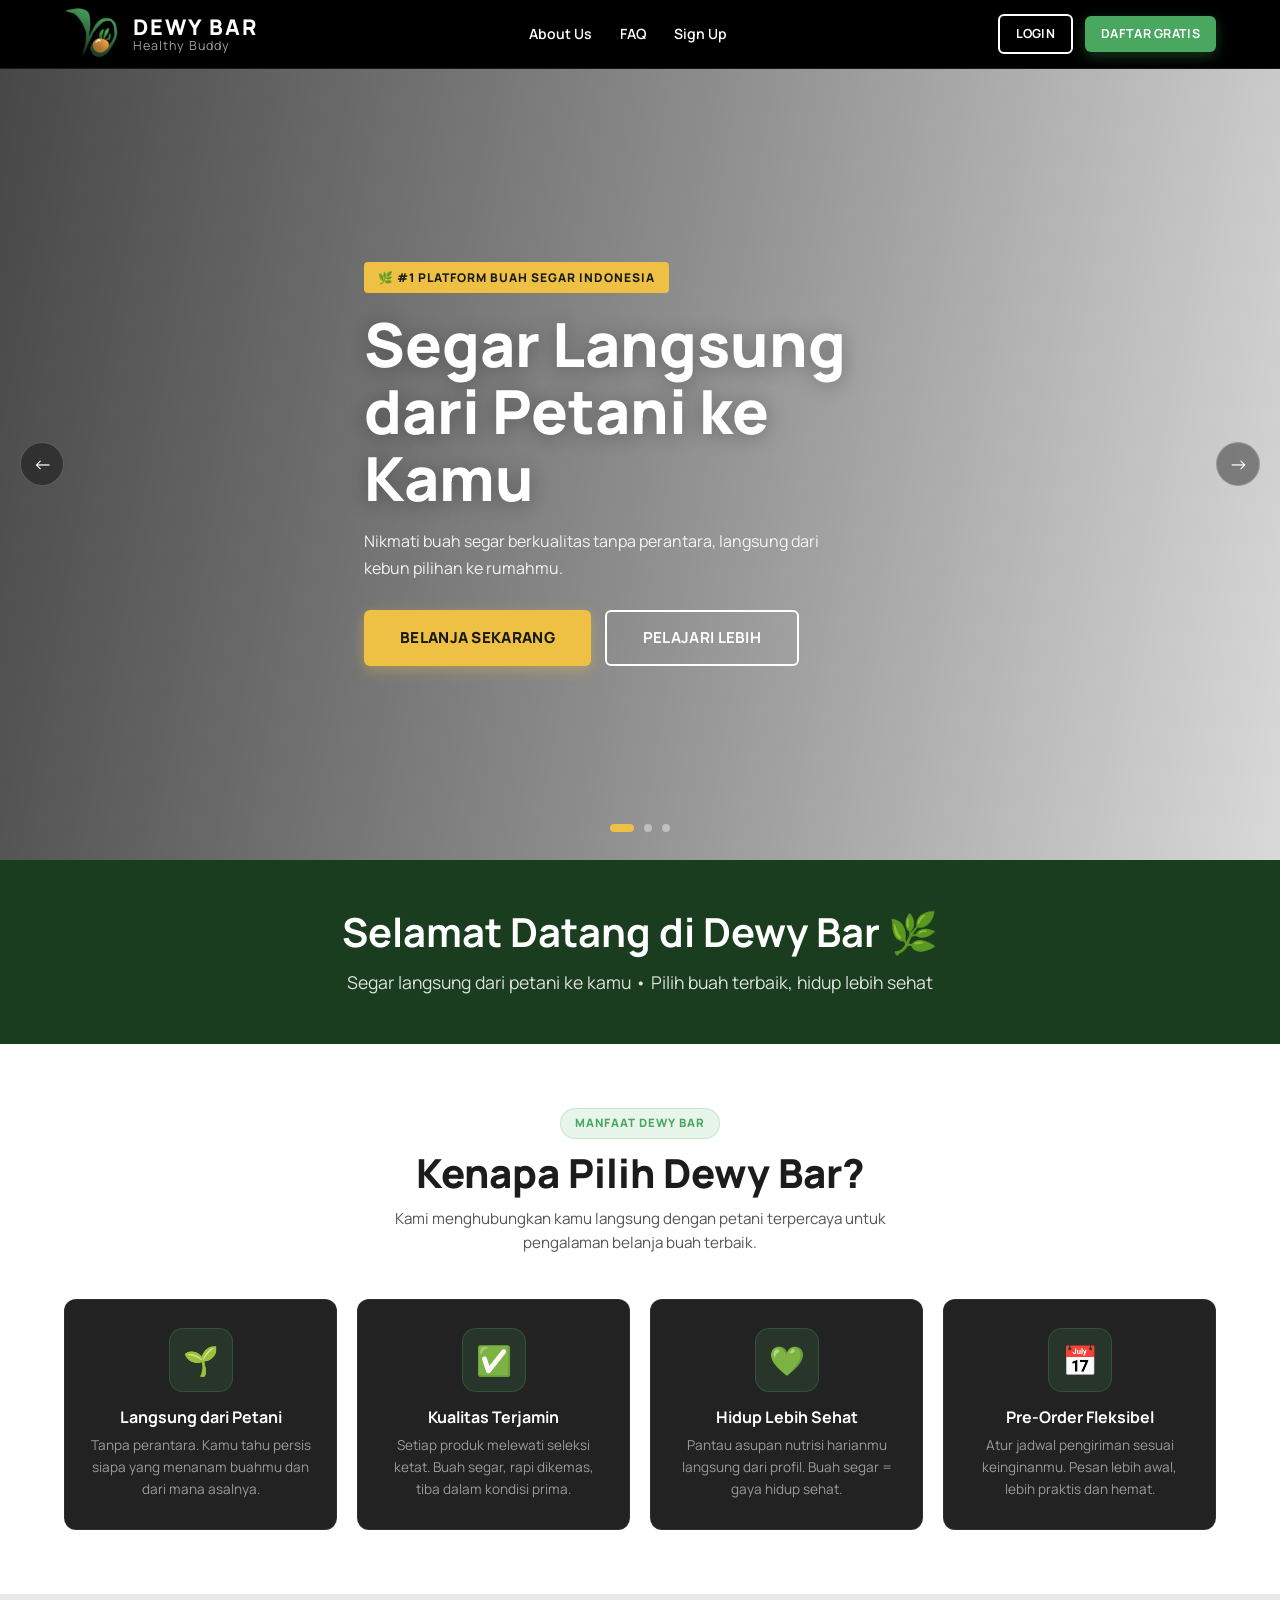
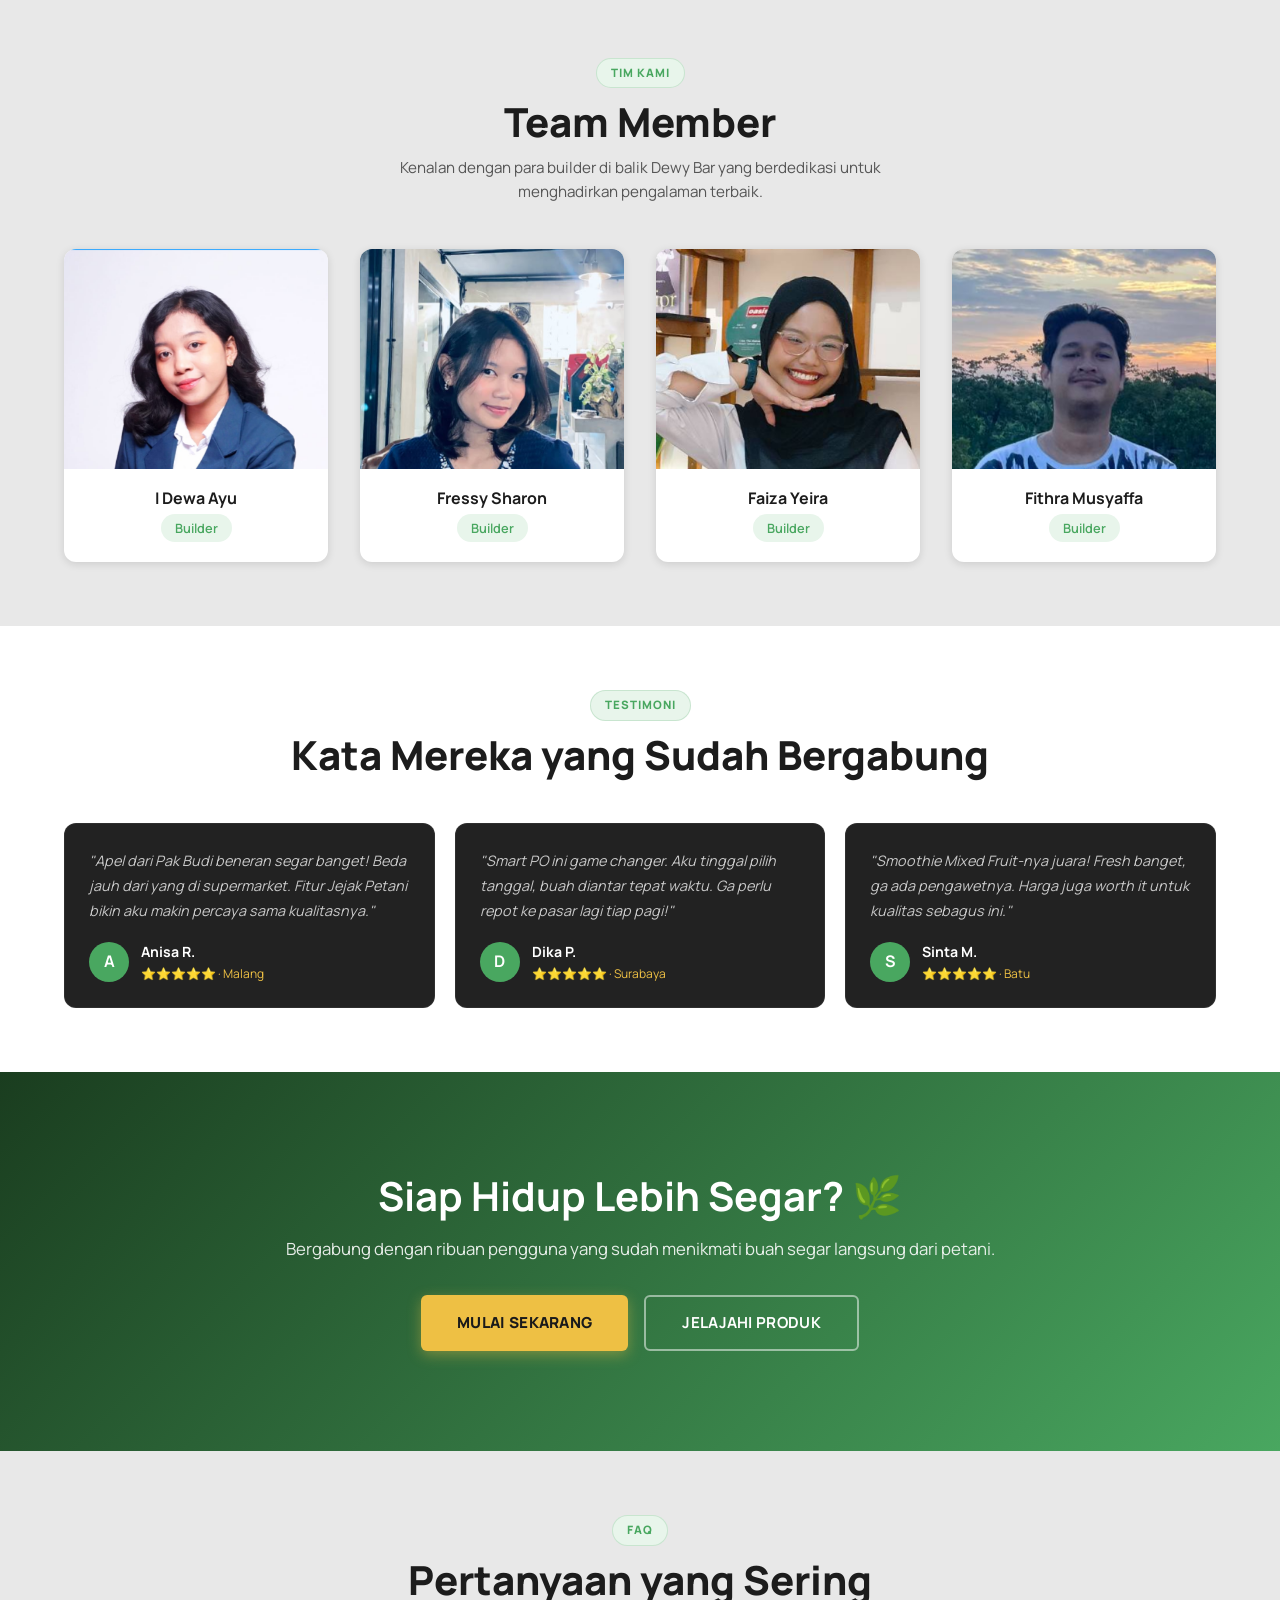
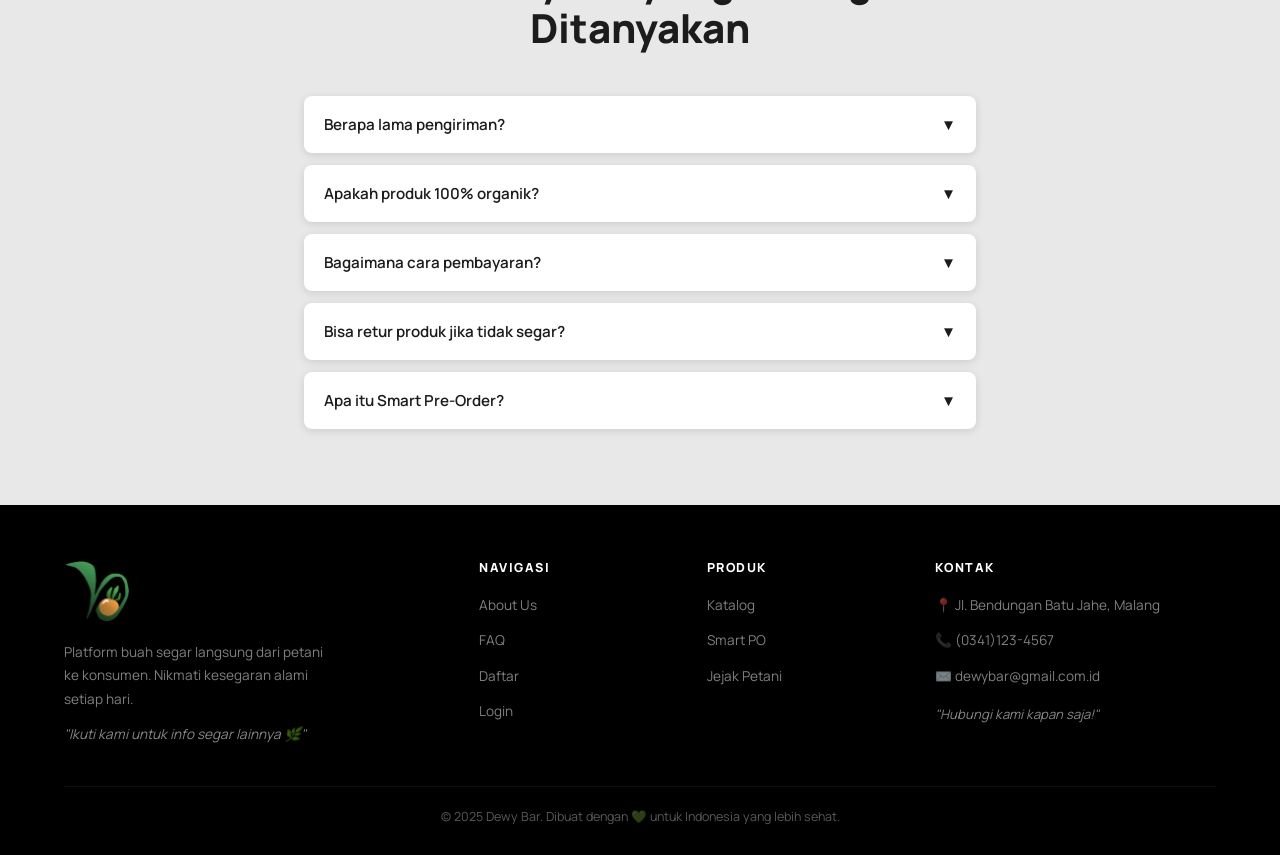
<file: frontend/pages/index.html>
<!DOCTYPE html>
<html lang="id">
<head>
  <meta charset="UTF-8" />
  <meta name="viewport" content="width=device-width, initial-scale=1.0" />
  <title>Dewy Bar 🌿 — Segar Langsung dari Petani</title>
  <link rel="stylesheet" href="../css/style.css" />
  <link rel="stylesheet" href="https://cdnjs.cloudflare.com/ajax/libs/font-awesome/6.5.1/css/all.min.css" />
  <style>
    /* extra home styles */
    .features-grid { display: grid; grid-template-columns: repeat(auto-fit, minmax(200px, 1fr)); gap: 24px; }
    .feature-item  { text-align: center; padding: 32px 20px; }
    .feature-icon  { font-size: 3rem; margin-bottom: 16px; }
    .feature-item h4 { font-family: 'Manrope', sans-serif; font-weight: 700; margin-bottom: 8px; }
    .feature-item p  { font-size: .88rem; color: var(--text-mid); }
    .cta-section {
      background: linear-gradient(135deg, var(--green-deep), var(--green-mid));
      color: var(--white); text-align: center; padding: 100px 24px;
    }
    .cta-section h2 { margin-bottom: 16px; }
    .cta-section p  { opacity: .88; margin-bottom: 32px; font-size: 1.05rem; }
    .cta-btns { display: flex; gap: 16px; justify-content: center; flex-wrap: wrap; }

    /* ── BLACK NAVBAR OVERRIDE ── */
    .navbar {
      background: #000000 !important;
      border-bottom: 1px solid rgba(255,255,255,.1) !important;
    }
    .navbar.scrolled { box-shadow: 0 4px 24px rgba(0,0,0,.5) !important; }

    /* Logo area: icon + DEWY BAR + Healthy Buddy */
    .navbar-logo-wrap {
      display: flex; align-items: center; gap: 14px; text-decoration: none;
    }
    .navbar-logo-wrap img {
      height: 52px; width: auto; object-fit: contain;
    }
    .navbar-logo-text {
      display: flex; flex-direction: column; gap: 1px;
    }
    .navbar-logo-title {
      font-family: 'Manrope', sans-serif;
      font-size: 1.35rem; font-weight: 800;
      color: #ffffff; letter-spacing: 2px;
      line-height: 1.1; text-transform: uppercase;
    }
    .navbar-logo-sub {
      font-family: 'Manrope', sans-serif;
      font-size: 0.78rem; font-weight: 400;
      color: #a0a0a0; letter-spacing: 1px;
      line-height: 1;
    }

    /* White nav links */
    .navbar .nav-links a {
      color: #ffffff !important;
    }
    .navbar .nav-links a:hover { color: #49A760 !important; }
    .navbar .nav-links a::after { background: #49A760 !important; }

    /* Login button: white outline */
    .navbar .btn-outline {
      color: #ffffff !important;
      border-color: #ffffff !important;
    }
    .navbar .btn-outline:hover {
      background: #ffffff !important;
      color: #000000 !important;
    }

    /* Hamburger white */
    .navbar .hamburger span { background: #ffffff !important; }

    /* Mobile nav dark */
    .nav-mobile {
      position: fixed; top: 72px; left: 0; right: 0;
      background: #111111; padding: 24px; z-index: 999;
      display: none; flex-direction: column; gap: 16px;
      box-shadow: 0 8px 24px rgba(0,0,0,.5);
    }
    .nav-mobile.open { display: flex; }
    .nav-mobile a { padding: 10px 0; font-weight: 600; color: #ffffff; border-bottom: 1px solid rgba(255,255,255,.1); }
    .nav-mobile a:hover { color: #49A760; }
  </style>
  <!-- Firebase SDK -->
  <!-- Firebase SDK -->
  
  
  
</head>
<body>

<!-- ═══ NAVBAR ═══ -->
<nav class="navbar">
  <div class="navbar-inner">
    <a href="index.html" class="navbar-logo-wrap">
      <img src="../images/logo-full.png" alt="Dewy Bar">
      <div class="navbar-logo-text">
        <span class="navbar-logo-title">DEWY BAR</span>
        <span class="navbar-logo-sub">Healthy Buddy</span>
      </div>
    </a>
    <ul class="nav-links" id="navLinks">
      <li><a href="#about">About Us</a></li>
      <li><a href="#faq">FAQ</a></li>
      <li><a href="signup.html">Sign Up</a></li>
    </ul>
    <div class="nav-actions">
      <a href="login.html" class="btn btn-outline btn-sm">Login</a>
      <a href="signup.html" class="btn btn-primary btn-sm">Daftar Gratis</a>
    </div>
    <button class="hamburger" id="ham" aria-label="Menu">
      <span></span><span></span><span></span>
    </button>
  </div>
</nav>
<div class="nav-mobile" id="navMobile">
  <a href="#about">About Us</a>
  <a href="#faq">FAQ</a>
  <a href="signup.html">Sign Up</a>
  <a href="login.html">Login</a>
</div>

<!-- ═══ HERO SLIDER ═══ -->
<section class="hero-slider" id="heroSlider">
  <!-- Slide 1 -->
  <div class="slide active" data-index="0">
    <div class="slide-bg" style="background-image: url('https://images.unsplash.com/photo-1610832958506-aa56368176cf?w=1600&auto=format&fit=crop');"></div>
    <div class="slide-content container">
      <div class="slide-label">🌿 #1 Platform Buah Segar Indonesia</div>
      <h1>Segar Langsung dari Petani ke Kamu</h1>
      <p>Nikmati buah segar berkualitas tanpa perantara, langsung dari kebun pilihan ke rumahmu.</p>
      <div class="slide-btns">
        <a href="signup.html" class="btn btn-gold btn-lg">Belanja Sekarang</a>
        <a href="#about" class="btn btn-outline btn-lg" style="color:white;border-color:white;">Pelajari Lebih</a>
      </div>
    </div>
  </div>
  <!-- Slide 2 -->
  <div class="slide" data-index="1">
    <div class="slide-bg" style="background-image: url('https://images.unsplash.com/photo-1577234286642-fc512a5f8f11?w=1600&auto=format&fit=crop');"></div>
    <div class="slide-content container">
      <div class="slide-label">🍎 Solusi Buah Berkualitas</div>
      <h1>Capek Dapat Buah Kurang Fresh?</h1>
      <p>Dewy Bar hadir dengan produk segar, transparan, dan langsung dari sumbernya — dijamin kualitasnya.</p>
      <div class="slide-btns">
        <a href="signup.html" class="btn btn-gold btn-lg">Lihat Produk</a>
      </div>
    </div>
  </div>
  <!-- Slide 3 -->
  <div class="slide" data-index="2">
    <div class="slide-bg" style="background-image: url('https://images.unsplash.com/photo-1464226184884-fa280b87c399?w=1600&auto=format&fit=crop');"></div>
    <div class="slide-content container">
      <div class="slide-label">🌱 Fitur Unggulan</div>
      <h1>Atur Pesanan & Kenali Petaninya</h1>
      <p>Pilih jadwal pengiriman dan lihat langsung siapa yang menanam buahmu. Transparan dari kebun ke meja.</p>
      <div class="slide-btns">
        <a href="signup.html" class="btn btn-gold btn-lg">Coba Smart PO</a>
        <a href="#farmers" class="btn btn-outline btn-lg" style="color:white;border-color:white;">Jejak Petani</a>
      </div>
    </div>
  </div>

  <!-- Controls -->
  <button class="slider-arrow prev" id="sliderPrev" aria-label="Sebelumnya">&#8592;</button>
  <button class="slider-arrow next" id="sliderNext" aria-label="Berikutnya">&#8594;</button>
  <div class="slider-controls">
    <div class="dot active" data-dot="0"></div>
    <div class="dot" data-dot="1"></div>
    <div class="dot" data-dot="2"></div>
  </div>
</section>

<!-- ═══ SELAMAT DATANG ═══ -->
<section class="section" style="background: var(--green-deep); color: white; padding: 48px 0; text-align: center;">
  <div class="container">
    <h2>Selamat Datang di Dewy Bar 🌿</h2>
    <p style="opacity:.85; margin-top:12px; font-size:1.1rem;">
      Segar langsung dari petani ke kamu • Pilih buah terbaik, hidup lebih sehat
    </p>
  </div>
</section>

<!-- ═══ MANFAAT ═══ -->
<section class="section" id="about">
  <div class="container">
    <div class="section-header fade-up">
      <div class="badge-pill">Manfaat Dewy Bar</div>
      <h2>Kenapa Pilih Dewy Bar?</h2>
      <p>Kami menghubungkan kamu langsung dengan petani terpercaya untuk pengalaman belanja buah terbaik.</p>
    </div>
    <div class="benefits-grid">
      <div class="benefit-card fade-up">
        <div class="benefit-icon">🌱</div>
        <h3>Langsung dari Petani</h3>
        <p>Tanpa perantara. Kamu tahu persis siapa yang menanam buahmu dan dari mana asalnya.</p>
      </div>
      <div class="benefit-card fade-up">
        <div class="benefit-icon">✅</div>
        <h3>Kualitas Terjamin</h3>
        <p>Setiap produk melewati seleksi ketat. Buah segar, rapi dikemas, tiba dalam kondisi prima.</p>
      </div>
      <div class="benefit-card fade-up">
        <div class="benefit-icon">💚</div>
        <h3>Hidup Lebih Sehat</h3>
        <p>Pantau asupan nutrisi harianmu langsung dari profil. Buah segar = gaya hidup sehat.</p>
      </div>
      <div class="benefit-card fade-up">
        <div class="benefit-icon">📅</div>
        <h3>Pre-Order Fleksibel</h3>
        <p>Atur jadwal pengiriman sesuai keinginanmu. Pesan lebih awal, lebih praktis dan hemat.</p>
      </div>
    </div>
  </div>
</section>

<!-- ═══ TEAM MEMBER ═══ -->
<section class="section" style="background: var(--cream-dark);">
  <div class="container">
    <div class="section-header fade-up">
      <div class="badge-pill">Tim Kami</div>
      <h2>Team Member</h2>
      <p>Kenalan dengan para builder di balik Dewy Bar yang berdedikasi untuk menghadirkan pengalaman terbaik.</p>
    </div>
    <div class="team-grid" style="display:grid;grid-template-columns:repeat(auto-fit,minmax(220px,1fr));gap:32px;">
      <div class="team-card fade-up" style="background:var(--white);border-radius:var(--radius);overflow:hidden;box-shadow:var(--shadow-sm);text-align:center;transition:var(--transition);" onmouseover="this.style.transform='translateY(-8px)';this.style.boxShadow='0 16px 48px rgba(73,167,96,.18)'" onmouseout="this.style.transform='';this.style.boxShadow='var(--shadow-sm)'">
        <div style="height:220px;overflow:hidden;">
          <img src="../images/ayu.png" alt="I Dewa Ayu" style="width:100%;height:100%;object-fit:cover;object-position:center top;">
        </div>
        <div style="padding:20px;">
          <h4 style="font-weight:700;font-size:1rem;color:var(--text-dark);margin-bottom:6px;">I Dewa Ayu</h4>
          <span style="display:inline-block;background:var(--green-pale);color:var(--green-mid);padding:4px 14px;border-radius:50px;font-size:.8rem;font-weight:600;">Builder</span>
        </div>
      </div>
      <div class="team-card fade-up" style="background:var(--white);border-radius:var(--radius);overflow:hidden;box-shadow:var(--shadow-sm);text-align:center;transition:var(--transition);" onmouseover="this.style.transform='translateY(-8px)';this.style.boxShadow='0 16px 48px rgba(73,167,96,.18)'" onmouseout="this.style.transform='';this.style.boxShadow='var(--shadow-sm)'">
        <div style="height:220px;overflow:hidden;">
          <img src="../images/fressy.png" alt="Fressy Sharon" style="width:100%;height:100%;object-fit:cover;object-position:center top;">
        </div>
        <div style="padding:20px;">
          <h4 style="font-weight:700;font-size:1rem;color:var(--text-dark);margin-bottom:6px;">Fressy Sharon</h4>
          <span style="display:inline-block;background:var(--green-pale);color:var(--green-mid);padding:4px 14px;border-radius:50px;font-size:.8rem;font-weight:600;">Builder</span>
        </div>
      </div>
      <div class="team-card fade-up" style="background:var(--white);border-radius:var(--radius);overflow:hidden;box-shadow:var(--shadow-sm);text-align:center;transition:var(--transition);" onmouseover="this.style.transform='translateY(-8px)';this.style.boxShadow='0 16px 48px rgba(73,167,96,.18)'" onmouseout="this.style.transform='';this.style.boxShadow='var(--shadow-sm)'">
        <div style="height:220px;overflow:hidden;">
          <img src="../images/faiza.png" alt="Faiza Yeira" style="width:100%;height:100%;object-fit:cover;object-position:center top;">
        </div>
        <div style="padding:20px;">
          <h4 style="font-weight:700;font-size:1rem;color:var(--text-dark);margin-bottom:6px;">Faiza Yeira</h4>
          <span style="display:inline-block;background:var(--green-pale);color:var(--green-mid);padding:4px 14px;border-radius:50px;font-size:.8rem;font-weight:600;">Builder</span>
        </div>
      </div>
      <div class="team-card fade-up" style="background:var(--white);border-radius:var(--radius);overflow:hidden;box-shadow:var(--shadow-sm);text-align:center;transition:var(--transition);" onmouseover="this.style.transform='translateY(-8px)';this.style.boxShadow='0 16px 48px rgba(73,167,96,.18)'" onmouseout="this.style.transform='';this.style.boxShadow='var(--shadow-sm)'">
        <div style="height:220px;overflow:hidden;">
          <img src="../images/fithra.png" alt="Fithra Musyaffa" style="width:100%;height:100%;object-fit:cover;object-position:center top;">
        </div>
        <div style="padding:20px;">
          <h4 style="font-weight:700;font-size:1rem;color:var(--text-dark);margin-bottom:6px;">Fithra Musyaffa</h4>
          <span style="display:inline-block;background:var(--green-pale);color:var(--green-mid);padding:4px 14px;border-radius:50px;font-size:.8rem;font-weight:600;">Builder</span>
        </div>
      </div>
    </div>
  </div>
</section>

<!-- ═══ TESTIMONI ═══ -->
<section class="section">
  <div class="container">
    <div class="section-header fade-up">
      <div class="badge-pill">Testimoni</div>
      <h2>Kata Mereka yang Sudah Bergabung</h2>
    </div>
    <div class="testimonials-grid">
      <div class="testimonial-card fade-up">
        <p>"Apel dari Pak Budi beneran segar banget! Beda jauh dari yang di supermarket. Fitur Jejak Petani bikin aku makin percaya sama kualitasnya."</p>
        <div class="reviewer">
          <div class="reviewer-avatar">A</div>
          <div>
            <div class="reviewer-name">Anisa R.</div>
            <div class="reviewer-detail">⭐⭐⭐⭐⭐ · Malang</div>
          </div>
        </div>
      </div>
      <div class="testimonial-card fade-up">
        <p>"Smart PO ini game changer. Aku tinggal pilih tanggal, buah diantar tepat waktu. Ga perlu repot ke pasar lagi tiap pagi!"</p>
        <div class="reviewer">
          <div class="reviewer-avatar">D</div>
          <div>
            <div class="reviewer-name">Dika P.</div>
            <div class="reviewer-detail">⭐⭐⭐⭐⭐ · Surabaya</div>
          </div>
        </div>
      </div>
      <div class="testimonial-card fade-up">
        <p>"Smoothie Mixed Fruit-nya juara! Fresh banget, ga ada pengawetnya. Harga juga worth it untuk kualitas sebagus ini."</p>
        <div class="reviewer">
          <div class="reviewer-avatar">S</div>
          <div>
            <div class="reviewer-name">Sinta M.</div>
            <div class="reviewer-detail">⭐⭐⭐⭐⭐ · Batu</div>
          </div>
        </div>
      </div>
    </div>
  </div>
</section>

<!-- ═══ CTA ═══ -->
<section class="cta-section">
  <div class="container">
    <h2>Siap Hidup Lebih Segar? 🌿</h2>
    <p>Bergabung dengan ribuan pengguna yang sudah menikmati buah segar langsung dari petani.</p>
    <div class="cta-btns">
      <a href="signup.html" class="btn btn-gold btn-lg">Mulai Sekarang</a>
      <a href="katalog.html" class="btn btn-outline btn-lg" style="color:white;border-color:rgba(255,255,255,.5);">Jelajahi Produk</a>
    </div>
  </div>
</section>

<!-- ═══ FAQ ═══ -->
<section class="section" id="faq" style="background: var(--cream-dark);">
  <div class="container" style="max-width: 720px;">
    <div class="section-header fade-up">
      <div class="badge-pill">FAQ</div>
      <h2>Pertanyaan yang Sering Ditanyakan</h2>
    </div>
    <div id="faqList"></div>
  </div>
</section>

<!-- ═══ FOOTER ═══ -->
<footer>
  <div class="container">
    <div class="footer-grid">
      <div>
        <img src="../images/logo-full.png" alt="Dewy Bar" style="height:64px;width:auto;object-fit:contain;margin-bottom:16px;">
        <p class="footer-desc">Platform buah segar langsung dari petani ke konsumen. Nikmati kesegaran alami setiap hari.</p>
        <p style="margin-top:12px; font-size:.85rem; font-style:italic; opacity:.7;">"Ikuti kami untuk info segar lainnya 🌿"</p>
      </div>
      <div class="footer-col">
        <h4>Navigasi</h4>
        <ul>
          <li><a href="#about">About Us</a></li>
          <li><a href="#faq">FAQ</a></li>
          <li><a href="signup.html">Daftar</a></li>
          <li><a href="login.html">Login</a></li>
        </ul>
      </div>
      <div class="footer-col">
        <h4>Produk</h4>
        <ul>
          <li><a href="katalog.html">Katalog</a></li>
          <li><a href="smartpo.html">Smart PO</a></li>
          <li><a href="jejak-petani.html">Jejak Petani</a></li>
        </ul>
      </div>
      <div class="footer-col">
        <h4>Kontak</h4>
        <ul>
          <li><a href="#">📍 Jl. Bendungan Batu Jahe, Malang</a></li>
          <li><a href="#">📞 (0341)123-4567</a></li>
          <li><a href="#">✉️ dewybar@gmail.com.id</a></li>
        </ul>
        <p style="margin-top:16px; font-size:.82rem; font-style:italic; opacity:.7;">"Hubungi kami kapan saja!"</p>
      </div>
    </div>
    <div class="footer-bottom">
      <p>© 2025 Dewy Bar. Dibuat dengan 💚 untuk Indonesia yang lebih sehat.</p>
    </div>
  </div>
</footer>

<script src="app.js"></script>
<script>
  // ── Slider ─────────────────────────────────────────────────
  let current = 0;
  const slides = document.querySelectorAll('.slide');
  const dots   = document.querySelectorAll('.dot');

  function goSlide(n) {
    slides[current].classList.remove('active');
    dots[current].classList.remove('active');
    current = (n + slides.length) % slides.length;
    slides[current].classList.add('active');
    dots[current].classList.add('active');
  }

  document.getElementById('sliderPrev').onclick = () => goSlide(current - 1);
  document.getElementById('sliderNext').onclick = () => goSlide(current + 1);
  dots.forEach(d => d.addEventListener('click', () => goSlide(+d.dataset.dot)));

  const autoSlide = setInterval(() => goSlide(current + 1), 5000);

  // ── Mobile nav ─────────────────────────────────────────────
  document.getElementById('ham').onclick = () => {
    document.getElementById('navMobile').classList.toggle('open');
  };

  // ── FAQ ────────────────────────────────────────────────────
  const faqs = [
    { q: 'Berapa lama pengiriman?',        a: 'Umumnya 1–2 hari kerja. Dengan Smart PO kamu bisa atur jadwal sesuai keinginan.' },
    { q: 'Apakah produk 100% organik?',    a: 'Sebagian besar petani kami menggunakan metode organik. Lihat detail produk untuk info lengkap.' },
    { q: 'Bagaimana cara pembayaran?',     a: 'Saat ini mendukung QRIS yang bisa digunakan di semua aplikasi e-wallet dan mobile banking.' },
    { q: 'Bisa retur produk jika tidak segar?', a: 'Bisa! Hubungi kami dalam 24 jam setelah produk diterima dan kami akan proses penggantian.' },
    { q: 'Apa itu Smart Pre-Order?',       a: 'Fitur untuk memesan buah di muka dengan memilih tanggal & lokasi pengiriman. Kamu juga bisa lihat siapa saja yang order di lokasi sama.' },
  ];

  const faqList = document.getElementById('faqList');
  faqs.forEach((f, i) => {
    faqList.innerHTML += `
      <div style="background:var(--white);border-radius:var(--radius-sm);margin-bottom:12px;overflow:hidden;box-shadow:var(--shadow-sm);">
        <button onclick="toggleFaq(${i})" id="faqBtn${i}" style="width:100%;padding:18px 20px;text-align:left;font-weight:600;font-size:.95rem;display:flex;justify-content:space-between;align-items:center;color:var(--text-dark);">
          ${f.q} <span id="faqArrow${i}" style="transition:.3s;">▼</span>
        </button>
        <div id="faqBody${i}" style="max-height:0;overflow:hidden;transition:.3s;padding:0 20px;">
          <p style="padding-bottom:16px;color:var(--text-mid);font-size:.9rem;">${f.a}</p>
        </div>
      </div>`;
  });

  function toggleFaq(i) {
    const body  = document.getElementById('faqBody' + i);
    const arrow = document.getElementById('faqArrow' + i);
    const open  = body.style.maxHeight !== '0px' && body.style.maxHeight !== '';
    body.style.maxHeight  = open ? '0' : '200px';
    arrow.style.transform = open ? '' : 'rotate(180deg)';
  }

  // Redirect if already logged in
  redirectIfLoggedIn();
</script>
</body>
</html>
</file>
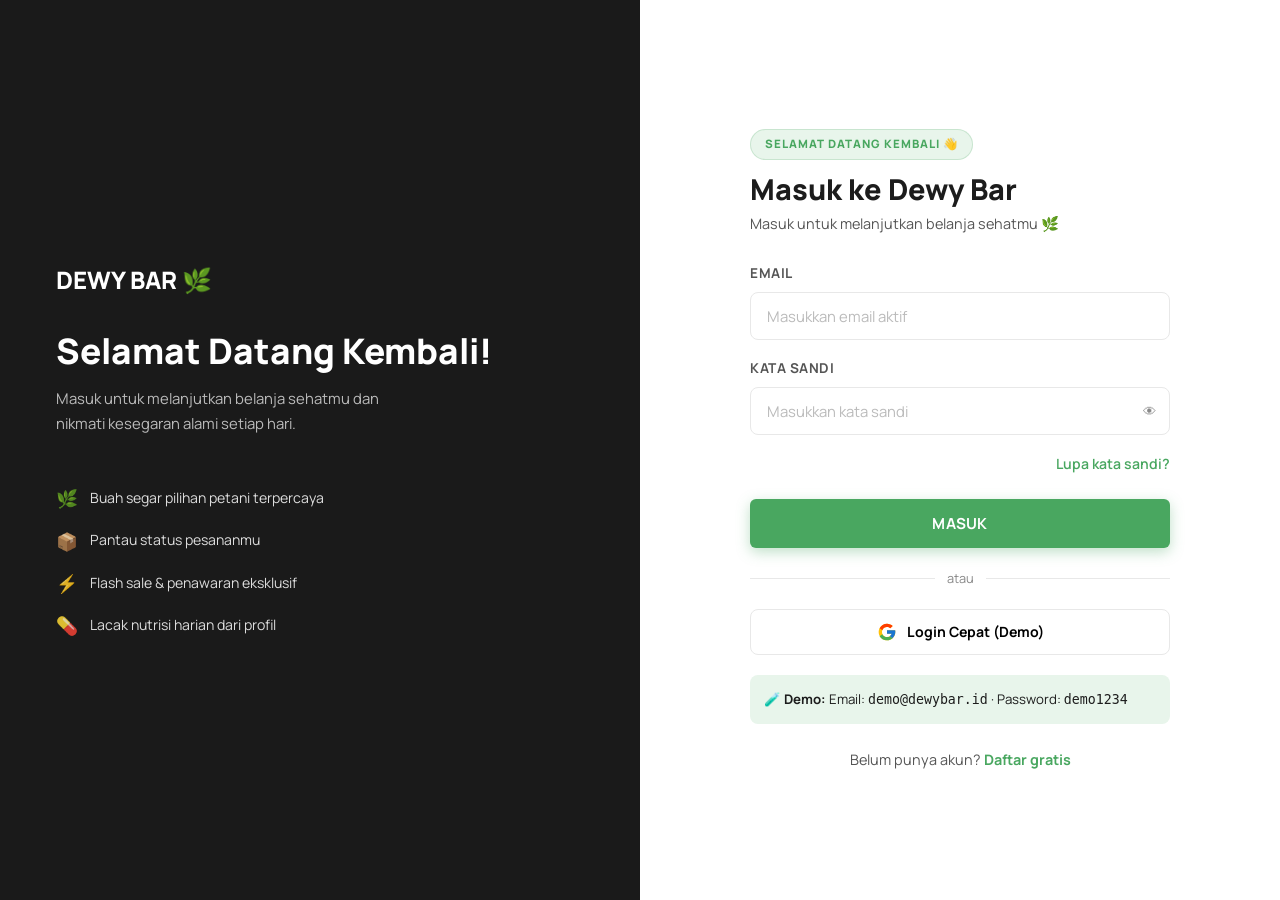
<file: frontend/pages/checkout.html>
<!DOCTYPE html>
<html lang="id">
<head>
  <meta charset="UTF-8" />
  <meta name="viewport" content="width=device-width, initial-scale=1.0" />
  <title>Checkout — Dewy Bar 🌿</title>
  <link rel="stylesheet" href="../css/style.css" />
  <style>
    .page-hero {
      background: linear-gradient(135deg, var(--green-deep), var(--green-mid));
      padding: 110px 0 48px; color: var(--white);
    }
    .checkout-layout {
      display: grid; grid-template-columns: 1fr 380px; gap: 32px; align-items: start;
    }
    .checkout-card {
      background: var(--white); border-radius: var(--radius);
      padding: 32px; box-shadow: var(--shadow-sm); margin-bottom: 20px;
    }
    .checkout-card h3 {
      font-family: 'Manrope', sans-serif; font-weight: 700;
      margin-bottom: 20px; display: flex; align-items: center; gap: 10px;
    }
    .step-badge {
      width: 28px; height: 28px; border-radius: 50%;
      background: var(--green-mid); color: var(--white);
      font-size: .8rem; font-weight: 700;
      display: inline-flex; align-items: center; justify-content: center;
    }
    .checkout-item {
      display: flex; align-items: center; gap: 14px;
      padding: 14px 0; border-bottom: 1px solid var(--cream-dark);
    }
    .checkout-item:last-child { border: none; }
    .checkout-item-img {
      width: 52px; height: 52px; border-radius: var(--radius-sm);
      background: var(--green-pale); display: flex; align-items: center;
      justify-content: center; font-size: 1.6rem; flex-shrink: 0;
    }
    .progress-steps {
      display: flex; align-items: center; gap: 0;
      margin-bottom: 40px; padding: 0 24px;
    }
    .progress-step {
      display: flex; flex-direction: column; align-items: center; gap: 6px;
      flex: 1;
    }
    .step-circle {
      width: 36px; height: 36px; border-radius: 50%;
      background: var(--cream-dark); color: var(--text-light);
      display: flex; align-items: center; justify-content: center;
      font-weight: 700; font-size: .85rem; position: relative; z-index: 1;
    }
    .step-circle.active { background: var(--green-mid); color: var(--white); }
    .step-circle.done   { background: var(--green-light); color: var(--white); }
    .step-line {
      flex: 1; height: 2px; background: var(--cream-dark); margin: 0 -2px; margin-bottom: 22px;
    }
    .step-line.done { background: var(--green-light); }
    .step-label { font-size: .75rem; color: var(--text-light); font-weight: 500; text-align: center; }
  </style>
  <!-- Firebase SDK -->
  <!-- Firebase SDK -->
  
  
  
</head>
<body>

<!-- ═══ NAVBAR ═══ -->
<nav class="navbar">
  <div class="navbar-inner">
    <a href="home-loggedin.html" class="navbar-logo-wrap">
      <img src="../images/logo-full.png" alt="Dewy Bar" style="height:48px;width:auto;object-fit:contain;">
      <div class="navbar-logo-text">
        <span class="navbar-logo-title">DEWY BAR</span>
        <span class="navbar-logo-sub">Healthy Buddy</span>
      </div>
    </a>
    <ul class="nav-links">
      <li><a href="katalog.html">Katalog</a></li>
      <li><a href="smartpo.html">Smart PO</a></li>
    </ul>
    <div class="nav-actions">
      <a href="keranjang.html" class="nav-cart">🛒 <span class="cart-badge">0</span></a>
    </div>
  </div>
</nav>

<!-- ═══ PAGE HERO ═══ -->
<section class="page-hero">
  <div class="container">
    <div class="badge-pill" style="background:rgba(255,255,255,.2);color:white;margin-bottom:12px;">📦 Pemesanan</div>
    <h1>Hampir Selesai! 🎉</h1>
    <p style="opacity:.8;margin-top:8px;">Periksa pesananmu sebelum pembayaran</p>
  </div>
</section>

<!-- ═══ PROGRESS STEPS ═══ -->
<section style="padding: 36px 0 0; background: var(--white);">
  <div class="container" style="max-width: 700px;">
    <div class="progress-steps">
      <div class="progress-step">
        <div class="step-circle done">✓</div>
        <span class="step-label">Keranjang</span>
      </div>
      <div class="step-line done"></div>
      <div class="progress-step">
        <div class="step-circle active">2</div>
        <span class="step-label">Checkout</span>
      </div>
      <div class="step-line"></div>
      <div class="progress-step">
        <div class="step-circle">3</div>
        <span class="step-label">Pembayaran</span>
      </div>
      <div class="step-line"></div>
      <div class="progress-step">
        <div class="step-circle">4</div>
        <span class="step-label">Selesai</span>
      </div>
    </div>
  </div>
</section>

<!-- ═══ CHECKOUT CONTENT ═══ -->
<section class="section">
  <div class="container">

    <div id="loadingState" style="text-align:center;padding:60px;">
      <div class="spinner" style="margin:0 auto;"></div>
      <p style="margin-top:12px;color:var(--text-light);">Memuat data pesanan...</p>
    </div>

    <div id="checkoutContent" class="checkout-layout hidden">
      <!-- Left column -->
      <div>

        <!-- Delivery address -->
        <div class="checkout-card">
          <h3><span class="step-badge">1</span> Alamat Pengiriman</h3>
          <div class="form-group" style="margin-bottom:12px;">
            <label for="recipientName">Nama Penerima</label>
            <input type="text" id="recipientName" class="form-control" placeholder="Nama penerima" />
          </div>
          <div class="form-group" style="margin-bottom:0;">
            <label for="deliveryAddress">Alamat Lengkap</label>
            <input type="text" id="deliveryAddress" class="form-control" placeholder="Jl. Segar No.1, Kota, Provinsi" />
          </div>
        </div>

        <!-- Delivery date -->
        <div class="checkout-card">
          <h3><span class="step-badge">2</span> Jadwal Pengiriman</h3>
          <div class="form-group" style="margin-bottom:0;">
            <label for="deliveryDate">Pilih Tanggal Pengiriman</label>
            <input type="date" id="deliveryDate" class="form-control" />
          </div>
          <p style="font-size:.82rem;color:var(--text-light);margin-top:8px;">
            💡 Pengiriman tersedia Senin–Sabtu. Gunakan Smart PO untuk jadwal lebih fleksibel.
          </p>
        </div>

        <!-- Order items -->
        <div class="checkout-card">
          <h3><span class="step-badge">3</span> Produk Dipesan</h3>
          <div id="checkoutItems"></div>
        </div>

      </div>

      <!-- Right: summary -->
      <div class="order-summary" style="position:sticky;top:100px;">
        <h3>Ringkasan Pesanan</h3>
        <div class="summary-row">
          <span id="coItemCount">0 produk</span>
          <span id="coSubtotal">Rp 0</span>
        </div>
        <div class="summary-row">
          <span>Ongkos Kirim</span>
          <span style="color:var(--green-mid);font-weight:600;">Gratis 🎉</span>
        </div>
        <div class="summary-row" id="coDiscountRow" style="display:none;">
          <span style="color:var(--green-mid);">Diskon</span>
          <span style="color:var(--green-mid);" id="coDiscountVal">- Rp 0</span>
        </div>
        <div class="summary-row total" style="margin-top:12px;padding-top:16px;border-top:2px solid var(--cream-dark);">
          <span>Total Bayar</span>
          <span id="coTotal">Rp 0</span>
        </div>

        <button class="btn btn-primary btn-full btn-lg" style="margin-top:20px;" onclick="placeOrder()">
          Lanjut ke Pembayaran →
        </button>
        <p style="text-align:center;font-size:.8rem;color:var(--text-light);margin-top:12px;">
          🔒 Data kamu aman bersama Dewy Bar
        </p>

        <div style="border-top:1px solid var(--cream-dark);margin-top:20px;padding-top:16px;">
          <a href="keranjang.html" style="display:flex;align-items:center;gap:8px;justify-content:center;font-size:.88rem;color:var(--text-mid);">
            ← Kembali ke Keranjang
          </a>
        </div>
      </div>
    </div>

  </div>
</section>

<script src="app.js"></script>

<script>
  requireAuth();

  const emojiMap = { apel:'🍎', mangga:'🥭', pisang:'🍌', pepaya:'🧡', semangka:'🍉', jeruk:'🍊', jus:'🥤', smoothie:'🥤', fruit:'🍱' };
  function getEmoji(name) {
    return Object.entries(emojiMap).find(([k]) => name.toLowerCase().includes(k))?.[1] || '🍃';
  }

  // Set min delivery date = tomorrow
  const tomorrow = new Date();
  tomorrow.setDate(tomorrow.getDate() + 1);
  document.getElementById('deliveryDate').min   = tomorrow.toISOString().split('T')[0];
  document.getElementById('deliveryDate').value = tomorrow.toISOString().split('T')[0];

  // Pre-fill user data
  const user = Auth.getUser();
  if (user) {
    document.getElementById('recipientName').value    = user.name;
    document.getElementById('deliveryAddress').value  = user.address;
  }

  const discount = parseFloat(localStorage.getItem('dewybar_checkout_discount') || '0');

  async function loadCheckout() {
    try {
      const cart = await API.getCart();
      document.getElementById('loadingState').classList.add('hidden');

      if (!cart.items || !cart.items.length) {
        window.location.href = 'keranjang.html';
        return;
      }

      document.getElementById('checkoutContent').classList.remove('hidden');

      document.getElementById('checkoutItems').innerHTML = cart.items.map(item => {
        const price = item.flash_sale ? item.sale_price : item.price;
        return `
          <div class="checkout-item">
            <div class="checkout-item-img">${getEmoji(item.name)}</div>
            <div style="flex:1;">
              <div style="font-weight:700;margin-bottom:2px;">${item.name}</div>
              <div style="font-size:.82rem;color:var(--text-light);">
                ${item.weight}g · Qty: ${item.qty}
              </div>
            </div>
            <div style="font-weight:700;color:var(--green-deep);">${formatRp(price * item.qty)}</div>
          </div>`;
      }).join('');

      const total = Math.max(0, cart.total - discount);
      document.getElementById('coItemCount').textContent = `${cart.items.length} produk`;
      document.getElementById('coSubtotal').textContent  = formatRp(cart.total);
      document.getElementById('coTotal').textContent     = formatRp(total);

      if (discount > 0) {
        document.getElementById('coDiscountRow').style.display = 'flex';
        document.getElementById('coDiscountVal').textContent   = '- ' + formatRp(discount);
      }

      localStorage.setItem('dewybar_checkout_total', total);

    } catch (err) {
      document.getElementById('loadingState').innerHTML =
        `<p style="color:#e74c3c;text-align:center;">Gagal memuat: ${err.message}</p>`;
    }
  }

  async function placeOrder() {
    const address  = document.getElementById('deliveryAddress').value.trim();
    const date     = document.getElementById('deliveryDate').value;
    if (!address)  { showToast('⚠️','Lengkapi Data','Alamat pengiriman wajib diisi'); return; }
    if (!date)     { showToast('⚠️','Lengkapi Data','Tanggal pengiriman wajib dipilih'); return; }

    const btn = document.querySelector('#checkoutContent button.btn-primary');
    btn.textContent = 'Memproses...';
    btn.disabled    = true;

    try {
      const res = await API.createOrder({
        address,
        delivery_date:  date,
        payment_method: 'QRIS',
        discount:       discount,
      });
      localStorage.setItem('dewybar_order_id', res.order_id);
      localStorage.setItem('dewybar_order_total', res.total);
      localStorage.removeItem('dewybar_checkout_discount');
      window.location.href = 'payment.html';
    } catch (err) {
      showToast('❌','Gagal',err.message);
      btn.textContent = 'Lanjut ke Pembayaran →';
      btn.disabled    = false;
    }
  }

  loadCheckout();
</script>
</body>
</html>
</file>
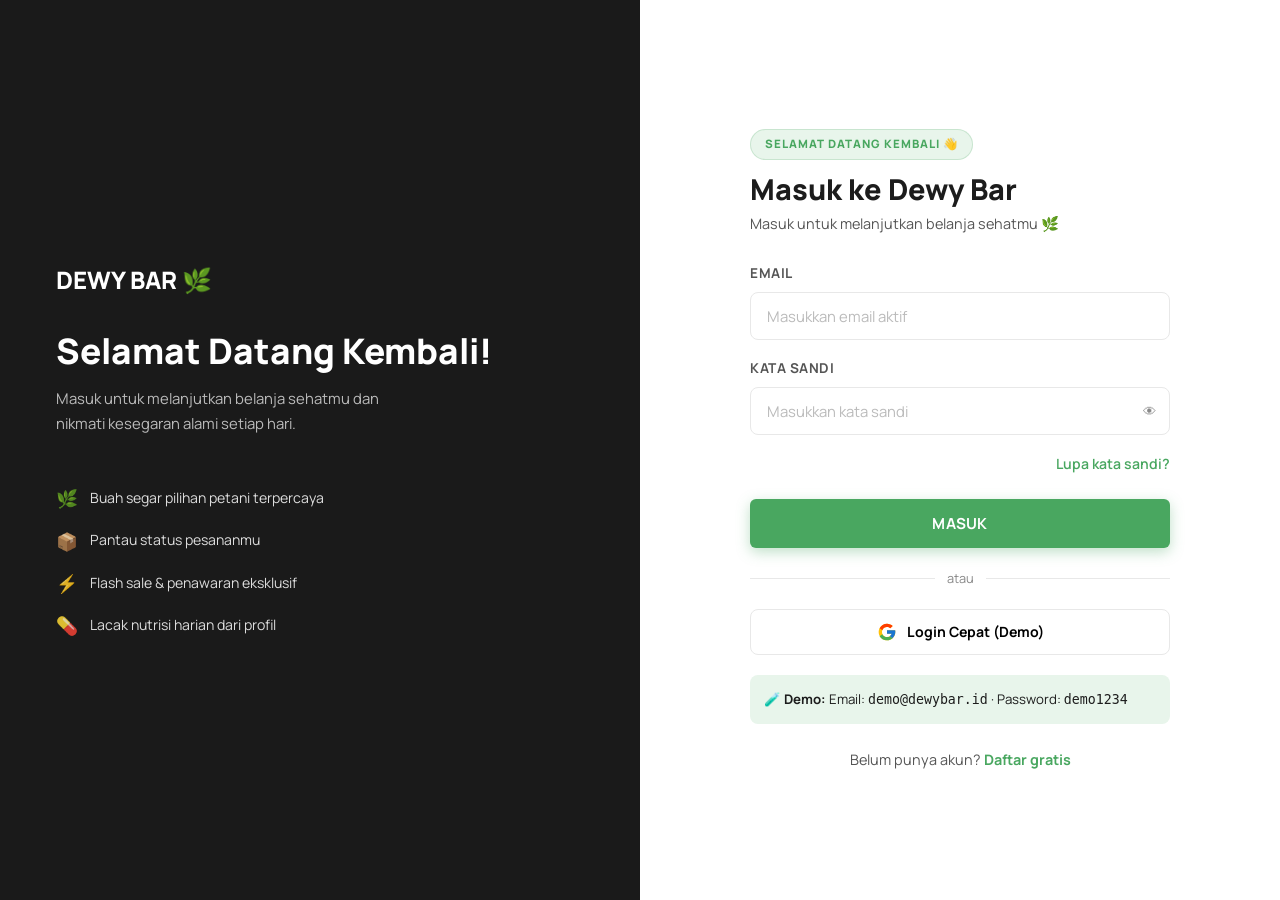
<file: frontend/pages/home-loggedin.html>
<!DOCTYPE html>
<html lang="id">
<head>
  <meta charset="UTF-8" />
  <meta name="viewport" content="width=device-width, initial-scale=1.0" />
  <title>Beranda — Dewy Bar 🌿</title>
  <link rel="stylesheet" href="../css/style.css" />
  <link rel="stylesheet" href="https://cdnjs.cloudflare.com/ajax/libs/font-awesome/6.5.1/css/all.min.css" />
  <style>
    .greeting-hero {
      background: linear-gradient(135deg, var(--green-deep) 0%, var(--green-mid) 60%, #5dba8a 100%);
      padding: 120px 0 72px; color: var(--white); position: relative; overflow: hidden;
    }
    .greeting-hero::before {
      content: '🍎🌿🍊🌱🍇'; position: absolute;
      font-size: 8rem; opacity: .06; right: -40px; top: -20px; letter-spacing: 20px;
    }
    .greeting-hero .subtitle { opacity: .8; font-size: 1.05rem; margin-top: 8px; }
    .quick-actions {
      display: grid; grid-template-columns: repeat(auto-fit, minmax(180px, 1fr));
      gap: 16px; margin-top: 40px;
    }
    .quick-btn {
      background: rgba(255,255,255,.15); backdrop-filter: blur(8px);
      border: 1px solid rgba(255,255,255,.25); border-radius: var(--radius);
      padding: 20px; text-align: center; color: var(--white);
      transition: var(--transition); cursor: pointer; text-decoration: none;
    }
    .quick-btn:hover { background: rgba(255,255,255,.25); transform: translateY(-4px); }
    .quick-btn-icon { font-size: 2rem; margin-bottom: 8px; }
    .quick-btn-label { font-weight: 600; font-size: .9rem; }
    .section-with-bg { background: var(--cream-dark); }
    .horizontal-scroll {
      display: flex; gap: 20px; overflow-x: auto; padding-bottom: 12px;
      scrollbar-width: thin; scrollbar-color: var(--green-light) transparent;
    }
    .horizontal-scroll .product-card { min-width: 220px; flex-shrink: 0; }
    .nav-dropdown { position: relative; }
    .nav-dropdown-menu {
      position: absolute; top: calc(100% + 8px); right: 0;
      background: var(--white); border-radius: var(--radius-sm);
      box-shadow: var(--shadow-lg); min-width: 200px; overflow: hidden;
      opacity: 0; pointer-events: none; transform: translateY(-8px);
      transition: var(--transition); z-index: 100;
    }
    .nav-dropdown:hover .nav-dropdown-menu,
    .nav-dropdown.open .nav-dropdown-menu {
      opacity: 1; pointer-events: all; transform: translateY(0);
    }
    .nav-dropdown-menu a {
      display: flex; align-items: center; gap: 10px;
      padding: 12px 18px; font-size: .9rem; color: var(--text-dark);
      font-weight: 500; transition: var(--transition); border-bottom: 1px solid var(--cream-dark);
    }
    .nav-dropdown-menu a:last-child { border: none; }
    .nav-dropdown-menu a:hover { background: var(--green-pale); color: var(--green-deep); }
  </style>
  <link href="https://fonts.googleapis.com/css2?family=Manrope:wght@300;400;500;600;700;800&display=swap" rel="stylesheet">
  <!-- Firebase SDK -->
  <!-- Firebase SDK -->
  
  
  
</head>
<body>

<!-- ═══ NAVBAR (logged in) ═══ -->
<nav class="navbar">
  <div class="navbar-inner">
    <a href="home-loggedin.html" class="navbar-logo-wrap">
      <img src="../images/logo-full.png" alt="Dewy Bar" style="height:48px;width:auto;object-fit:contain;">
      <div class="navbar-logo-text">
        <span class="navbar-logo-title">DEWY BAR</span>
        <span class="navbar-logo-sub">Healthy Buddy</span>
      </div>
    </a>
    <ul class="nav-links" id="navLinks">
      <li><a href="katalog.html">Katalog</a></li>
      <li><a href="smartpo.html">Smart PO</a></li>
      <li><a href="jejak-petani.html">Jejak Petani</a></li>
      <li><a href="#faq">FAQ</a></li>
      <li><a href="#about">About Us</a></li>
    </ul>
    <div class="nav-actions">
      <a href="keranjang.html" class="nav-cart" aria-label="Keranjang">
        🛒 Keranjang <span class="cart-badge">0</span>
      </a>
      <div class="nav-dropdown" id="profileMenu">
        <button style="display:flex;align-items:center;gap:8px;padding:10px 16px;border-radius:50px;background:var(--green-pale);font-weight:600;font-size:.9rem;cursor:pointer;">
          👤 <span id="navUserName">Profil</span> ▾
        </button>
        <div class="nav-dropdown-menu">
          <a href="profile.html">👤 Profil Saya</a>
          <a href="katalog.html">🛍️ Katalog</a>
          <a href="smartpo.html">📅 Smart PO</a>
          <a href="jejak-petani.html">🌾 Jejak Petani</a>
          <a href="#" id="logoutBtn" style="color:#e74c3c;">🚪 Keluar</a>
        </div>
      </div>
    </div>
  </div>
</nav>

<!-- ═══ GREETING HERO ═══ -->
<section class="greeting-hero">
  <div class="container">
    <div class="badge-pill" style="background:rgba(255,255,255,.2);color:white;">Selamat Datang Kembali 👋</div>
    <h1 style="margin-top:12px;" id="greetingTitle">Halo! Siap hidup lebih segar hari ini?</h1>
    <p class="subtitle">Rekomendasi terbaik untuk kamu hari ini 🌿</p>

    <div class="quick-actions">
      <a href="katalog.html" class="quick-btn">
        <div class="quick-btn-icon">🛍️</div>
        <div class="quick-btn-label">Katalog</div>
      </a>
      <a href="smartpo.html" class="quick-btn">
        <div class="quick-btn-icon">📅</div>
        <div class="quick-btn-label">Smart PO</div>
      </a>
      <a href="jejak-petani.html" class="quick-btn">
        <div class="quick-btn-icon">🌾</div>
        <div class="quick-btn-label">Jejak Petani</div>
      </a>
      <a href="keranjang.html" class="quick-btn">
        <div class="quick-btn-icon">🛒</div>
        <div class="quick-btn-label">Keranjang</div>
      </a>
      <a href="profile.html" class="quick-btn">
        <div class="quick-btn-icon">👤</div>
        <div class="quick-btn-label">Profil</div>
      </a>
    </div>
  </div>
</section>

<!-- ═══ FLASH SALE ═══ -->
<section class="section">
  <div class="container">
    <div class="flash-sale-banner">
      <div>
        <h3>⚡ Flash Sale Hari Ini!</h3>
        <p style="opacity:.85;">Penawaran terbatas — dapatkan produk segar dengan harga spesial</p>
      </div>
      <a href="katalog.html?filter=flash_sale" class="btn btn-gold">Lihat Semua →</a>
    </div>
    <div class="horizontal-scroll" id="flashSaleProducts">
      <div style="display:flex;align-items:center;gap:12px;padding:40px;color:var(--text-light);">
        <div class="spinner"></div> Memuat produk...
      </div>
    </div>
  </div>
</section>

<!-- ═══ BEST SELLERS ═══ -->
<section class="section section-with-bg">
  <div class="container">
    <div class="section-header fade-up">
      <div class="badge-pill">🏆 Terlaris</div>
      <h2>Best Seller Minggu Ini</h2>
      <p>Produk yang paling banyak dibeli pelanggan setia Dewy Bar</p>
    </div>
    <div class="grid-4" id="bestSellerProducts">
      <div style="grid-column:1/-1;text-align:center;padding:40px;color:var(--text-light);">
        <div class="spinner" style="margin:0 auto;"></div>
        <p style="margin-top:12px;">Memuat produk...</p>
      </div>
    </div>
    <div style="text-align:center;margin-top:36px;">
      <a href="katalog.html" class="btn btn-outline">Lihat Semua Produk →</a>
    </div>
  </div>
</section>

<!-- ═══ ABOUT / FAQ ═══ -->
<section class="section" id="about">
  <div class="container">
    <div class="section-header fade-up">
      <div class="badge-pill">Tentang Kami</div>
      <h2>Mengapa Dewy Bar?</h2>
    </div>
    <div class="benefits-grid">
      <div class="benefit-card fade-up">
        <div class="benefit-icon">🌱</div>
        <h3>Langsung dari Petani</h3>
        <p>Tanpa perantara. Transparansi penuh dari kebun ke tanganmu.</p>
      </div>
      <div class="benefit-card fade-up">
        <div class="benefit-icon">📦</div>
        <h3>Smart Pre-Order</h3>
        <p>Jadwalkan pesanan fleksibel, lihat siapa yang order di lokasi sama.</p>
      </div>
      <div class="benefit-card fade-up">
        <div class="benefit-icon">💊</div>
        <h3>Tracker Nutrisi</h3>
        <p>Pantau vitamin & nutrisi dari semua pembelianmu di halaman profil.</p>
      </div>
      <div class="benefit-card fade-up">
        <div class="benefit-icon">⚡</div>
        <h3>Flash Sale Harian</h3>
        <p>Harga spesial setiap hari untuk produk segar pilihan.</p>
      </div>
    </div>
  </div>
</section>

<!-- ═══ FOOTER ═══ -->
<footer>
  <div class="container">
    <div class="footer-grid">
      <div>
        <img src="../images/logo-full.png" alt="Dewy Bar" style="height:64px;width:auto;object-fit:contain;margin-bottom:16px;">
        <p class="footer-desc">Platform buah segar langsung dari petani ke konsumen.</p>
        <div class="footer-social">
          <a href="#" class="social-btn"><i class="fab fa-instagram"></i></a>
          <a href="#" class="social-btn"><i class="fab fa-tiktok"></i></a>
          <a href="#" class="social-btn"><i class="fab fa-facebook"></i></a>
          <a href="#" class="social-btn"><i class="fab fa-linkedin"></i></a>
        </div>
      </div>
      <div class="footer-col">
        <h4>Menu</h4>
        <ul>
          <li><a href="katalog.html">Katalog</a></li>
          <li><a href="smartpo.html">Smart PO</a></li>
          <li><a href="jejak-petani.html">Jejak Petani</a></li>
          <li><a href="profile.html">Profil</a></li>
        </ul>
      </div>
      <div class="footer-col">
        <h4>Bantuan</h4>
        <ul>
          <li><a href="#faq">FAQ</a></li>
          <li><a href="#about">About Us</a></li>
        </ul>
      </div>
      <div class="footer-col">
        <h4>Kontak</h4>
        <ul>
          <li><a href="#">📍 Malang, Jawa Timur</a></li>
          <li><a href="#">✉️ dewybar@gmail.com.id</a></li>
        </ul>
      </div>
    </div>
    <div class="footer-bottom">
      <p>© 2025 Dewy Bar. Dibuat dengan 💚 untuk Indonesia yang lebih sehat.</p>
    </div>
  </div>
</footer>

<script src="app.js"></script>

<script>
  requireAuth();

  // Greeting
  const user = Auth.getUser();
  if (user) {
    document.getElementById('greetingTitle').textContent =
      `Halo, ${user.name}! Siap hidup lebih segar hari ini? 🌿`;
    document.getElementById('navUserName').textContent = user.name.split(' ')[0];
  }

  // Logout
  document.getElementById('logoutBtn').addEventListener('click', async (e) => {
    e.preventDefault();
    try { await API.logout(); } catch (_) {}
    Auth.clear();
    window.location.href = 'index.html';
  });

  // Profile dropdown
  document.getElementById('profileMenu').addEventListener('click', function() {
    this.classList.toggle('open');
  });
  document.addEventListener('click', (e) => {
    if (!document.getElementById('profileMenu').contains(e.target))
      document.getElementById('profileMenu').classList.remove('open');
  });

  // Create product card HTML
  function createCard(p) {
    const price    = p.flash_sale ? p.sale_price : p.price;
    const emoji    = { apel:'🍎', mangga:'🥭', pisang:'🍌', pepaya:'🧡', semangka:'🍉', jeruk:'🍊', jus:'🥤', smoothie:'🥤', fruit:'🍱' };
    const key      = Object.keys(emoji).find(k => p.name.toLowerCase().includes(k)) || 'buah';
    const emojiChar = emoji[key] || '🍃';
    const badge    = p.flash_sale
      ? `<span class="product-badge sale">⚡ Flash Sale</span>`
      : p.best_seller ? `<span class="product-badge">🏆 Best Seller</span>` : '';

    return `
      <div class="product-card">
        ${badge}
        <div class="product-img">${emojiChar}</div>
        <div class="product-info">
          <h3>${p.name}</h3>
          <div class="product-meta">
            <span class="stars">${renderStars(p.rating)}</span>
            <span>${p.rating}</span>
            <span>·</span>
            <span>${p.weight}g</span>
          </div>
          <div class="product-price">
            <span class="price-now">${formatRp(price)}</span>
            ${p.flash_sale ? `<span class="price-old">${formatRp(p.price)}</span>` : ''}
          </div>
          <button class="btn btn-primary btn-full btn-sm" onclick="addCart(${p.id})">
            + Tambah ke Keranjang
          </button>
        </div>
      </div>`;
  }

  async function addCart(pid) {
    try {
      await API.addToCart({ product_id: pid, qty: 1 });
      showToast('✅','Ditambahkan!','Produk berhasil masuk keranjang');
      updateCartBadge();
    } catch (err) {
      showToast('❌','Gagal',err.message);
    }
  }

  // Load flash sale
  API.getProducts({ flash_sale: true }).then(products => {
    const el = document.getElementById('flashSaleProducts');
    el.innerHTML = products.map(createCard).join('');
  }).catch(() => {
    document.getElementById('flashSaleProducts').innerHTML =
      '<p style="padding:20px;color:var(--text-light);">Gagal memuat produk. Coba muat ulang halaman.</p>';
  });

  // Load best sellers
  API.getProducts({ best_seller: true }).then(products => {
    const el = document.getElementById('bestSellerProducts');
    el.innerHTML = products.map(createCard).join('');
  }).catch(() => {
    document.getElementById('bestSellerProducts').innerHTML =
      '<p style="grid-column:1/-1;text-align:center;padding:20px;color:var(--text-light);">Gagal memuat produk. Coba muat ulang halaman.</p>';
  });
</script>
</body>
</html>
</file>
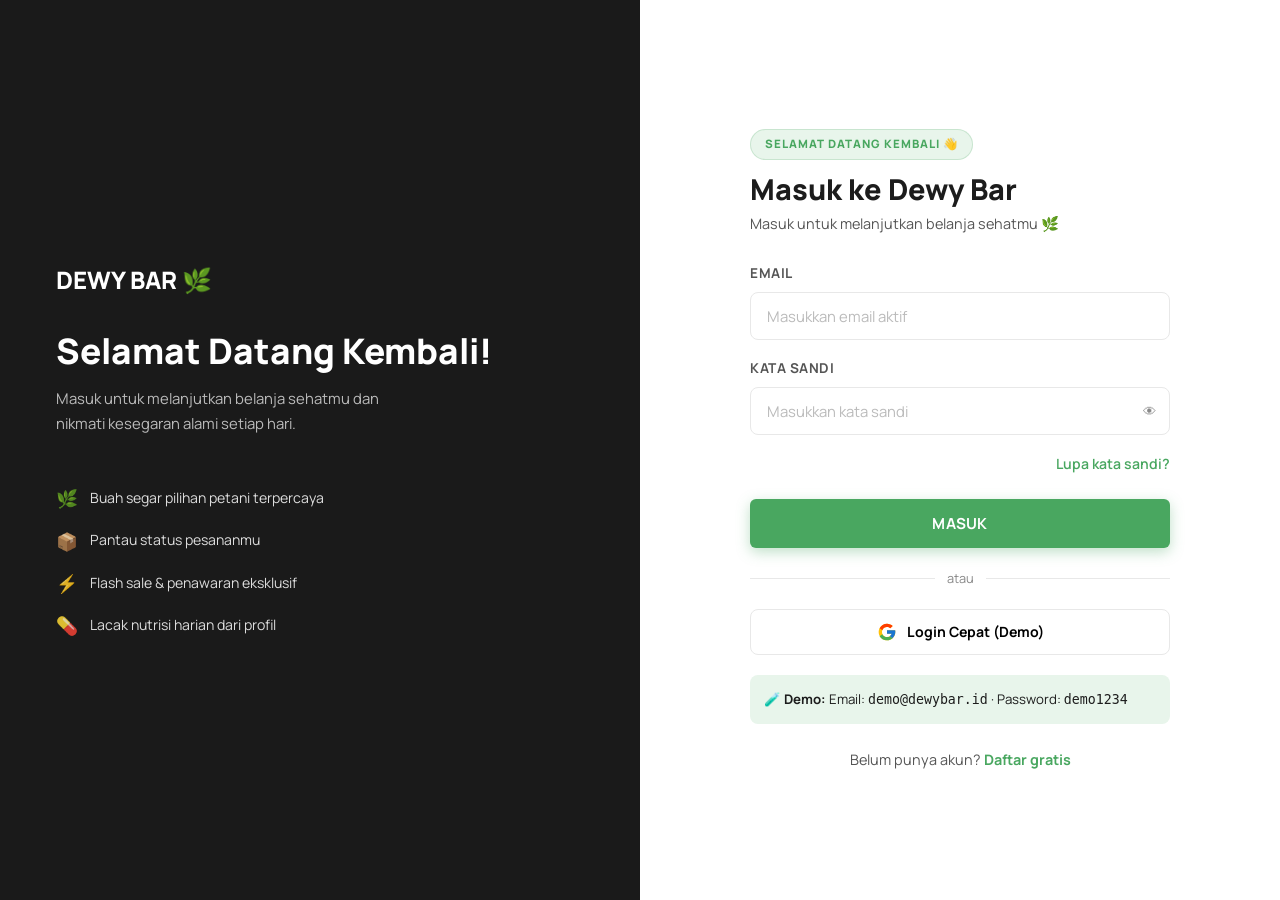
<file: frontend/pages/jejak-petani.html>
<!DOCTYPE html>
<html lang="id">
<head>
  <meta charset="UTF-8" />
  <meta name="viewport" content="width=device-width, initial-scale=1.0" />
  <title>Jejak Petani — Dewy Bar 🌿</title>
  <link rel="stylesheet" href="../css/style.css" />
  <style>
    .page-hero {
      background: linear-gradient(160deg, #2d5a27, #1a4d2e 50%, #2d7a4f);
      padding: 110px 0 72px; color: var(--white);
      position: relative; overflow: hidden;
    }
    .page-hero::before {
      content: '🌾🌱🌿'; font-size: 12rem; opacity: .05;
      position: absolute; right: -60px; bottom: -30px; letter-spacing: 40px;
    }
    .farmer-detail-overlay {
      position: fixed; inset: 0; z-index: 2000;
      background: rgba(0,0,0,.5); backdrop-filter: blur(4px);
      overflow-y: auto; padding: 24px;
      opacity: 0; pointer-events: none; transition: .3s;
    }
    .farmer-detail-overlay.open { opacity: 1; pointer-events: all; }
    .farmer-detail-panel {
      background: var(--white); border-radius: var(--radius);
      max-width: 700px; margin: 0 auto;
      transform: translateY(20px); transition: .3s;
    }
    .farmer-detail-overlay.open .farmer-detail-panel { transform: translateY(0); }
    .farmer-detail-hero {
      background: linear-gradient(135deg, var(--green-deep), var(--green-mid));
      padding: 48px 40px 32px; color: var(--white); border-radius: var(--radius) var(--radius) 0 0;
      display: flex; align-items: center; gap: 24px;
    }
    .farmer-avatar-large {
      width: 90px; height: 90px; border-radius: 50%;
      background: rgba(255,255,255,.2); display: flex; align-items: center;
      justify-content: center; font-size: 3rem; flex-shrink: 0;
      border: 4px solid rgba(255,255,255,.3);
    }
    .farmer-detail-body { padding: 32px 40px; }
    .stat-grid {
      display: grid; grid-template-columns: repeat(3,1fr); gap: 16px; margin: 24px 0;
    }
    .stat-card {
      background: var(--green-pale); border-radius: var(--radius-sm);
      padding: 16px; text-align: center;
    }
    .stat-val   { font-size: 1.4rem; font-weight: 700; color: var(--green-deep); }
    .stat-label { font-size: .78rem; color: var(--text-mid); margin-top: 4px; }
    .product-mini-list { display: grid; grid-template-columns: 1fr 1fr; gap: 12px; }
    .product-mini {
      display: flex; align-items: center; gap: 10px;
      padding: 12px; background: var(--cream); border-radius: var(--radius-sm);
      cursor: pointer; transition: var(--transition);
    }
    .product-mini:hover { background: var(--green-pale); }
    .product-mini-icon { font-size: 1.8rem; }
    .product-mini-info { flex: 1; }
    .product-mini-info .name { font-weight: 600; font-size: .88rem; }
    .product-mini-info .price { font-size: .78rem; color: var(--green-mid); font-weight: 700; }
    .close-detail {
      position: absolute; top: 16px; right: 20px;
      background: rgba(255,255,255,.2); border: none; color: white;
      width: 36px; height: 36px; border-radius: 50%;
      font-size: 1.3rem; cursor: pointer; display: flex; align-items: center; justify-content: center;
      transition: .3s;
    }
    .close-detail:hover { background: rgba(255,255,255,.35); }
    .map-placeholder {
      background: var(--green-pale); border-radius: var(--radius-sm);
      height: 180px; display: flex; flex-direction: column;
      align-items: center; justify-content: center;
      gap: 8px; color: var(--text-mid); font-size: .9rem;
      margin-bottom: 24px;
    }
    .map-pin { font-size: 2.5rem; }
  </style>
  <!-- Firebase SDK -->
  <!-- Firebase SDK -->
  
  
  
</head>
<body>

<!-- ═══ NAVBAR ═══ -->
<nav class="navbar">
  <div class="navbar-inner">
    <a href="home-loggedin.html" class="navbar-logo-wrap">
      <img src="../images/logo-full.png" alt="Dewy Bar" style="height:48px;width:auto;object-fit:contain;">
      <div class="navbar-logo-text">
        <span class="navbar-logo-title">DEWY BAR</span>
        <span class="navbar-logo-sub">Healthy Buddy</span>
      </div>
    </a>
    <ul class="nav-links">
      <li><a href="katalog.html">Katalog</a></li>
      <li><a href="smartpo.html">Smart PO</a></li>
      <li><a href="jejak-petani.html" style="color:var(--green-mid);">Jejak Petani</a></li>
    </ul>
    <div class="nav-actions">
      <a href="keranjang.html" class="nav-cart">🛒 <span class="cart-badge">0</span></a>
      <a href="profile.html" class="btn btn-outline btn-sm">👤 Profil</a>
    </div>
  </div>
</nav>

<!-- ═══ PAGE HERO ═══ -->
<section class="page-hero">
  <div class="container">
    <div class="badge-pill" style="background:rgba(255,255,255,.2);color:white;margin-bottom:12px;">🌾 Transparansi</div>
    <h1>Kenali Petani di Balik Produkmu 🌱</h1>
    <p style="opacity:.85;margin-top:8px;font-size:1.05rem;">
      Langsung dari kebun ke meja makanmu. Setiap buah punya cerita, dan kamu berhak mengenalnya.
    </p>
    <div style="display:flex;gap:24px;margin-top:32px;flex-wrap:wrap;">
      <div style="background:rgba(255,255,255,.15);backdrop-filter:blur(8px);padding:16px 24px;border-radius:var(--radius);border:1px solid rgba(255,255,255,.2);">
        <div style="font-size:1.8rem;font-weight:700;" id="heroFarmerCount">4</div>
        <div style="font-size:.82rem;opacity:.8;">Petani Terverifikasi</div>
      </div>
      <div style="background:rgba(255,255,255,.15);backdrop-filter:blur(8px);padding:16px 24px;border-radius:var(--radius);border:1px solid rgba(255,255,255,.2);">
        <div style="font-size:1.8rem;font-weight:700;">100%</div>
        <div style="font-size:.82rem;opacity:.8;">Langsung dari Kebun</div>
      </div>
      <div style="background:rgba(255,255,255,.15);backdrop-filter:blur(8px);padding:16px 24px;border-radius:var(--radius);border:1px solid rgba(255,255,255,.2);">
        <div style="font-size:1.8rem;font-weight:700;">Jawa Timur</div>
        <div style="font-size:.82rem;opacity:.8;">Area Kebun Kami</div>
      </div>
    </div>
  </div>
</section>

<!-- ═══ FARMERS LIST ═══ -->
<section class="section">
  <div class="container">
    <div class="section-header fade-up" style="text-align:left;">
      <div class="badge-pill">Daftar Petani</div>
      <h2>Mitra Petani Dewy Bar</h2>
      <p>Semua petani kami telah terverifikasi dan menerapkan praktik pertanian yang baik dan berkelanjutan.</p>
    </div>

    <div id="farmersGrid">
      <div style="text-align:center;padding:60px;">
        <div class="spinner" style="margin:0 auto;"></div>
        <p style="margin-top:12px;color:var(--text-light);">Memuat data petani...</p>
      </div>
    </div>
  </div>
</section>

<!-- ═══ FARMER DETAIL OVERLAY ═══ -->
<div class="farmer-detail-overlay" id="farmerDetailOverlay" onclick="closeFarmerDetail(event)">
  <div class="farmer-detail-panel" id="farmerDetailPanel">
    <!-- Filled dynamically -->
  </div>
</div>

<!-- ═══ FOOTER ═══ -->
<footer>
  <div class="container">
    <div style="display:flex;justify-content:space-between;align-items:center;flex-wrap:wrap;gap:16px;">
      <img src="../images/logo-full.png" alt="Dewy Bar" style="height:64px;width:auto;object-fit:contain;margin-bottom:16px;">
      <p style="opacity:.7;font-size:.85rem;">© 2025 Dewy Bar · Mendukung petani lokal Indonesia</p>
    </div>
  </div>
</footer>

<script src="app.js"></script>

<script>
  requireAuth();

  const emojiMap = { apel:'🍎', mangga:'🥭', pisang:'🍌', pepaya:'🧡', semangka:'🍉', jeruk:'🍊', jus:'🥤', smoothie:'🥤', fruit:'🍱' };
  function getEmoji(name) { return Object.entries(emojiMap).find(([k]) => name.toLowerCase().includes(k))?.[1] || '🍃'; }

  const farmerEmojis = { 1:'👨‍🌾', 2:'👩‍🌾', 3:'🧑‍🌾', 4:'👩‍🌾' };

  async function loadFarmers() {
    try {
      const farmers = await API.getFarmers();
      document.getElementById('heroFarmerCount').textContent = farmers.length;
      const grid = document.getElementById('farmersGrid');
      grid.className = 'grid-3';
      grid.innerHTML = farmers.map(f => `
        <div class="farmer-card fade-up" onclick="openFarmer(${f.id})">
          <div class="farmer-img-wrap">
            <span style="font-size:5rem;">${farmerEmojis[f.id] || '👨‍🌾'}</span>
            <div class="farmer-location">📍 ${f.location}</div>
          </div>
          <div class="farmer-info">
            <h3>${f.name}</h3>
            <p>${f.bio}</p>
            <div style="display:flex;align-items:center;justify-content:space-between;">
              <span style="font-size:.8rem;color:var(--text-light);">
                🌱 ${f.product_ids.length} produk
              </span>
              <button class="btn btn-primary btn-sm">Lihat Profil →</button>
            </div>
          </div>
        </div>`).join('');
      initFadeUps();
    } catch (err) {
      document.getElementById('farmersGrid').innerHTML =
        `<p style="text-align:center;padding:40px;color:#e74c3c;">Gagal memuat: ${err.message}</p>`;
    }
  }

  async function openFarmer(id) {
    const overlay = document.getElementById('farmerDetailOverlay');
    const panel   = document.getElementById('farmerDetailPanel');
    panel.innerHTML = `<div style="padding:40px;text-align:center;"><div class="spinner" style="margin:0 auto;"></div></div>`;
    overlay.classList.add('open');

    try {
      const f = await API.getFarmer(id);
      panel.innerHTML = `
        <div style="position:relative;">
          <div class="farmer-detail-hero">
            <div class="farmer-avatar-large">${farmerEmojis[f.id] || '👨‍🌾'}</div>
            <div>
              <div style="font-size:.8rem;opacity:.7;margin-bottom:6px;">Petani Terverifikasi ✅</div>
              <h2 style="font-family:'Manrope',sans-serif;font-size:1.6rem;margin-bottom:6px;">${f.name}</h2>
              <div style="opacity:.8;font-size:.9rem;">📍 ${f.location}</div>
              <div style="opacity:.8;font-size:.85rem;margin-top:4px;">📞 ${f.phone}</div>
            </div>
            <button class="close-detail" onclick="closeFarmerDetail()">×</button>
          </div>
          <div class="farmer-detail-body">
            <div class="stat-grid">
              <div class="stat-card">
                <div class="stat-val">${f.product_ids.length}</div>
                <div class="stat-label">Produk Aktif</div>
              </div>
              <div class="stat-card">
                <div class="stat-val">4.8⭐</div>
                <div class="stat-label">Rating</div>
              </div>
              <div class="stat-card">
                <div class="stat-val">2+ Thn</div>
                <div class="stat-label">Bergabung</div>
              </div>
            </div>

            <h4 style="font-family:'Manrope',sans-serif;font-weight:700;margin-bottom:10px;">Tentang Petani</h4>
            <p style="color:var(--text-mid);font-size:.92rem;line-height:1.7;margin-bottom:24px;">${f.bio}</p>

            <h4 style="font-family:'Manrope',sans-serif;font-weight:700;margin-bottom:12px;">📍 Lokasi Kebun</h4>
            <div class="map-placeholder">
              <div class="map-pin">📍</div>
              <strong>${f.location}</strong>
              <span style="font-size:.78rem;">Peta interaktif memerlukan koneksi Maps API</span>
            </div>

            <h4 style="font-family:'Manrope',sans-serif;font-weight:700;margin-bottom:16px;">🌱 Produk ${f.name}</h4>
            <div class="product-mini-list">
              ${f.products.map(p => {
                const price = p.flash_sale ? p.sale_price : p.price;
                return `
                  <div class="product-mini" onclick="addToCartFromFarmer(${p.id})">
                    <div class="product-mini-icon">${getEmoji(p.name)}</div>
                    <div class="product-mini-info">
                      <div class="name">${p.name}</div>
                      <div class="price">${formatRp(price)}</div>
                    </div>
                    <button class="btn btn-primary btn-sm" style="flex-shrink:0;">+</button>
                  </div>`;
              }).join('')}
            </div>

            <div style="display:flex;gap:12px;margin-top:28px;">
              <button class="btn btn-outline" style="flex:1;" onclick="closeFarmerDetail()">Tutup</button>
              <a href="katalog.html" class="btn btn-primary" style="flex:1;">Lihat Semua Produk</a>
            </div>
          </div>
        </div>`;
    } catch (err) {
      panel.innerHTML = `<div style="padding:40px;text-align:center;color:#e74c3c;">Gagal memuat: ${err.message}</div>`;
    }
  }

  async function addToCartFromFarmer(pid) {
    try {
      await API.addToCart({ product_id: pid, qty: 1 });
      showToast('✅','Ditambahkan!','Produk berhasil masuk keranjang');
      updateCartBadge();
    } catch (err) { showToast('❌','Gagal',err.message); }
  }

  function closeFarmerDetail(event) {
    if (event && event.target !== document.getElementById('farmerDetailOverlay')) return;
    document.getElementById('farmerDetailOverlay').classList.remove('open');
  }

  loadFarmers();
</script>
</body>
</html>
</file>
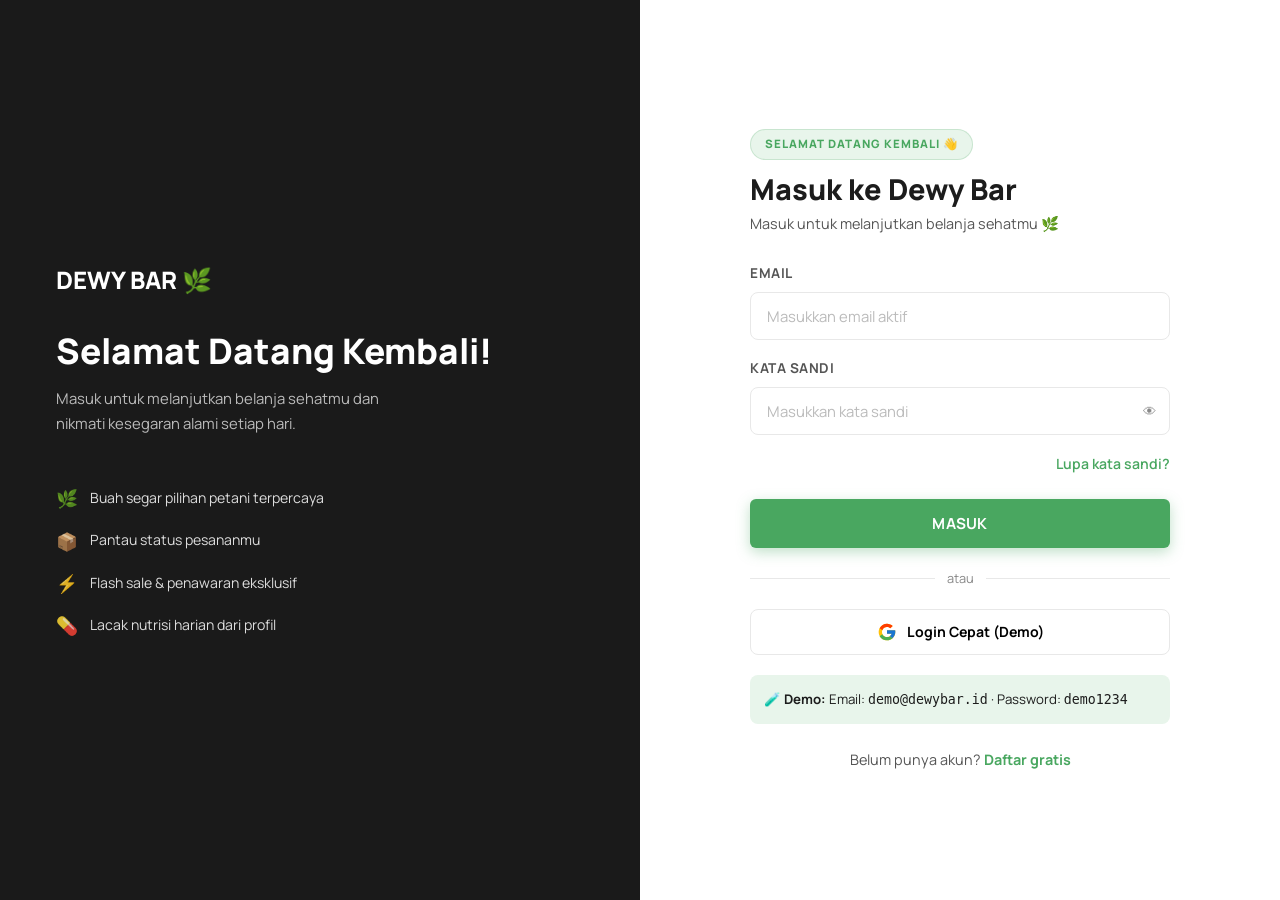
<file: frontend/pages/katalog.html>
<!DOCTYPE html>
<html lang="id">
<head>
  <meta charset="UTF-8" />
  <meta name="viewport" content="width=device-width, initial-scale=1.0" />
  <title>Katalog — Dewy Bar 🌿</title>
  <link rel="stylesheet" href="../css/style.css" />
  <style>
    .filter-bar { display: flex; gap: 12px; align-items: center; flex-wrap: wrap; margin-bottom: 28px; }
    .sort-select {
      padding: 10px 16px; border-radius: 50px; border: 2px solid var(--cream-dark);
      background: var(--white); font-family: inherit; font-size: .88rem;
      color: var(--text-mid); cursor: pointer;
    }
    .products-count { color: var(--text-light); font-size: .9rem; margin-left: auto; }
    .empty-state { text-align: center; padding: 80px 20px; color: var(--text-mid); }
    .empty-state .empty-icon { font-size: 4rem; margin-bottom: 16px; }
    /* detail modal */
    .detail-img { font-size: 6rem; text-align: center; padding: 32px; background: var(--green-pale); border-radius: var(--radius); margin-bottom: 24px; }
    .detail-badges { display: flex; gap: 8px; flex-wrap: wrap; margin-bottom: 16px; }
    .detail-badge { padding: 4px 12px; border-radius: 50px; font-size: .78rem; font-weight: 700; background: var(--green-pale); color: var(--green-mid); }
    .detail-section { margin-bottom: 16px; }
    .detail-section h4 { font-family: 'Manrope',sans-serif; font-weight: 700; margin-bottom: 6px; font-size: .9rem; color: var(--text-mid); text-transform: uppercase; letter-spacing: .5px; }
    .farmer-mini { display: flex; align-items: center; gap: 12px; padding: 14px; background: var(--green-pale); border-radius: var(--radius-sm); }
    .farmer-mini-icon { font-size: 2rem; }
  </style>
  <link href="https://fonts.googleapis.com/css2?family=Manrope:wght@300;400;500;600;700;800&display=swap" rel="stylesheet">
  <!-- Firebase SDK -->
  <!-- Firebase SDK -->
  
  
  
</head>
<body>

<!-- ═══ NAVBAR ═══ -->
<nav class="navbar">
  <div class="navbar-inner">
    <a href="home-loggedin.html" class="navbar-logo-wrap">
      <img src="../images/logo-full.png" alt="Dewy Bar" style="height:48px;width:auto;object-fit:contain;">
      <div class="navbar-logo-text">
        <span class="navbar-logo-title">DEWY BAR</span>
        <span class="navbar-logo-sub">Healthy Buddy</span>
      </div>
    </a>
    <ul class="nav-links">
      <li><a href="katalog.html" style="color:var(--green-mid);">Katalog</a></li>
      <li><a href="smartpo.html">Smart PO</a></li>
      <li><a href="jejak-petani.html">Jejak Petani</a></li>
      <li><a href="home-loggedin.html#faq">FAQ</a></li>
    </ul>
    <div class="nav-actions">
      <a href="keranjang.html" class="nav-cart">🛒 <span class="cart-badge">0</span></a>
      <a href="profile.html" class="btn btn-outline btn-sm">👤 Profil</a>
    </div>
  </div>
</nav>

<!-- ═══ KATALOG HERO ═══ -->
<section class="katalog-hero">
  <div class="container">
    <div class="badge-pill" style="background:rgba(255,255,255,.2);color:white;margin-bottom:12px;">🛍️ Toko Kami</div>
    <h1>Temukan Kesegaran Terbaik</h1>
    <p style="opacity:.85;margin-top:8px;">Pilih produk favoritmu dari buah segar dan olahan pilihan petani terbaik</p>
    <div class="search-bar">
      <input type="text" id="searchInput" placeholder="Cari produk... (apel, jus mangga, dll)" />
      <button class="btn btn-gold btn-sm" onclick="doSearch()">🔍 Cari</button>
    </div>
  </div>
</section>

<!-- ═══ MAIN CATALOG ═══ -->
<section class="section">
  <div class="container">
    <!-- Flash Sale Banner -->
    <div class="flash-sale-banner fade-up" id="flashBanner">
      <div>
        <h3>⚡ Flash Sale Aktif!</h3>
        <p style="opacity:.85;">Produk pilihan dengan harga spesial — terbatas!</p>
      </div>
      <button class="btn btn-gold" onclick="filterByTab('flash')">Lihat Flash Sale</button>
    </div>

    <!-- Category tabs -->
    <div class="category-tabs">
      <button class="tab-btn active" onclick="filterByTab('all')" id="tab-all">🌿 Semua Produk</button>
      <button class="tab-btn" onclick="filterByTab('buah')" id="tab-buah">🍎 Buah Segar</button>
      <button class="tab-btn" onclick="filterByTab('olahan')" id="tab-olahan">🥤 Olahan Segar (Jus, Smoothies, dll)</button>
      <button class="tab-btn" onclick="filterByTab('flash')" id="tab-flash">⚡ Flash Sale</button>
      <button class="tab-btn" onclick="filterByTab('best')" id="tab-best">🏆 Best Seller</button>
    </div>

    <!-- Filter bar -->
    <div class="filter-bar">
      <span style="font-weight:600;font-size:.9rem;">Urutkan:</span>
      <select class="sort-select" id="sortSelect" onchange="renderProducts()">
        <option value="default">Default</option>
        <option value="price-asc">Harga ↑</option>
        <option value="price-desc">Harga ↓</option>
        <option value="rating">Rating Tertinggi</option>
        <option value="name">Nama A-Z</option>
      </select>
      <span class="products-count" id="productsCount">Memuat...</span>
    </div>

    <!-- Products grid -->
    <div class="grid-4" id="productsGrid">
      <div style="grid-column:1/-1;text-align:center;padding:60px;">
        <div class="spinner" style="margin:0 auto;"></div>
        <p style="margin-top:12px;color:var(--text-light);">Memuat produk...</p>
      </div>
    </div>
  </div>
</section>

<!-- ═══ PRODUCT DETAIL MODAL ═══ -->
<div class="modal-overlay" id="detailModal">
  <div class="modal" style="max-width:560px;max-height:90vh;overflow-y:auto;" id="detailContent">
    <!-- filled dynamically -->
  </div>
</div>

<!-- ═══ FOOTER ═══ -->
<footer>
  <div class="container">
    <div style="display:flex;justify-content:space-between;align-items:center;flex-wrap:wrap;gap:16px;">
      <img src="../images/logo-full.png" alt="Dewy Bar" style="height:64px;width:auto;object-fit:contain;margin-bottom:16px;">
      <p style="opacity:.7;font-size:.85rem;">© 2025 Dewy Bar · Buah segar langsung dari petani</p>
    </div>
  </div>
</footer>

<script src="app.js"></script>

<script>
  requireAuth();

  let allProducts = [];
  let currentFilter = 'all';
  const emojiMap = { apel:'🍎', mangga:'🥭', pisang:'🍌', pepaya:'🧡', semangka:'🍉', jeruk:'🍊', jus:'🥤', smoothie:'🥤', fruit:'🍱', anggur:'🍇' };

  function getEmoji(name) {
    const lower = name.toLowerCase();
    return Object.entries(emojiMap).find(([k]) => lower.includes(k))?.[1] || '🍃';
  }

  function filterByTab(tab) {
    currentFilter = tab;
    document.querySelectorAll('.tab-btn').forEach(b => b.classList.remove('active'));
    const el = document.getElementById('tab-' + (tab === 'flash' ? 'flash' : tab === 'best' ? 'best' : tab));
    if (el) el.classList.add('active');
    renderProducts();
  }

  function renderProducts() {
    const search = (document.getElementById('searchInput').value || '').toLowerCase();
    const sort   = document.getElementById('sortSelect').value;

    let filtered = allProducts.filter(p => {
      if (currentFilter === 'buah')   return p.category === 'buah';
      if (currentFilter === 'olahan') return p.category === 'olahan';
      if (currentFilter === 'flash')  return p.flash_sale;
      if (currentFilter === 'best')   return p.best_seller;
      return true;
    }).filter(p => !search || p.name.toLowerCase().includes(search));

    if (sort === 'price-asc')  filtered.sort((a,b) => a.price - b.price);
    if (sort === 'price-desc') filtered.sort((a,b) => b.price - a.price);
    if (sort === 'rating')     filtered.sort((a,b) => b.rating - a.rating);
    if (sort === 'name')       filtered.sort((a,b) => a.name.localeCompare(b.name));

    document.getElementById('productsCount').textContent = `${filtered.length} produk ditemukan`;

    const grid = document.getElementById('productsGrid');
    if (!filtered.length) {
      grid.innerHTML = `<div class="empty-state" style="grid-column:1/-1;">
        <div class="empty-icon">🔍</div>
        <h3>Produk tidak ditemukan</h3>
        <p>Coba kata kunci lain atau pilih kategori berbeda</p>
      </div>`;
      return;
    }

    grid.innerHTML = filtered.map(p => {
      const price = p.flash_sale ? p.sale_price : p.price;
      const badge = p.flash_sale
        ? `<span class="product-badge sale">⚡ Flash Sale</span>`
        : p.best_seller ? `<span class="product-badge">🏆 Best Seller</span>` : '';
      return `
        <div class="product-card fade-up">
          ${badge}
          <div class="product-img" onclick="openDetail(${p.id})" style="cursor:pointer;">${getEmoji(p.name)}</div>
          <div class="product-info">
            <h3>${p.name}</h3>
            <div class="product-meta">
              <span class="stars">${renderStars(p.rating)}</span>
              <span>${p.rating}</span>·<span>${p.weight}g</span>
            </div>
            <div class="product-price">
              <span class="price-now">${formatRp(price)}</span>
              ${p.flash_sale ? `<span class="price-old">${formatRp(p.price)}</span>` : ''}
            </div>
            <div style="display:flex;gap:8px;">
              <button class="btn btn-outline btn-sm" onclick="openDetail(${p.id})" style="flex:1;">Lihat Detail</button>
              <button class="btn btn-primary btn-sm" onclick="addCart(${p.id})" style="flex:1;">+ Keranjang</button>
            </div>
          </div>
        </div>`;
    }).join('');

    initFadeUps();
  }

  async function openDetail(id) {
    const modal   = document.getElementById('detailModal');
    const content = document.getElementById('detailContent');
    content.innerHTML = `<div style="text-align:center;padding:40px;"><div class="spinner" style="margin:0 auto;"></div></div>`;
    openModal('detailModal');

    try {
      const p = await API.getProduct(id);
      const price = p.flash_sale ? p.sale_price : p.price;
      content.innerHTML = `
        <div style="display:flex;justify-content:space-between;align-items:center;margin-bottom:16px;">
          <h3 style="font-family:'Manrope',sans-serif;">${p.name}</h3>
          <button onclick="closeModal('detailModal')" style="font-size:1.5rem;color:var(--text-light);background:none;border:none;cursor:pointer;">×</button>
        </div>
        <div class="detail-img">${getEmoji(p.name)}</div>
        <div class="detail-badges">
          ${p.flash_sale  ? '<span class="detail-badge" style="background:#fde8e8;color:#e74c3c;">⚡ Flash Sale</span>' : ''}
          ${p.best_seller ? '<span class="detail-badge">🏆 Best Seller</span>' : ''}
          <span class="detail-badge">${p.category === 'buah' ? '🍎 Buah Segar' : '🥤 Olahan'}</span>
          <span class="detail-badge">${p.weight}g</span>
          <span class="detail-badge">⭐ ${p.rating}</span>
        </div>
        <div style="margin-bottom:20px;">
          <span class="price-now" style="font-size:1.5rem;">${formatRp(price)}</span>
          ${p.flash_sale ? `<span class="price-old" style="font-size:1rem;margin-left:8px;">${formatRp(p.price)}</span>` : ''}
        </div>
        <div class="detail-section">
          <h4>Deskripsi</h4>
          <p style="color:var(--text-mid);font-size:.92rem;line-height:1.7;">${p.description}</p>
        </div>
        <div class="detail-section">
          <h4>💊 Kandungan Vitamin</h4>
          <p style="color:var(--text-mid);font-size:.92rem;">${p.vitamins}</p>
        </div>
        <div class="detail-section">
          <h4>🎉 Fun Fact</h4>
          <p style="color:var(--text-mid);font-size:.92rem;font-style:italic;">"${p.fun_fact}"</p>
        </div>
        ${p.farmer ? `
        <div class="detail-section">
          <h4>🌾 Profil Petani</h4>
          <div class="farmer-mini">
            <div class="farmer-mini-icon">👨‍🌾</div>
            <div>
              <strong>${p.farmer.name}</strong>
              <div style="font-size:.85rem;color:var(--text-mid);">📍 ${p.farmer.location}</div>
              <div style="font-size:.82rem;color:var(--text-mid);margin-top:4px;">${p.farmer.bio.substring(0,80)}...</div>
            </div>
          </div>
        </div>` : ''}
        <div style="display:flex;gap:12px;margin-top:24px;">
          <button class="btn btn-outline" style="flex:1;" onclick="closeModal('detailModal')">Tutup</button>
          <button class="btn btn-primary" style="flex:1;" onclick="addCart(${p.id});closeModal('detailModal');">+ Tambah ke Keranjang</button>
        </div>`;
    } catch (err) {
      content.innerHTML = `<p style="padding:20px;color:#e74c3c;">${err.message}</p>`;
    }
  }

  async function addCart(pid) {
    try {
      await API.addToCart({ product_id: pid, qty: 1 });
      showToast('✅','Ditambahkan!','Produk berhasil masuk keranjang');
      updateCartBadge();
    } catch (err) {
      showToast('❌','Gagal',err.message);
    }
  }

  function doSearch() { renderProducts(); }
  document.getElementById('searchInput').addEventListener('keydown', e => { if (e.key === 'Enter') doSearch(); });

  // Load
  API.getProducts().then(data => {
    allProducts = data;
    // Check URL param
    const params = new URLSearchParams(window.location.search);
    if (params.get('filter') === 'flash_sale') filterByTab('flash');
    else renderProducts();
  }).catch(() => {
    document.getElementById('productsGrid').innerHTML =
      '<div style="grid-column:1/-1;text-align:center;padding:60px;color:var(--text-light);">⚠️ Gagal memuat produk. Coba muat ulang halaman.</div>';
  });

  // Close modal on overlay click
  document.getElementById('detailModal').addEventListener('click', function(e) {
    if (e.target === this) closeModal('detailModal');
  });
</script>
</body>
</html>
</file>
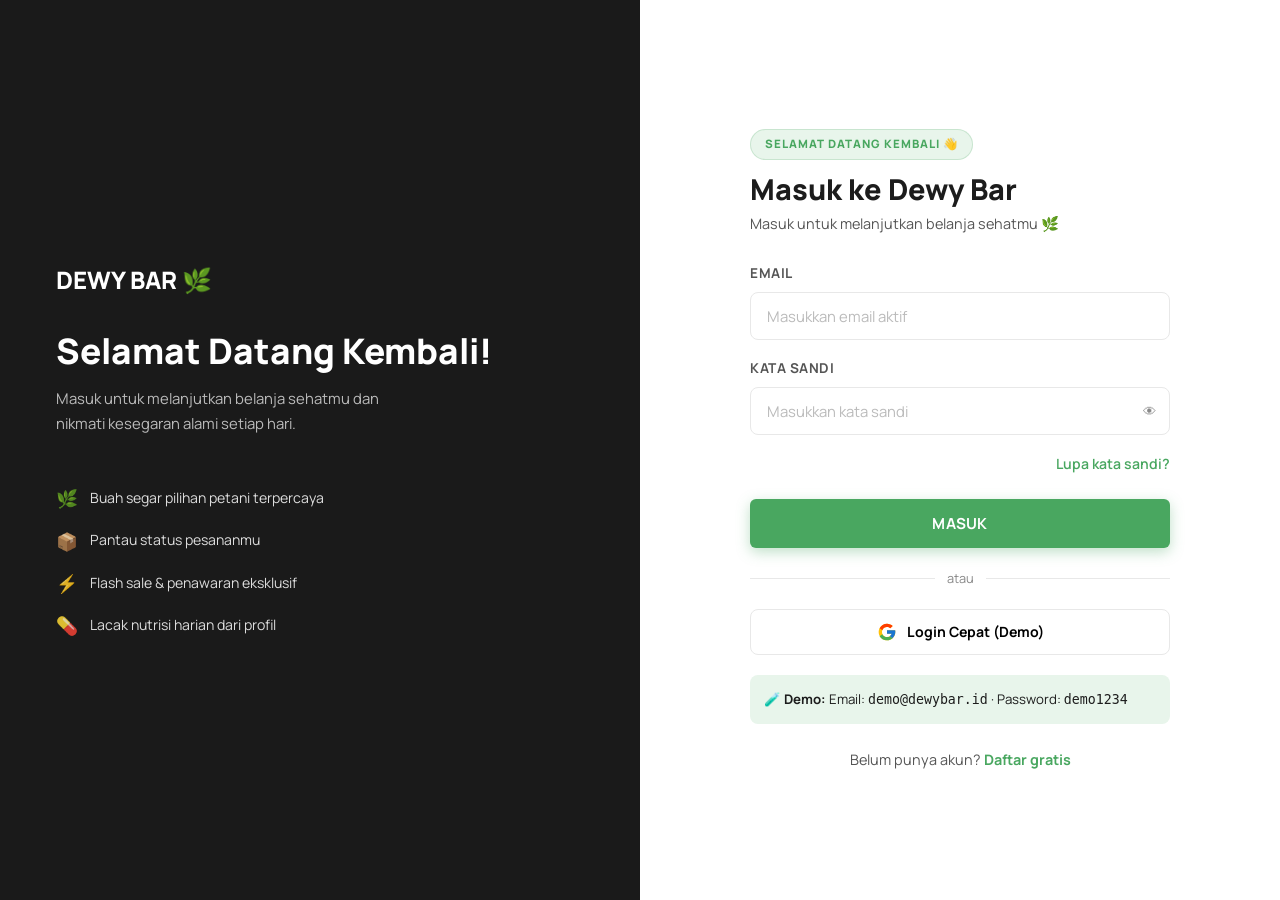
<file: frontend/pages/keranjang.html>
<!DOCTYPE html>
<html lang="id">
<head>
  <meta charset="UTF-8" />
  <meta name="viewport" content="width=device-width, initial-scale=1.0" />
  <title>Keranjang — Dewy Bar 🌿</title>
  <link rel="stylesheet" href="../css/style.css" />
  <style>
    .page-hero {
      background: linear-gradient(135deg, var(--green-deep), var(--green-mid));
      padding: 110px 0 48px; color: var(--white);
    }
    .empty-cart {
      text-align: center; padding: 100px 24px;
    }
    .empty-cart .icon { font-size: 5rem; margin-bottom: 20px; }
    .delete-btn {
      background: none; border: none; color: var(--text-light);
      font-size: 1.2rem; cursor: pointer; transition: var(--transition);
      padding: 6px;
    }
    .delete-btn:hover { color: #e74c3c; transform: scale(1.2); }
    .promo-input {
      display: flex; gap: 8px; margin-top: 16px;
    }
    .promo-input input {
      flex: 1; padding: 10px 14px; border-radius: var(--radius-sm);
      border: 2px solid var(--cream-dark); font-size: .88rem;
    }
  </style>
  <link href="https://fonts.googleapis.com/css2?family=Manrope:wght@300;400;500;600;700;800&display=swap" rel="stylesheet">
  <!-- Firebase SDK -->
  <!-- Firebase SDK -->
  
  
  
</head>
<body>

<!-- ═══ NAVBAR ═══ -->
<nav class="navbar">
  <div class="navbar-inner">
    <a href="home-loggedin.html" class="navbar-logo-wrap">
      <img src="../images/logo-full.png" alt="Dewy Bar" style="height:48px;width:auto;object-fit:contain;">
      <div class="navbar-logo-text">
        <span class="navbar-logo-title">DEWY BAR</span>
        <span class="navbar-logo-sub">Healthy Buddy</span>
      </div>
    </a>
    <ul class="nav-links">
      <li><a href="katalog.html">Katalog</a></li>
      <li><a href="smartpo.html">Smart PO</a></li>
      <li><a href="jejak-petani.html">Jejak Petani</a></li>
    </ul>
    <div class="nav-actions">
      <a href="keranjang.html" class="nav-cart" style="background:var(--green-mid);color:white;">
        🛒 Keranjang <span class="cart-badge" id="cartBadgeNav">0</span>
      </a>
      <a href="profile.html" class="btn btn-outline btn-sm">👤 Profil</a>
    </div>
  </div>
</nav>

<!-- ═══ PAGE HERO ═══ -->
<section class="page-hero">
  <div class="container">
    <div class="badge-pill" style="background:rgba(255,255,255,.2);color:white;margin-bottom:12px;">🛒 Belanja</div>
    <h1>Keranjang Belanja</h1>
    <p style="opacity:.8;margin-top:8px;">Pastikan semua sudah sesuai ya!</p>
  </div>
</section>

<!-- ═══ CART CONTENT ═══ -->
<section class="section">
  <div class="container">

    <!-- Loading state -->
    <div id="loadingState" style="text-align:center;padding:60px;">
      <div class="spinner" style="margin:0 auto;"></div>
      <p style="margin-top:12px;color:var(--text-light);">Memuat keranjang...</p>
    </div>

    <!-- Empty state -->
    <div id="emptyState" class="empty-cart hidden">
      <div class="icon">🛒</div>
      <h2>Keranjangmu Masih Kosong</h2>
      <p style="color:var(--text-mid);margin:12px 0 28px;">Yuk mulai belanja buah segar pilihanmu!</p>
      <a href="katalog.html" class="btn btn-primary btn-lg">Jelajahi Produk</a>
    </div>

    <!-- Cart with items -->
    <div id="cartContent" class="cart-layout hidden">
      <!-- Left: items list -->
      <div>
        <div style="display:flex;justify-content:space-between;align-items:center;margin-bottom:20px;">
          <h3 id="itemsTitle">Produk Dipilih</h3>
          <button onclick="clearCart()" style="color:#e74c3c;font-size:.85rem;font-weight:600;background:none;border:none;cursor:pointer;">
            🗑 Kosongkan
          </button>
        </div>
        <div id="cartItemsList"></div>
        <a href="katalog.html" style="display:inline-flex;align-items:center;gap:8px;margin-top:16px;color:var(--green-mid);font-weight:600;font-size:.9rem;">
          ← Lanjut Belanja
        </a>
      </div>

      <!-- Right: order summary -->
      <div class="order-summary">
        <h3>Ringkasan Pesanan</h3>
        <div class="summary-row">
          <span id="summaryItemCount">0 produk</span>
          <span id="summarySubtotal">Rp 0</span>
        </div>
        <div class="summary-row">
          <span>Ongkos Kirim</span>
          <span style="color:var(--green-mid);font-weight:600;">Gratis 🎉</span>
        </div>
        <div class="promo-input">
          <input type="text" id="promoCode" placeholder="Kode promo..." />
          <button class="btn btn-outline btn-sm" onclick="applyPromo()">Pakai</button>
        </div>
        <div class="summary-row" id="discountRow" style="display:none;">
          <span style="color:var(--green-mid);">Diskon</span>
          <span style="color:var(--green-mid);" id="discountVal">- Rp 0</span>
        </div>
        <div class="summary-row total" style="margin-top:12px;padding-top:16px;border-top:2px solid var(--cream-dark);">
          <span>Total</span>
          <span id="summaryTotal">Rp 0</span>
        </div>
        <button class="btn btn-primary btn-full btn-lg" style="margin-top:20px;" onclick="goCheckout()">
          Lanjut ke Checkout →
        </button>
        <p style="text-align:center;font-size:.8rem;color:var(--text-light);margin-top:12px;">
          🔒 Pembayaran aman & terenkripsi
        </p>
      </div>
    </div>

  </div>
</section>

<!-- ═══ FOOTER ═══ -->
<footer>
  <div class="container">
    <div style="display:flex;justify-content:space-between;align-items:center;flex-wrap:wrap;gap:16px;">
      <img src="../images/logo-full.png" alt="Dewy Bar" style="height:64px;width:auto;object-fit:contain;margin-bottom:16px;">
      <p style="opacity:.7;font-size:.85rem;">© 2025 Dewy Bar</p>
    </div>
  </div>
</footer>

<script src="app.js"></script>

<script>
  requireAuth();

  const emojiMap = { apel:'🍎', mangga:'🥭', pisang:'🍌', pepaya:'🧡', semangka:'🍉', jeruk:'🍊', jus:'🥤', smoothie:'🥤', fruit:'🍱' };
  function getEmoji(name) {
    const lower = name.toLowerCase();
    return Object.entries(emojiMap).find(([k]) => lower.includes(k))?.[1] || '🍃';
  }

  let cartData = null;
  let discount = 0;

  async function loadCart() {
    document.getElementById('loadingState').classList.remove('hidden');
    document.getElementById('emptyState').classList.add('hidden');
    document.getElementById('cartContent').classList.add('hidden');

    try {
      cartData = await API.getCart();
      document.getElementById('loadingState').classList.add('hidden');

      if (!cartData.items || cartData.items.length === 0) {
        document.getElementById('emptyState').classList.remove('hidden');
        document.querySelector('.cart-badge').textContent = 0;
        return;
      }

      document.getElementById('cartContent').classList.remove('hidden');
      renderCart();
    } catch (err) {
      document.getElementById('loadingState').innerHTML =
        `<p style="color:#e74c3c;">Gagal memuat keranjang: ${err.message}</p>`;
    }
  }

  function renderCart() {
    const items = cartData.items;
    document.getElementById('itemsTitle').textContent = `${items.length} Produk Dipilih`;
    document.querySelector('.cart-badge').textContent = items.length;

    document.getElementById('cartItemsList').innerHTML = items.map(item => {
      const price = item.flash_sale ? item.sale_price : item.price;
      return `
        <div class="cart-item-card">
          <div class="cart-item-img">${getEmoji(item.name)}</div>
          <div class="cart-item-info" style="flex:1;">
            <h4>${item.name}</h4>
            <div style="font-size:.82rem;color:var(--text-light);margin-bottom:8px;">${item.weight}g · ${item.category}</div>
            <div style="display:flex;align-items:center;justify-content:space-between;flex-wrap:wrap;gap:8px;">
              <div class="qty-control">
                <button class="qty-btn" onclick="changeQty(${item.id}, ${item.qty - 1})">−</button>
                <span style="font-weight:700;min-width:20px;text-align:center;">${item.qty}</span>
                <button class="qty-btn" onclick="changeQty(${item.id}, ${item.qty + 1})">+</button>
              </div>
              <span style="font-weight:700;color:var(--green-deep);">${formatRp(price * item.qty)}</span>
            </div>
          </div>
          <button class="delete-btn" onclick="removeItem(${item.id})" title="Hapus">🗑</button>
        </div>`;
    }).join('');

    updateSummary();
  }

  function updateSummary() {
    const items    = cartData.items;
    const subtotal = cartData.total;
    const total    = Math.max(0, subtotal - discount);

    document.getElementById('summaryItemCount').textContent = `${items.length} produk`;
    document.getElementById('summarySubtotal').textContent  = formatRp(subtotal);
    document.getElementById('summaryTotal').textContent     = formatRp(total);

    if (discount > 0) {
      document.getElementById('discountRow').style.display = 'flex';
      document.getElementById('discountVal').textContent   = '- ' + formatRp(discount);
    }
  }

  async function changeQty(pid, qty) {
    try {
      await API.updateCart(pid, qty);
      await loadCart();
    } catch (err) { showToast('❌','Gagal',err.message); }
  }

  async function removeItem(pid) {
    try {
      await API.removeFromCart(pid);
      showToast('🗑','Dihapus','Item berhasil dihapus dari keranjang');
      await loadCart();
    } catch (err) { showToast('❌','Gagal',err.message); }
  }

  async function clearCart() {
    if (!confirm('Kosongkan semua keranjang?')) return;
    try {
      const items = cartData.items;
      await Promise.all(items.map(i => API.removeFromCart(i.id)));
      showToast('🗑','Keranjang Dikosongkan','Semua item telah dihapus');
      await loadCart();
    } catch (err) { showToast('❌','Gagal',err.message); }
  }

  async function applyPromo() {
    const code = document.getElementById('promoCode').value.trim().toUpperCase();
    if (!code) { showToast('⚠️','Isi Kode','Masukkan kode promo terlebih dahulu'); return; }
    try {
      const res = await API.validatePromo(code, cartData.total);
      discount = res.discount;
      updateSummary();
      showToast('🎉','Promo Berhasil!', res.label + ' diterapkan!');
    } catch(err) {
      showToast('❌','Kode Salah', err.message || 'Kode promo tidak valid');
    }
  }

  function goCheckout() {
    if (!cartData || !cartData.items.length) return;
    const total = Math.max(0, cartData.total - discount);
    localStorage.setItem('dewybar_checkout_discount', discount);
    window.location.href = 'checkout.html';
  }

  loadCart();
</script>
</body>
</html>
</file>
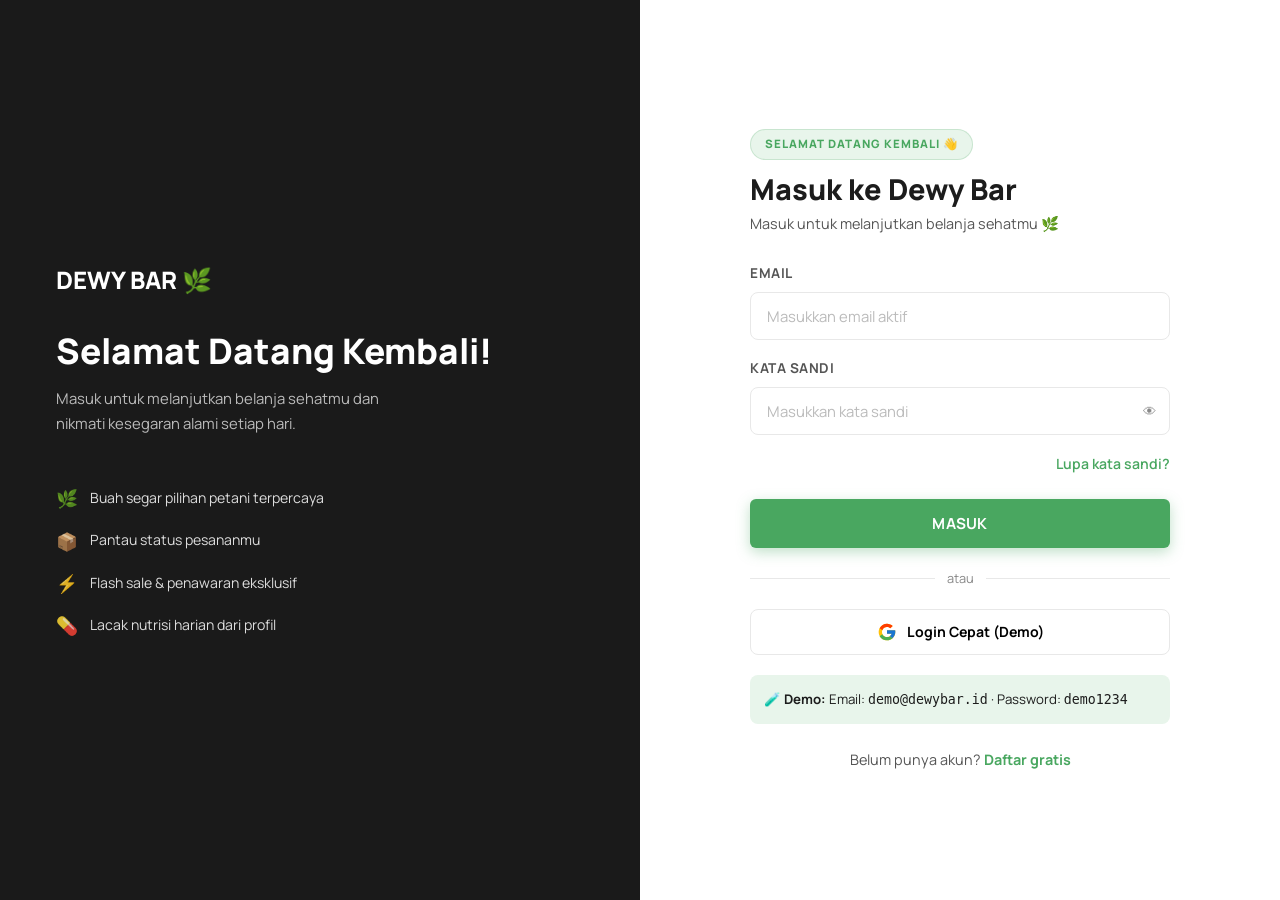
<file: frontend/pages/login.html>
<!DOCTYPE html>
<html lang="id">
<head>
  <meta charset="UTF-8" />
  <meta name="viewport" content="width=device-width, initial-scale=1.0" />
  <title>Login — Dewy Bar 🌿</title>
  <link rel="stylesheet" href="../css/style.css" />
  <link href="https://fonts.googleapis.com/css2?family=Manrope:wght@300;400;500;600;700;800&display=swap" rel="stylesheet">
</head>
<body>
<div class="auth-page">
  <!-- Left decorative panel -->
  <div class="auth-left">
    <div class="logo" style="color:white; margin-bottom: 32px;">DEWY BAR 🌿</div>
    <h2>Selamat Datang Kembali!</h2>
    <p>Masuk untuk melanjutkan belanja sehatmu dan nikmati kesegaran alami setiap hari.</p>
    <div class="auth-perks" style="margin-top:48px;">
      <div class="perk-item"><span class="perk-icon">🌿</span> Buah segar pilihan petani terpercaya</div>
      <div class="perk-item"><span class="perk-icon">📦</span> Pantau status pesananmu</div>
      <div class="perk-item"><span class="perk-icon">⚡</span> Flash sale & penawaran eksklusif</div>
      <div class="perk-item"><span class="perk-icon">💊</span> Lacak nutrisi harian dari profil</div>
    </div>
  </div>

  <!-- Right form panel -->
  <div class="auth-right">
    <div class="auth-form">
      <p class="badge-pill" style="text-align:left; margin-bottom:12px;">Selamat datang kembali 👋</p>
      <h2>Masuk ke Dewy Bar</h2>
      <p class="subtitle">Masuk untuk melanjutkan belanja sehatmu 🌿</p>

      <form id="loginForm" novalidate>
        <div class="form-group">
          <label for="email">Email</label>
          <input type="email" id="email" class="form-control" placeholder="Masukkan email aktif" required />
          <div id="emailErr" style="color:#e74c3c;font-size:.82rem;margin-top:4px;"></div>
        </div>
        <div class="form-group">
          <label for="password">Kata Sandi</label>
          <div style="position:relative;">
            <input type="password" id="password" class="form-control" placeholder="Masukkan kata sandi" required />
            <button type="button" onclick="togglePass()" style="position:absolute;right:14px;top:50%;transform:translateY(-50%);background:none;border:none;cursor:pointer;color:var(--text-light);">👁</button>
          </div>
          <div id="passErr" style="color:#e74c3c;font-size:.82rem;margin-top:4px;"></div>
        </div>

        <div style="display:flex;justify-content:flex-end;margin-bottom:24px;">
          <a href="#" onclick="handleForgotPassword()" style="font-size:.88rem;color:var(--green-mid);font-weight:600;">
            Lupa kata sandi?
          </a>
        </div>

        <button type="submit" class="btn btn-primary btn-full btn-lg" id="loginBtn">
          Masuk
        </button>
      </form>

      <div class="divider">atau</div>
      <button class="btn-google" onclick="loginDemo()">
        <svg width="20" height="20" viewBox="0 0 48 48"><path fill="#FFC107" d="M43.6 20H24v8h11.3C33.6 33.2 29.3 36 24 36c-6.6 0-12-5.4-12-12s5.4-12 12-12c3 0 5.8 1.1 7.9 3l5.7-5.7C34.1 6.5 29.3 4 24 4 12.9 4 4 12.9 4 24s8.9 20 20 20c11 0 20-8 20-20 0-1.3-.1-2.7-.4-4z"/><path fill="#FF3D00" d="M6.3 14.7l6.6 4.8C14.5 15.1 18.9 12 24 12c3 0 5.8 1.1 7.9 3l5.7-5.7C34.1 6.5 29.3 4 24 4 16.3 4 9.7 8.4 6.3 14.7z"/><path fill="#4CAF50" d="M24 44c5.2 0 9.9-1.9 13.5-4.9l-6.2-5.1C29.4 35.6 26.8 36 24 36c-5.2 0-9.6-2.8-11.3-6.9l-6.5 5C9.6 39.6 16.3 44 24 44z"/><path fill="#1976D2" d="M43.6 20H24v8h11.3c-.8 2.3-2.4 4.3-4.5 5.7l6.2 5.1C40.9 35.5 44 30.1 44 24c0-1.3-.1-2.7-.4-4z"/></svg>
        Login Cepat (Demo)
      </button>

      <!-- Demo hint -->
      <div style="margin-top:20px;padding:14px;background:var(--green-pale);border-radius:var(--radius-sm);font-size:.83rem;">
        <strong>🧪 Demo:</strong> Email: <code>demo@dewybar.id</code> · Password: <code>demo1234</code>
      </div>

      <p style="text-align:center;margin-top:24px;font-size:.9rem;color:var(--text-mid);">
        Belum punya akun? <a href="signup.html" style="color:var(--green-mid);font-weight:700;">Daftar gratis</a>
      </p>
    </div>
  </div>
</div>

<script src="app.js"></script>
<script>
  // Seed demo account
  (function seedDemo() {
    const users = JSON.parse(localStorage.getItem("dewybar_users") || "[]");
    if (!users.find(u => u.email === "demo@dewybar.id")) {
      users.push({ uid:"demo_001", name:"Demo User", email:"demo@dewybar.id", phone:"08123456789", address:"Jl. Segar No.1, Malang", password:"demo1234" });
      localStorage.setItem("dewybar_users", JSON.stringify(users));
    }
  })();

  redirectIfLoggedIn();

  function togglePass() {
    const inp = document.getElementById('password');
    inp.type  = inp.type === 'password' ? 'text' : 'password';
  }

  async function loginDemo() {
    document.getElementById('email').value = 'demo@dewybar.id';
    document.getElementById('password').value = 'demo1234';
    document.getElementById('loginForm').dispatchEvent(new Event('submit'));
  }

  document.getElementById('loginForm').addEventListener('submit', async (e) => {
    e.preventDefault();
    const email    = document.getElementById('email').value.trim();
    const password = document.getElementById('password').value;

    document.getElementById('emailErr').textContent = '';
    document.getElementById('passErr').textContent  = '';

    if (!email)    { document.getElementById('emailErr').textContent = 'Email tidak boleh kosong'; return; }
    if (!password) { document.getElementById('passErr').textContent  = 'Password tidak boleh kosong'; return; }

    const btn = document.getElementById('loginBtn');
    btn.textContent = 'Masuk...';
    btn.disabled = true;

    try {
      const res = await API.login({ email, password });
      Auth.setSession(res.token, res.user);
      showToast('🌿', 'Berhasil Masuk!', res.message);
      setTimeout(() => { window.location.href = 'home-loggedin.html'; }, 1200);
    } catch (err) {
      showToast('❌', 'Login Gagal', err.message);
      btn.textContent = 'Masuk';
      btn.disabled = false;
    }
  });

  function handleForgotPassword() {
    const email = document.getElementById('email').value.trim();
    if (!email) {
      showToast('⚠️','Email Diperlukan','Masukkan email kamu terlebih dahulu');
      return;
    }
    showToast('📧','Fitur Reset','Untuk demo: gunakan akun demo@dewybar.id / demo1234');
  }
</script>
</body>
</html>
</file>
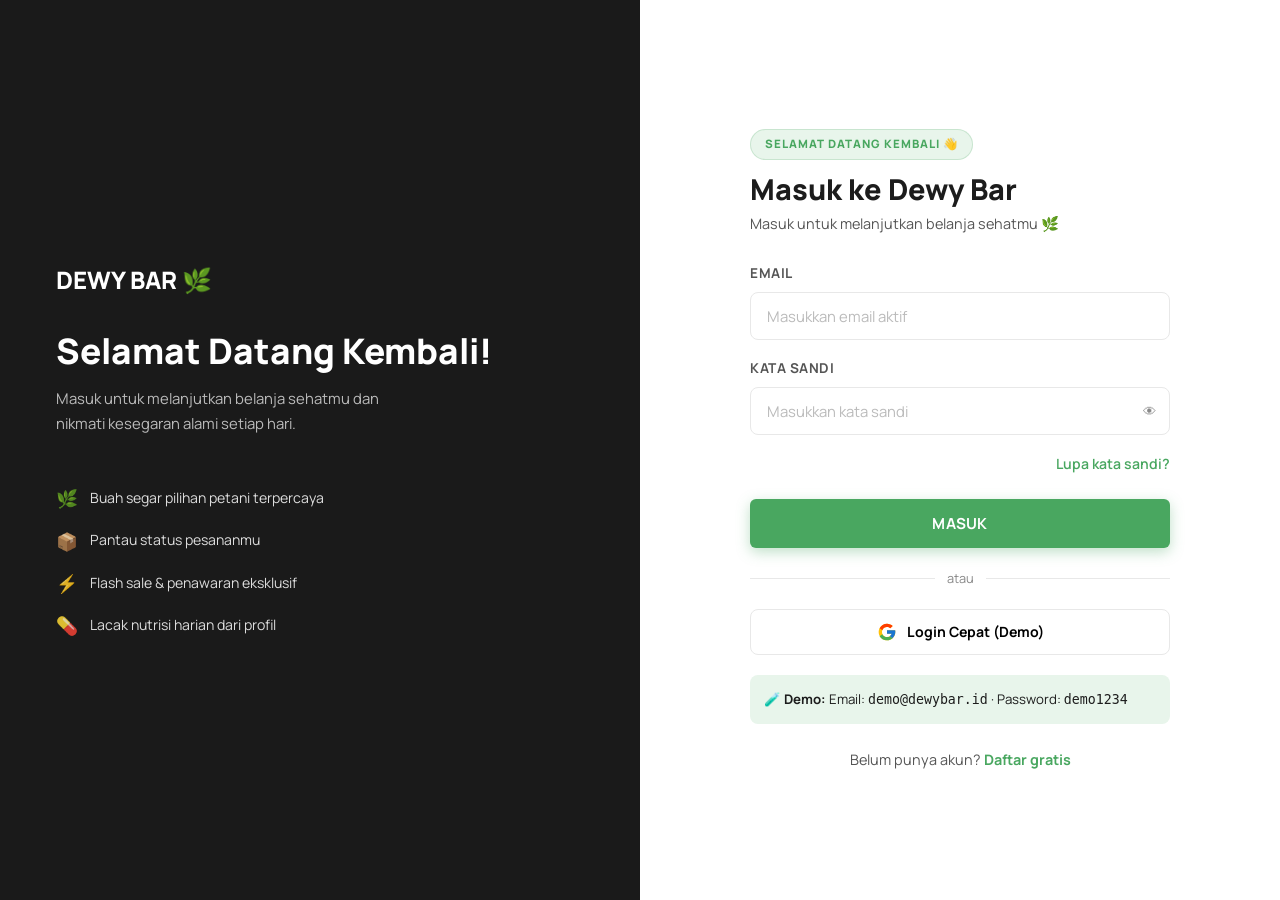
<file: frontend/pages/payment.html>
<!DOCTYPE html>
<html lang="id">
<head>
  <meta charset="UTF-8" />
  <meta name="viewport" content="width=device-width, initial-scale=1.0" />
  <title>Pembayaran — Dewy Bar 🌿</title>
  <link rel="stylesheet" href="../css/style.css" />
  <style>
    .page-hero {
      background: linear-gradient(135deg, var(--green-deep), var(--green-mid));
      padding: 110px 0 48px; color: var(--white);
    }
    .payment-wrapper { max-width: 560px; margin: 0 auto; }
    .qris-box {
      border: 3px dashed var(--green-light); border-radius: var(--radius);
      background: var(--green-pale); padding: 32px; text-align: center; margin: 24px 0;
    }
    .qris-grid {
      display: grid; grid-template-columns: repeat(5,1fr); gap: 3px;
      width: 180px; margin: 0 auto 16px;
    }
    .qr-cell { aspect-ratio: 1; background: var(--green-deep); border-radius: 2px; }
    .qr-cell.white { background: var(--white); }
    .qr-cell.light { background: var(--green-light); opacity: .4; }
    .timer-circle {
      width: 80px; height: 80px; border-radius: 50%;
      border: 4px solid var(--green-light);
      display: flex; flex-direction: column; align-items: center; justify-content: center;
      margin: 0 auto; font-weight: 700;
    }
    .timer-val { font-size: 1.4rem; color: var(--green-deep); line-height: 1; }
    .timer-lbl { font-size: .65rem; color: var(--text-light); }
    .method-tabs { display: flex; gap: 8px; flex-wrap: wrap; margin-bottom: 20px; }
    .method-tab {
      padding: 10px 18px; border-radius: var(--radius-sm);
      border: 2px solid var(--cream-dark); font-weight: 600; font-size: .85rem;
      color: var(--text-mid); cursor: pointer; transition: var(--transition); background: var(--white);
    }
    .method-tab.active { border-color: var(--green-mid); color: var(--green-mid); background: var(--green-pale); }
    .success-screen {
      text-align: center; padding: 40px 20px;
    }
    .success-anim { font-size: 5rem; animation: bounce .6s ease; }
    @keyframes bounce {
      0%   { transform: scale(0); }
      70%  { transform: scale(1.15); }
      100% { transform: scale(1); }
    }
    .progress-steps {
      display: flex; align-items: center;
      padding: 36px 24px 0;
    }
    .progress-step { display: flex; flex-direction: column; align-items: center; gap: 6px; flex: 1; }
    .step-circle { width: 36px; height: 36px; border-radius: 50%; background: var(--cream-dark); color: var(--text-light); display: flex; align-items: center; justify-content: center; font-weight: 700; font-size: .85rem; }
    .step-circle.done   { background: var(--green-light); color: var(--white); }
    .step-circle.active { background: var(--green-mid);   color: var(--white); }
    .step-line  { flex: 1; height: 2px; background: var(--cream-dark); margin-bottom: 22px; }
    .step-line.done { background: var(--green-light); }
    .step-label { font-size: .75rem; color: var(--text-light); }
  </style>
  <!-- Firebase SDK -->
  <!-- Firebase SDK -->
  
  
  
</head>
<body>

<!-- ═══ NAVBAR ═══ -->
<nav class="navbar">
  <div class="navbar-inner">
    <a href="home-loggedin.html" class="navbar-logo-wrap">
      <img src="../images/logo-full.png" alt="Dewy Bar" style="height:48px;width:auto;object-fit:contain;">
      <div class="navbar-logo-text">
        <span class="navbar-logo-title">DEWY BAR</span>
        <span class="navbar-logo-sub">Healthy Buddy</span>
      </div>
    </a>
    <div class="nav-actions">
      <a href="profile.html" class="btn btn-outline btn-sm">👤 Profil</a>
    </div>
  </div>
</nav>

<!-- ═══ PAGE HERO ═══ -->
<section class="page-hero">
  <div class="container">
    <div class="badge-pill" style="background:rgba(255,255,255,.2);color:white;margin-bottom:12px;">💳 Pembayaran</div>
    <h1>Selesaikan Pembayaranmu</h1>
    <p style="opacity:.8;margin-top:8px;">Pesananmu akan segera diproses setelah pembayaran berhasil</p>
  </div>
</section>

<!-- ═══ PROGRESS STEPS ═══ -->
<section style="padding: 36px 0 0; background: var(--white);">
  <div class="container" style="max-width:700px;">
    <div class="progress-steps">
      <div class="progress-step">
        <div class="step-circle done">✓</div>
        <span class="step-label">Keranjang</span>
      </div>
      <div class="step-line done"></div>
      <div class="progress-step">
        <div class="step-circle done">✓</div>
        <span class="step-label">Checkout</span>
      </div>
      <div class="step-line done"></div>
      <div class="progress-step">
        <div class="step-circle active">3</div>
        <span class="step-label">Pembayaran</span>
      </div>
      <div class="step-line"></div>
      <div class="progress-step">
        <div class="step-circle">4</div>
        <span class="step-label">Selesai</span>
      </div>
    </div>
  </div>
</section>

<!-- ═══ PAYMENT CONTENT ═══ -->
<section class="section">
  <div class="container">
    <div class="payment-wrapper">

      <!-- Payment screen -->
      <div id="paymentScreen">

        <!-- Order summary card -->
        <div class="payment-card" style="margin-bottom:20px;">
          <h3 style="font-family:'Manrope',sans-serif;font-weight:700;margin-bottom:16px;">📋 Ringkasan Pesanan</h3>
          <div class="summary-row">
            <span>Nomor Pesanan</span>
            <span style="font-weight:700;color:var(--green-deep);" id="orderIdDisplay">#—</span>
          </div>
          <div class="summary-row total">
            <span>Total Pembayaran</span>
            <span id="orderTotalDisplay">Rp 0</span>
          </div>
        </div>

        <!-- Payment method tabs -->
        <div class="payment-card">
          <h3 style="font-family:'Manrope',sans-serif;font-weight:700;margin-bottom:16px;">💳 Metode Pembayaran</h3>

          <div class="method-tabs">
            <button class="method-tab active" onclick="selectMethod('qris')">📱 QRIS</button>
            <button class="method-tab" onclick="selectMethod('transfer')">🏦 Transfer Bank</button>
          </div>

          <!-- QRIS -->
          <div id="methodQris">
            <p style="font-size:.88rem;color:var(--text-mid);margin-bottom:16px;">
              Scan QR Code di bawah menggunakan aplikasi <strong>GoPay, OVO, Dana, ShopeePay</strong>, atau mobile banking manapun yang mendukung QRIS.
            </p>

            <div class="qris-box">
              <!-- QR Code QRIS resmi -->
              <img src="../images/qris-code.png" alt="QR Code QRIS Dewy Bar"
                   style="width:200px;height:200px;object-fit:contain;display:block;margin:0 auto 16px;border-radius:8px;" />
              <div style="margin-bottom:16px;">
                <div style="font-size:.75rem;color:var(--text-light);margin-bottom:4px;">Berlaku selama</div>
                <div class="timer-circle">
                  <div class="timer-val" id="timerVal">15:00</div>
                  <div class="timer-lbl">menit</div>
                </div>
              </div>
              <p style="font-size:.8rem;color:var(--text-mid);">Kode QR akan kedaluwarsa jika tidak digunakan</p>
            </div>

            <div style="background:var(--cream-dark);border-radius:var(--radius-sm);padding:16px;font-size:.85rem;color:var(--text-mid);margin-bottom:20px;">
              <strong style="display:block;margin-bottom:8px;">Cara Bayar QRIS:</strong>
              <ol style="list-style:decimal;padding-left:18px;line-height:2;">
                <li>Buka aplikasi e-wallet / m-banking kamu</li>
                <li>Pilih menu "Bayar" atau "Scan QR"</li>
                <li>Scan kode QR di atas</li>
                <li>Periksa jumlah, lalu konfirmasi pembayaran</li>
                <li>Klik tombol "Konfirmasi Pembayaran" di bawah</li>
              </ol>
            </div>
          </div>

          <!-- Transfer Bank -->
          <div id="methodTransfer" class="hidden">
            <div style="background:var(--cream-dark);border-radius:var(--radius-sm);padding:20px;margin-bottom:16px;">
              <div style="font-size:.85rem;color:var(--text-mid);margin-bottom:12px;">Transfer ke:</div>
              <div style="font-size:1.1rem;font-weight:700;color:var(--green-deep);">BCA · 1234567890</div>
              <div style="font-size:.9rem;color:var(--text-mid);margin-top:4px;">a.n. PT Dewy Bar Indonesia</div>
              <div style="margin-top:16px;padding-top:16px;border-top:1px solid rgba(0,0,0,.08);">
                <div style="font-size:.8rem;color:var(--text-light);">Nominal Transfer</div>
                <div style="font-size:1.3rem;font-weight:700;color:var(--green-deep);" id="transferAmount">Rp 0</div>
                <div style="font-size:.75rem;color:#e74c3c;">*Transfer nominal tepat (termasuk kode unik)</div>
              </div>
            </div>
          </div>

          <!-- (E-Wallet dihapus) -->

          <button class="btn btn-primary btn-full btn-lg" onclick="confirmPayment()" id="confirmBtn">
            ✅ Konfirmasi Pembayaran
          </button>
          <p style="text-align:center;font-size:.8rem;color:var(--text-light);margin-top:10px;">
            Klik setelah melakukan pembayaran
          </p>
        </div>

      </div>

      <!-- Success screen -->
      <div id="successScreen" class="hidden">
        <div class="payment-card">
          <div class="success-screen">
            <div class="success-anim">✅</div>
            <h2 style="margin:20px 0 8px;font-family:'Manrope',sans-serif;">Pembayaran Berhasil! 🎉</h2>
            <p style="color:var(--text-mid);margin-bottom:8px;">Pesananmu sedang diproses oleh tim kami.</p>
            <p style="color:var(--text-mid);font-size:.9rem;margin-bottom:28px;">
              Estimasi pengiriman sesuai tanggal yang kamu pilih.
            </p>
            <div style="background:var(--green-pale);border-radius:var(--radius-sm);padding:20px;margin-bottom:28px;text-align:left;">
              <div class="summary-row" style="padding:6px 0;">
                <span style="color:var(--text-mid);font-size:.88rem;">Nomor Pesanan</span>
                <span style="font-weight:700;color:var(--green-deep);" id="successOrderId">#—</span>
              </div>
              <div class="summary-row" style="padding:6px 0;border:none;">
                <span style="color:var(--text-mid);font-size:.88rem;">Total Dibayar</span>
                <span style="font-weight:700;color:var(--green-deep);" id="successTotal">Rp 0</span>
              </div>
            </div>
            <div style="display:flex;flex-direction:column;gap:12px;">
              <a href="profile.html" class="btn btn-primary btn-full">Lihat Riwayat Pesanan</a>
              <a href="katalog.html" class="btn btn-outline btn-full">Lanjut Belanja</a>
            </div>
          </div>
        </div>
      </div>

    </div>
  </div>
</section>

<script src="app.js"></script>

<script>
  requireAuth();

  const orderId = localStorage.getItem('dewybar_order_id');
  const total   = parseFloat(localStorage.getItem('dewybar_order_total') || '0');

  document.getElementById('orderIdDisplay').textContent   = '#' + (orderId || '—');
  document.getElementById('orderTotalDisplay').textContent = formatRp(total);
  document.getElementById('transferAmount').textContent    = formatRp(total + 123); // unique code

  // QR Code now uses real image (no JS generation needed)

  // ── Timer countdown ──────────────────────────────────────
  let seconds = 15 * 60;
  const timerEl = document.getElementById('timerVal');
  const timerInterval = setInterval(() => {
    seconds--;
    if (seconds <= 0) { clearInterval(timerInterval); timerEl.textContent = '00:00'; return; }
    const m = String(Math.floor(seconds / 60)).padStart(2, '0');
    const s = String(seconds % 60).padStart(2, '0');
    timerEl.textContent = `${m}:${s}`;
    if (seconds < 60) timerEl.style.color = '#e74c3c';
  }, 1000);

  // ── Method tabs ──────────────────────────────────────────
  function selectMethod(m) {
    document.querySelectorAll('.method-tab').forEach(b => b.classList.remove('active'));
    event.target.classList.add('active');
    ['qris','transfer'].forEach(id => {
      const el = document.getElementById('method' + id.charAt(0).toUpperCase() + id.slice(1));
      if (el) el.classList.toggle('hidden', id !== m);
    });
  }

  // ── Confirm payment ──────────────────────────────────────
  async function confirmPayment() {
    if (!orderId) {
      showToast('⚠️','Tidak Ada Pesanan','Silakan lakukan checkout terlebih dahulu');
      return;
    }
    const btn = document.getElementById('confirmBtn');
    btn.textContent = 'Memverifikasi...';
    btn.disabled    = true;

    try {
      await API.confirmPayment(orderId);
      clearInterval(timerInterval);
      document.getElementById('paymentScreen').classList.add('hidden');
      document.getElementById('successScreen').classList.remove('hidden');
      document.getElementById('successOrderId').textContent = '#' + orderId;
      document.getElementById('successTotal').textContent   = formatRp(total);
      localStorage.removeItem('dewybar_order_id');
      localStorage.removeItem('dewybar_order_total');
      localStorage.removeItem('dewybar_checkout_total');
    } catch (err) {
      showToast('❌','Gagal',err.message);
      btn.textContent = '✅ Konfirmasi Pembayaran';
      btn.disabled    = false;
    }
  }
</script>
</body>
</html>
</file>
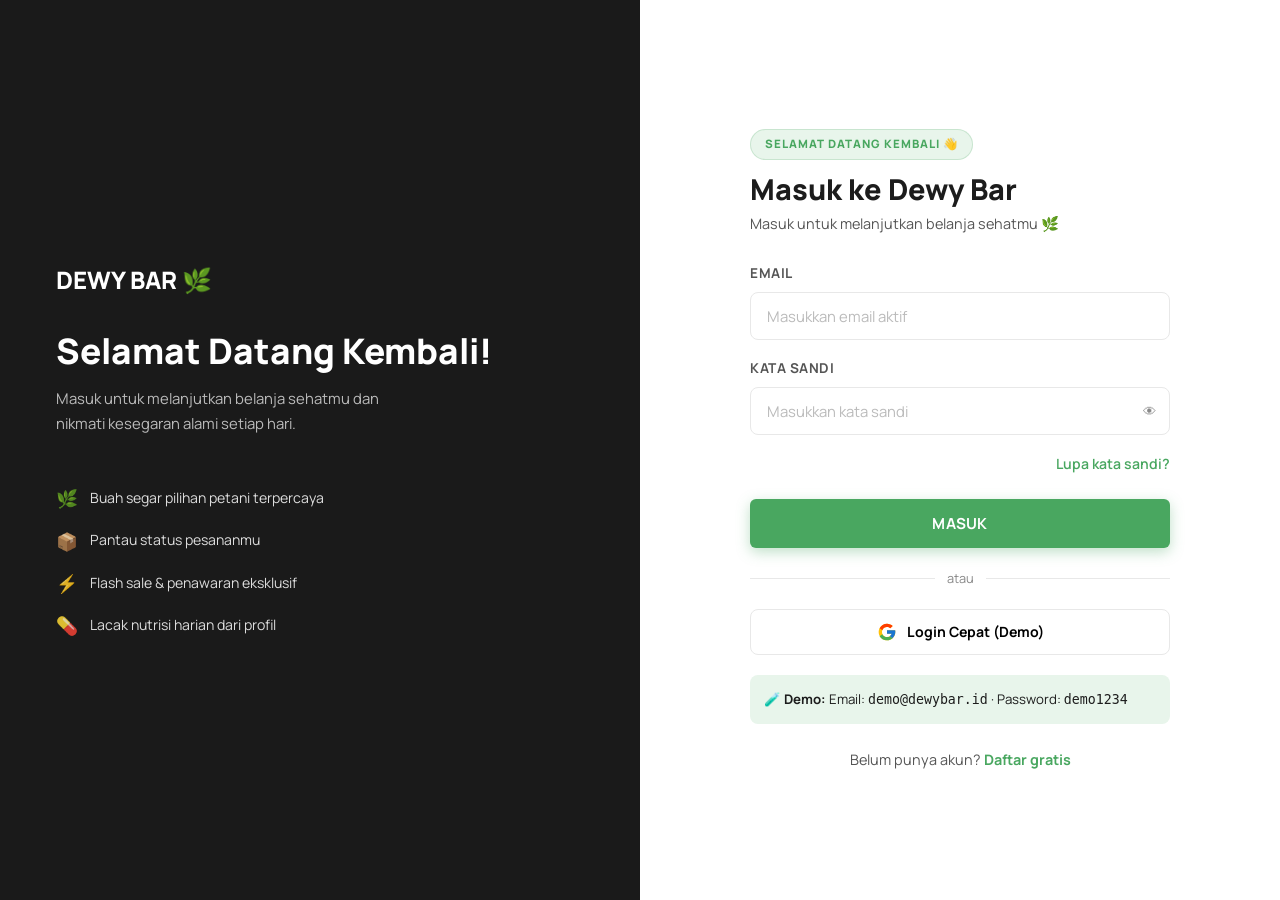
<file: frontend/pages/profile.html>
<!DOCTYPE html>
<html lang="id">
<head>
  <meta charset="UTF-8" />
  <meta name="viewport" content="width=device-width, initial-scale=1.0" />
  <title>Profil — Dewy Bar 🌿</title>
  <link rel="stylesheet" href="../css/style.css" />
  <style>
    .profile-tabs { display: flex; gap: 8px; margin-bottom: 28px; flex-wrap: wrap; }
    .profile-tab {
      padding: 10px 22px; border-radius: 50px;
      border: 2px solid var(--cream-dark); font-weight: 600; font-size: .9rem;
      color: var(--text-mid); cursor: pointer; transition: var(--transition); background: var(--white);
    }
    .profile-tab.active { background: var(--green-mid); color: var(--white); border-color: var(--green-mid); }
    .tab-content { display: none; }
    .tab-content.active { display: block; }
    .order-card {
      background: var(--white); border-radius: var(--radius);
      padding: 20px; box-shadow: var(--shadow-sm); margin-bottom: 14px;
    }
    .order-header { display: flex; justify-content: space-between; align-items: center; flex-wrap: wrap; gap: 8px; }
    .order-status { padding: 4px 12px; border-radius: 50px; font-size: .78rem; font-weight: 700; }
    .status-pending { background: #fff3cd; color: #856404; }
    .status-paid    { background: #d4edda; color: #155724; }
    .nutrisi-bar {
      height: 8px; border-radius: 4px; background: var(--cream-dark); overflow: hidden; margin-top: 6px;
    }
    .nutrisi-fill { height: 100%; border-radius: 4px; background: linear-gradient(90deg, var(--green-mid), var(--green-light)); transition: width .8s ease; }
    .edit-form { display: none; }
    .edit-form.open { display: block; }
    .profile-info-row {
      display: flex; justify-content: space-between; align-items: center;
      padding: 14px 0; border-bottom: 1px solid var(--cream-dark);
      font-size: .92rem;
    }
    .profile-info-row:last-child { border: none; }
    .profile-info-label { color: var(--text-mid); font-weight: 500; }
    .profile-info-val   { font-weight: 600; text-align: right; max-width: 60%; }
  </style>
  <!-- Firebase SDK -->
  <!-- Firebase SDK -->
  
  
  
</head>
<body>

<!-- ═══ NAVBAR ═══ -->
<nav class="navbar">
  <div class="navbar-inner">
    <a href="home-loggedin.html" class="navbar-logo-wrap">
      <img src="../images/logo-full.png" alt="Dewy Bar" style="height:48px;width:auto;object-fit:contain;">
      <div class="navbar-logo-text">
        <span class="navbar-logo-title">DEWY BAR</span>
        <span class="navbar-logo-sub">Healthy Buddy</span>
      </div>
    </a>
    <ul class="nav-links">
      <li><a href="katalog.html">Katalog</a></li>
      <li><a href="smartpo.html">Smart PO</a></li>
      <li><a href="jejak-petani.html">Jejak Petani</a></li>
    </ul>
    <div class="nav-actions">
      <a href="keranjang.html" class="nav-cart">🛒 <span class="cart-badge">0</span></a>
      <button onclick="doLogout()" class="btn btn-outline btn-sm" style="color:#e74c3c;border-color:#e74c3c;">🚪 Keluar</button>
    </div>
  </div>
</nav>

<!-- ═══ PROFILE HEADER ═══ -->
<section class="profile-header">
  <div class="container">
    <div style="display:flex;align-items:center;gap:24px;flex-wrap:wrap;">
      <div class="profile-avatar" id="avatarInitial">?</div>
      <div>
        <div style="font-size:.85rem;opacity:.75;margin-bottom:4px;">Profil Kamu 👤</div>
        <h1 style="font-size:2rem;margin-bottom:4px;" id="profileName">—</h1>
        <div style="opacity:.8;font-size:.9rem;" id="profileEmail">—</div>
        <div style="margin-top:12px;display:flex;gap:10px;flex-wrap:wrap;">
          <span style="background:rgba(255,255,255,.15);padding:5px 14px;border-radius:50px;font-size:.8rem;">
            📍 <span id="profileCity">—</span>
          </span>
          <span style="background:rgba(255,255,255,.15);padding:5px 14px;border-radius:50px;font-size:.8rem;">
            🌿 Member Dewy Bar
          </span>
        </div>
      </div>
    </div>
    <p style="opacity:.7;margin-top:16px;font-style:italic;font-size:.9rem;">
      "Pantau aktivitas dan nutrisimu di sini"
    </p>
  </div>
</section>

<!-- ═══ PROFILE CONTENT ═══ -->
<section class="section">
  <div class="container">

    <!-- Tabs -->
    <div class="profile-tabs">
      <button class="profile-tab active" onclick="switchTab('info')">👤 Info Akun</button>
      <button class="profile-tab" onclick="switchTab('orders')">📦 Riwayat Pesanan</button>
      <button class="profile-tab" onclick="switchTab('nutrisi')">💊 Nutrisi</button>
      <button class="profile-tab" onclick="switchTab('preorders')">📅 Pre-Order</button>
    </div>

    <!-- TAB: Info -->
    <div class="tab-content active" id="tab-info">
      <div style="display:grid;grid-template-columns:1fr 1fr;gap:24px;" id="infoGrid">
        <div style="background:var(--white);border-radius:var(--radius);padding:28px;box-shadow:var(--shadow-sm);">
          <div style="display:flex;justify-content:space-between;align-items:center;margin-bottom:20px;">
            <h3 style="font-family:'Manrope',sans-serif;font-weight:700;">Data Pribadi</h3>
            <button onclick="toggleEdit()" class="btn btn-outline btn-sm" id="editBtn">✏️ Edit</button>
          </div>

          <!-- Read view -->
          <div id="infoReadView">
            <div class="profile-info-row"><span class="profile-info-label">Nama Lengkap</span><span class="profile-info-val" id="infoName">—</span></div>
            <div class="profile-info-row"><span class="profile-info-label">Email</span><span class="profile-info-val" id="infoEmail">—</span></div>
            <div class="profile-info-row"><span class="profile-info-label">No. HP</span><span class="profile-info-val" id="infoPhone">—</span></div>
            <div class="profile-info-row"><span class="profile-info-label">Alamat</span><span class="profile-info-val" id="infoAddress">—</span></div>
          </div>

          <!-- Edit view -->
          <div class="edit-form" id="editForm">
            <div class="form-group"><label>Nama Lengkap</label><input type="text" id="editName" class="form-control" /></div>
            <div class="form-group"><label>No. HP</label><input type="text" id="editPhone" class="form-control" /></div>
            <div class="form-group"><label>Alamat</label><input type="text" id="editAddress" class="form-control" /></div>
            <div style="display:flex;gap:8px;">
              <button onclick="toggleEdit()" class="btn btn-outline btn-sm">Batal</button>
              <button onclick="saveProfile()" class="btn btn-primary btn-sm">Simpan</button>
            </div>
          </div>
        </div>

        <div style="background:var(--white);border-radius:var(--radius);padding:28px;box-shadow:var(--shadow-sm);">
          <h3 style="font-family:'Manrope',sans-serif;font-weight:700;margin-bottom:20px;">Aktivitas</h3>
          <div class="nutrisi-grid" id="activityGrid">
            <div class="nutrisi-card"><div class="nutrisi-icon">📦</div><div class="nutrisi-val" id="actOrders">0</div><div class="nutrisi-label">Total Pesanan</div></div>
            <div class="nutrisi-card"><div class="nutrisi-icon">🌿</div><div class="nutrisi-val" id="actKg">0g</div><div class="nutrisi-label">Buah Dibeli</div></div>
            <div class="nutrisi-card"><div class="nutrisi-icon">💰</div><div class="nutrisi-val" id="actSpend">Rp0</div><div class="nutrisi-label">Total Belanja</div></div>
            <div class="nutrisi-card"><div class="nutrisi-icon">⭐</div><div class="nutrisi-val">5.0</div><div class="nutrisi-label">Rating Kamu</div></div>
          </div>
          <div style="margin-top:20px;">
            <a href="katalog.html" class="btn btn-primary btn-full">🛍️ Ke Katalog</a>
          </div>
        </div>
      </div>
    </div>

    <!-- TAB: Orders -->
    <div class="tab-content" id="tab-orders">
      <div id="ordersList">
        <div style="text-align:center;padding:60px;">
          <div class="spinner" style="margin:0 auto;"></div>
          <p style="margin-top:12px;color:var(--text-light);">Memuat riwayat...</p>
        </div>
      </div>
    </div>

    <!-- TAB: Nutrisi -->
    <div class="tab-content" id="tab-nutrisi">
      <div style="background:var(--white);border-radius:var(--radius);padding:32px;box-shadow:var(--shadow-sm);">
        <h3 style="font-family:'Manrope',sans-serif;font-weight:700;margin-bottom:8px;">Total Nutrisi dari Pembelianmu</h3>
        <p style="color:var(--text-mid);font-size:.9rem;margin-bottom:28px;">Berdasarkan semua produk yang pernah kamu beli di Dewy Bar</p>

        <div class="nutrisi-grid" id="nutrisiCards">
          <div class="nutrisi-card"><div class="nutrisi-icon">🍊</div><div class="nutrisi-val" id="nvitC">—</div><div class="nutrisi-label">Vitamin C (mg)</div></div>
          <div class="nutrisi-card"><div class="nutrisi-icon">🥕</div><div class="nutrisi-val" id="nvitA">—</div><div class="nutrisi-label">Vitamin A (IU)</div></div>
          <div class="nutrisi-card"><div class="nutrisi-icon">🟡</div><div class="nutrisi-val" id="nvitB">—</div><div class="nutrisi-label">Vitamin B6 (mg)</div></div>
          <div class="nutrisi-card"><div class="nutrisi-icon">🫀</div><div class="nutrisi-val" id="nkali">—</div><div class="nutrisi-label">Kalium (mg)</div></div>
          <div class="nutrisi-card"><div class="nutrisi-icon">🌿</div><div class="nutrisi-val" id="nserat">—</div><div class="nutrisi-label">Serat (g)</div></div>
          <div class="nutrisi-card"><div class="nutrisi-icon">⚡</div><div class="nutrisi-val" id="nanti">—</div><div class="nutrisi-label">Antioksidan (%)</div></div>
        </div>

        <div style="margin-top:32px;">
          <h4 style="font-family:'Manrope',sans-serif;font-weight:700;margin-bottom:16px;">Progress Nutrisi Mingguan</h4>
          <div id="nutrisiProgress"></div>
        </div>
      </div>
    </div>

    <!-- TAB: Pre-orders -->
    <div class="tab-content" id="tab-preorders">
      <div id="preordersList">
        <div style="text-align:center;padding:60px;">
          <div class="spinner" style="margin:0 auto;"></div>
          <p style="margin-top:12px;color:var(--text-light);">Memuat pre-order...</p>
        </div>
      </div>
    </div>

  </div>
</section>

<script src="app.js"></script>

<script>
  requireAuth();

  const emojiMap = { apel:'🍎', mangga:'🥭', pisang:'🍌', pepaya:'🧡', semangka:'🍉', jeruk:'🍊', jus:'🥤', smoothie:'🥤', fruit:'🍱' };
  function getEmoji(n) { return Object.entries(emojiMap).find(([k]) => n.toLowerCase().includes(k))?.[1] || '🍃'; }

  // ── Load user info ────────────────────────────────────────
  async function loadProfile() {
    try {
      const u = await API.me();
      document.getElementById('avatarInitial').textContent = u.name.charAt(0).toUpperCase();
      document.getElementById('profileName').textContent   = u.name;
      document.getElementById('profileEmail').textContent  = u.email;
      document.getElementById('profileCity').textContent   = u.address ? u.address.split(',').pop().trim() : '—';

      document.getElementById('infoName').textContent    = u.name;
      document.getElementById('infoEmail').textContent   = u.email;
      document.getElementById('infoPhone').textContent   = u.phone    || '—';
      document.getElementById('infoAddress').textContent = u.address  || '—';

      document.getElementById('editName').value    = u.name;
      document.getElementById('editPhone').value   = u.phone   || '';
      document.getElementById('editAddress').value = u.address || '';

    } catch (err) { showToast('❌','Error',err.message); }
  }

  // ── Edit profile toggle ───────────────────────────────────
  function toggleEdit() {
    const form  = document.getElementById('editForm');
    const read  = document.getElementById('infoReadView');
    const btn   = document.getElementById('editBtn');
    const open  = form.classList.contains('open');
    form.classList.toggle('open', !open);
    read.style.display = open ? 'block' : 'none';
    btn.textContent    = open ? '✏️ Edit' : '× Batal';
  }

  async function saveProfile() {
    const name    = document.getElementById('editName').value.trim();
    const phone   = document.getElementById('editPhone').value.trim();
    const address = document.getElementById('editAddress').value.trim();
    document.getElementById('infoName').textContent    = name;
    document.getElementById('infoPhone').textContent   = phone   || '—';
    document.getElementById('infoAddress').textContent = address || '—';
    document.getElementById('profileName').textContent = name;
    const u = Auth.getUser();
    if (u) { 
      u.name = name; u.phone = phone; u.address = address; 
      Auth.setSession(Auth.getToken(), u);
      // Save to Firestore
      try {
        const db = getDb();
        if (db && u.uid) {
          await db.collection('users').doc(u.uid).update({ name, phone, address });
        }
      } catch(e) {}
    }
    toggleEdit();
    showToast('✅','Tersimpan!','Profil kamu berhasil diperbarui');
  }

  // ── Tab switching ─────────────────────────────────────────
  function switchTab(tab) {
    document.querySelectorAll('.profile-tab').forEach(b => b.classList.remove('active'));
    document.querySelectorAll('.tab-content').forEach(c => c.classList.remove('active'));
    event.target.classList.add('active');
    document.getElementById('tab-' + tab).classList.add('active');

    if (tab === 'orders')    loadOrders();
    if (tab === 'preorders') loadPreOrders();
    if (tab === 'nutrisi')   loadNutrisi();
  }

  // ── Orders ────────────────────────────────────────────────
  async function loadOrders() {
    try {
      const orders = await API.getOrders();
      const el     = document.getElementById('ordersList');

      // Update activity stats
      const totalSpend = orders.reduce((s,o) => s + o.total, 0);
      const totalKg    = orders.reduce((s,o) => s + o.items.reduce((ss,i) => ss + (i.product?.weight||0)*i.qty, 0), 0);
      document.getElementById('actOrders').textContent = orders.length;
      document.getElementById('actKg').textContent     = totalKg > 0 ? (totalKg/1000).toFixed(1)+'kg' : '0g';
      document.getElementById('actSpend').textContent  = 'Rp'+(totalSpend/1000).toFixed(0)+'K';

      if (!orders.length) {
        el.innerHTML = `<div style="text-align:center;padding:80px 20px;">
          <div style="font-size:4rem;margin-bottom:16px;">📦</div>
          <h3>Belum ada pesanan</h3>
          <p style="color:var(--text-mid);margin:12px 0 24px;">Yuk mulai belanja buah segar!</p>
          <a href="katalog.html" class="btn btn-primary">Belanja Sekarang</a>
        </div>`;
        return;
      }

      el.innerHTML = orders.map(o => `
        <div class="order-card">
          <div class="order-header">
            <div>
              <span style="font-weight:700;color:var(--green-deep);">#Pesanan-${o.id}</span>
              <span style="margin-left:10px;font-size:.82rem;color:var(--text-light);">${o.created_at}</span>
            </div>
            <span class="order-status status-${o.status}">${o.status === 'paid' ? '✅ Dibayar' : '⏳ Menunggu'}</span>
          </div>
          <div style="margin-top:12px;padding-top:12px;border-top:1px solid var(--cream-dark);">
            <div style="display:flex;gap:8px;flex-wrap:wrap;margin-bottom:10px;">
              ${o.items.map(i => `
                <span style="background:var(--green-pale);padding:4px 10px;border-radius:50px;font-size:.8rem;">
                  ${getEmoji(i.name||i.product?.name||'')} ${i.name||i.product?.name||'—'} ×${i.qty}
                </span>`).join('')}
            </div>
            <div style="display:flex;justify-content:space-between;align-items:center;flex-wrap:wrap;gap:8px;">
              <span style="font-size:.85rem;color:var(--text-mid);">📍 ${o.address}</span>
              <span style="font-weight:700;color:var(--green-deep);font-size:1rem;">${formatRp(o.total)}</span>
            </div>
          </div>
        </div>`).join('');
    } catch (err) {
      document.getElementById('ordersList').innerHTML =
        `<p style="color:#e74c3c;text-align:center;padding:40px;">Gagal memuat: ${err.message}</p>`;
    }
  }

  // ── Pre-orders ────────────────────────────────────────────
  async function loadPreOrders() {
    try {
      const pos = await API.getPreOrders();
      const el  = document.getElementById('preordersList');
      if (!pos.length) {
        el.innerHTML = `<div style="text-align:center;padding:80px 20px;">
          <div style="font-size:4rem;margin-bottom:16px;">📅</div>
          <h3>Belum ada pre-order</h3>
          <a href="smartpo.html" class="btn btn-primary" style="margin-top:16px;">Buat Pre-Order</a>
        </div>`;
        return;
      }
      el.innerHTML = pos.map(po => `
        <div class="order-card">
          <div class="order-header">
            <span style="font-weight:700;color:var(--green-deep);">#PO-${po.id}</span>
            <span class="order-status status-${po.status === 'scheduled' ? 'pending' : 'paid'}">${po.status === 'scheduled' ? '📅 Terjadwal' : '✅ Selesai'}</span>
          </div>
          <div style="margin-top:10px;font-size:.88rem;color:var(--text-mid);display:flex;gap:16px;flex-wrap:wrap;">
            <span>📅 ${po.date}</span>
            <span>📍 ${po.location}</span>
            <span>🛒 ${po.items.length} item</span>
          </div>
        </div>`).join('');
    } catch (err) {
      document.getElementById('preordersList').innerHTML =
        `<p style="color:#e74c3c;padding:40px;text-align:center;">Gagal memuat: ${err.message}</p>`;
    }
  }

  // ── Nutrisi tracker ───────────────────────────────────────
  async function loadNutrisi() {
    try {
      const orders = await API.getOrders();
      const totals = { vitC: 0, vitA: 0, vitB: 0, kalium: 0, serat: 0, anti: 0 };

      // Simulate nutrisi calculation from products
      const nutrisiDb = {
        1:  { vitC:120, vitA:200,  vitB:.4, kalium:290, serat:4,  anti:85 },
        2:  { vitC:100, vitA:180,  vitB:.3, kalium:260, serat:3.5,anti:78 },
        3:  { vitC:190, vitA:2600, vitB:.2, kalium:340, serat:2,  anti:92 },
        4:  { vitC: 15, vitA: 90,  vitB:.5, kalium:420, serat:3,  anti:62 },
        5:  { vitC:122, vitA:3200, vitB:.5, kalium:310, serat:3,  anti:95 },
        6:  { vitC: 23, vitA: 960, vitB:.2, kalium:320, serat:1,  anti:70 },
        7:  { vitC:100, vitA: 300, vitB:.1, kalium:370, serat:4,  anti:80 },
        8:  { vitC:150, vitA:3200, vitB:.5, kalium:310, serat:1,  anti:95 },
        9:  { vitC:180, vitA:2800, vitB:.6, kalium:450, serat:4,  anti:98 },
        10: { vitC:130, vitA:1500, vitB:.4, kalium:380, serat:5,  anti:90 },
      };

      orders.forEach(o => {
        o.items.forEach(i => {
          const n = nutrisiDb[i.product?.id];
          if (!n) return;
          totals.vitC   += n.vitC   * i.qty;
          totals.vitA   += n.vitA   * i.qty;
          totals.vitB   += n.vitB   * i.qty;
          totals.kalium += n.kalium * i.qty;
          totals.serat  += n.serat  * i.qty;
          totals.anti   += n.anti;
        });
      });

      document.getElementById('nvitC').textContent = totals.vitC.toFixed(0);
      document.getElementById('nvitA').textContent = totals.vitA.toFixed(0);
      document.getElementById('nvitB').textContent = totals.vitB.toFixed(1);
      document.getElementById('nkali').textContent = totals.kalium.toFixed(0);
      document.getElementById('nserat').textContent = totals.serat.toFixed(1);
      document.getElementById('nanti').textContent = Math.min(100, (totals.anti / Math.max(orders.length,1))).toFixed(0) + '%';

      const nutrients = [
        { label: 'Vitamin C', val: totals.vitC, max: 1000, color: '#e67e22' },
        { label: 'Vitamin A', val: totals.vitA, max: 10000, color: '#e74c3c' },
        { label: 'Kalium',    val: totals.kalium, max: 5000, color: '#27ae60' },
        { label: 'Serat',     val: totals.serat, max: 50, color: '#8e44ad' },
      ];
      document.getElementById('nutrisiProgress').innerHTML = nutrients.map(n => `
        <div style="margin-bottom:16px;">
          <div style="display:flex;justify-content:space-between;font-size:.85rem;margin-bottom:6px;">
            <span style="font-weight:600;">${n.label}</span>
            <span style="color:var(--text-mid);">${n.val.toFixed(0)} / ${n.max}</span>
          </div>
          <div class="nutrisi-bar">
            <div class="nutrisi-fill" style="width:${Math.min(100,(n.val/n.max)*100).toFixed(1)}%;background:${n.color};"></div>
          </div>
        </div>`).join('');

    } catch (err) {
      document.getElementById('nutrisiCards').innerHTML =
        `<p style="color:#e74c3c;grid-column:1/-1;">Gagal memuat nutrisi: ${err.message}</p>`;
    }
  }

  // ── Logout ────────────────────────────────────────────────
  async function doLogout() {
    try { await API.logout(); } catch (_) {}
    Auth.clear();
    window.location.href = 'index.html';
  }

  // ── Init ──────────────────────────────────────────────────
  loadProfile();
  loadOrders(); // load for activity stats on info tab
</script>
</body>
</html>
</file>
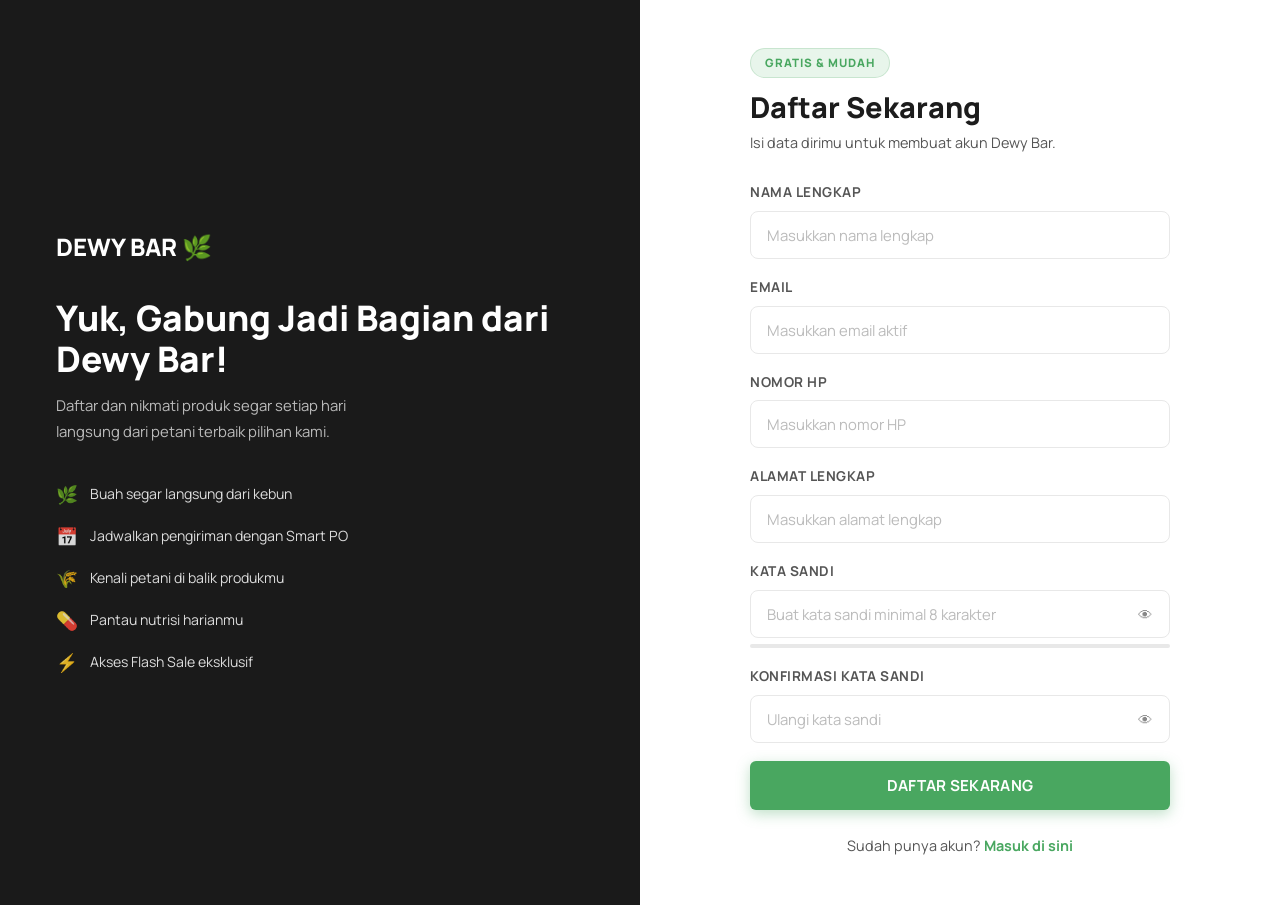
<file: frontend/pages/signup.html>
<!DOCTYPE html>
<html lang="id">
<head>
  <meta charset="UTF-8" />
  <meta name="viewport" content="width=device-width, initial-scale=1.0" />
  <title>Daftar — Dewy Bar 🌿</title>
  <link rel="stylesheet" href="../css/style.css" />
  <!-- Firebase SDK -->
  <style>
    .password-wrap { position: relative; }
    .toggle-pass {
      position: absolute; right: 14px; top: 50%; transform: translateY(-50%);
      cursor: pointer; color: var(--text-light); font-size: .9rem; background: none;
      border: none; padding: 4px;
    }
    .strength-bar { height: 4px; border-radius: 2px; margin-top: 6px; background: var(--cream-dark); overflow: hidden; }
    .strength-fill { height: 100%; border-radius: 2px; transition: .3s; width: 0; }
    .success-overlay {
      position: fixed; inset: 0; background: rgba(26,77,46,.95);
      z-index: 5000; display: flex; flex-direction: column;
      align-items: center; justify-content: center;
      color: white; text-align: center; padding: 24px;
      opacity: 0; pointer-events: none; transition: .4s;
    }
    .success-overlay.show { opacity: 1; pointer-events: all; }
    .success-check { font-size: 6rem; margin-bottom: 24px; animation: pop .5s .2s both; }
    @keyframes pop { from { transform: scale(0); } to { transform: scale(1); } }
  </style>
  <link href="https://fonts.googleapis.com/css2?family=Manrope:wght@300;400;500;600;700;800&display=swap" rel="stylesheet">
  <!-- Firebase SDK -->
  <!-- Firebase SDK -->
  
  
  
</head>
<body>
<div class="auth-page">
  <!-- Left panel -->
  <div class="auth-left">
    <div class="logo" style="color:white; margin-bottom: 32px;">DEWY BAR 🌿</div>
    <h2>Yuk, Gabung Jadi Bagian dari Dewy Bar!</h2>
    <p>Daftar dan nikmati produk segar setiap hari langsung dari petani terbaik pilihan kami.</p>
    <div class="auth-perks">
      <div class="perk-item"><span class="perk-icon">🌿</span> Buah segar langsung dari kebun</div>
      <div class="perk-item"><span class="perk-icon">📅</span> Jadwalkan pengiriman dengan Smart PO</div>
      <div class="perk-item"><span class="perk-icon">🌾</span> Kenali petani di balik produkmu</div>
      <div class="perk-item"><span class="perk-icon">💊</span> Pantau nutrisi harianmu</div>
      <div class="perk-item"><span class="perk-icon">⚡</span> Akses Flash Sale eksklusif</div>
    </div>
  </div>

  <!-- Right panel - form -->
  <div class="auth-right">
    <div class="auth-form">
      <p class="badge-pill" style="text-align:left; margin-bottom:12px;">Gratis & Mudah</p>
      <h2>Daftar Sekarang</h2>
      <p class="subtitle">Isi data dirimu untuk membuat akun Dewy Bar.</p>

      <form id="signupForm" novalidate>
        <div class="form-group">
          <label for="name">Nama Lengkap</label>
          <input type="text" id="name" class="form-control" placeholder="Masukkan nama lengkap" required />
          <div class="error-msg" id="nameErr" style="color:#e74c3c;font-size:.82rem;margin-top:4px;"></div>
        </div>
        <div class="form-group">
          <label for="email">Email</label>
          <input type="email" id="email" class="form-control" placeholder="Masukkan email aktif" required />
          <div class="error-msg" id="emailErr" style="color:#e74c3c;font-size:.82rem;margin-top:4px;"></div>
        </div>
        <div class="form-group">
          <label for="phone">Nomor HP</label>
          <input type="tel" id="phone" class="form-control" placeholder="Masukkan nomor HP" />
        </div>
        <div class="form-group">
          <label for="address">Alamat Lengkap</label>
          <input type="text" id="address" class="form-control" placeholder="Masukkan alamat lengkap" />
        </div>
        <div class="form-group">
          <label for="password">Kata Sandi</label>
          <div class="password-wrap">
            <input type="password" id="password" class="form-control" placeholder="Buat kata sandi minimal 8 karakter" required />
            <button type="button" class="toggle-pass" onclick="togglePass('password')">👁</button>
          </div>
          <div class="strength-bar"><div class="strength-fill" id="strengthFill"></div></div>
          <div id="strengthLabel" style="font-size:.78rem;margin-top:4px;color:var(--text-light);"></div>
          <div class="error-msg" id="passErr" style="color:#e74c3c;font-size:.82rem;margin-top:4px;"></div>
        </div>
        <div class="form-group">
          <label for="confirmPassword">Konfirmasi Kata Sandi</label>
          <div class="password-wrap">
            <input type="password" id="confirmPassword" class="form-control" placeholder="Ulangi kata sandi" required />
            <button type="button" class="toggle-pass" onclick="togglePass('confirmPassword')">👁</button>
          </div>
          <div class="error-msg" id="confirmErr" style="color:#e74c3c;font-size:.82rem;margin-top:4px;"></div>
        </div>

        <button type="submit" class="btn btn-primary btn-full btn-lg" id="submitBtn">
          Daftar Sekarang
        </button>
      </form>

      <p style="text-align:center;margin-top:24px;font-size:.9rem;color:var(--text-mid);">
        Sudah punya akun? <a href="login.html" style="color:var(--green-mid);font-weight:700;">Masuk di sini</a>
      </p>
    </div>
  </div>
</div>

<!-- Success overlay -->
<div class="success-overlay" id="successOverlay">
  <div class="success-check">✅</div>
  <h1 style="font-family:'Manrope',sans-serif;font-size:2.5rem;margin-bottom:12px;">Selamat! 🎉</h1>
  <p style="font-size:1.1rem;opacity:.9;margin-bottom:8px;">Akun kamu berhasil dibuat!</p>
  <p style="opacity:.7;margin-bottom:32px;">Selamat bergabung di keluarga Dewy Bar 🌿</p>
  <div class="spinner" style="margin:0 auto;"></div>
  <p style="margin-top:16px;opacity:.6;font-size:.85rem;">Mengalihkan ke halaman utama...</p>
</div>

<script src="app.js"></script>

<script>
  redirectIfLoggedIn();

  // Password strength
  document.getElementById('password').addEventListener('input', function() {
    const val = this.value;
    let score = 0;
    if (val.length >= 8)    score++;
    if (/[A-Z]/.test(val)) score++;
    if (/[0-9]/.test(val)) score++;
    if (/[^A-Za-z0-9]/.test(val)) score++;

    const fill  = document.getElementById('strengthFill');
    const label = document.getElementById('strengthLabel');
    const colors = ['#e74c3c','#e67e22','#f1c40f','#27ae60'];
    const labels = ['Lemah','Cukup','Baik','Kuat 💪'];
    fill.style.width     = (score * 25) + '%';
    fill.style.background = colors[score - 1] || '#e74c3c';
    label.textContent    = val.length ? labels[score - 1] || 'Lemah' : '';
  });

  function togglePass(id) {
    const inp = document.getElementById(id);
    inp.type  = inp.type === 'password' ? 'text' : 'password';
  }

  document.getElementById('signupForm').addEventListener('submit', async (e) => {
    e.preventDefault();
    const name     = document.getElementById('name').value.trim();
    const email    = document.getElementById('email').value.trim();
    const phone    = document.getElementById('phone').value.trim();
    const address  = document.getElementById('address').value.trim();
    const password = document.getElementById('password').value;
    const confirm  = document.getElementById('confirmPassword').value;

    // Reset errors
    ['nameErr','emailErr','passErr','confirmErr'].forEach(id =>
      document.getElementById(id).textContent = '');

    let valid = true;
    if (!name)   { document.getElementById('nameErr').textContent = 'Nama tidak boleh kosong'; valid = false; }
    if (!email || !email.includes('@')) { document.getElementById('emailErr').textContent = 'Email tidak valid'; valid = false; }
    if (password.length < 8) { document.getElementById('passErr').textContent = 'Password minimal 8 karakter'; valid = false; }
    if (password !== confirm) { document.getElementById('confirmErr').textContent = 'Konfirmasi password tidak cocok'; valid = false; }
    if (!valid) return;

    const btn = document.getElementById('submitBtn');
    btn.textContent = 'Mendaftarkan...';
    btn.disabled = true;

    try {
      const res = await API.register({ name, email, phone, address, password });
      Auth.setSession(res.token, res.user);
      document.getElementById('successOverlay').classList.add('show');
      setTimeout(() => { window.location.href = 'home-loggedin.html'; }, 2500);
    } catch (err) {
      showToast('❌', 'Gagal Daftar', err.message);
      btn.textContent = 'Daftar Sekarang';
      btn.disabled = false;
    }
  });
</script>
</body>
</html>
</file>
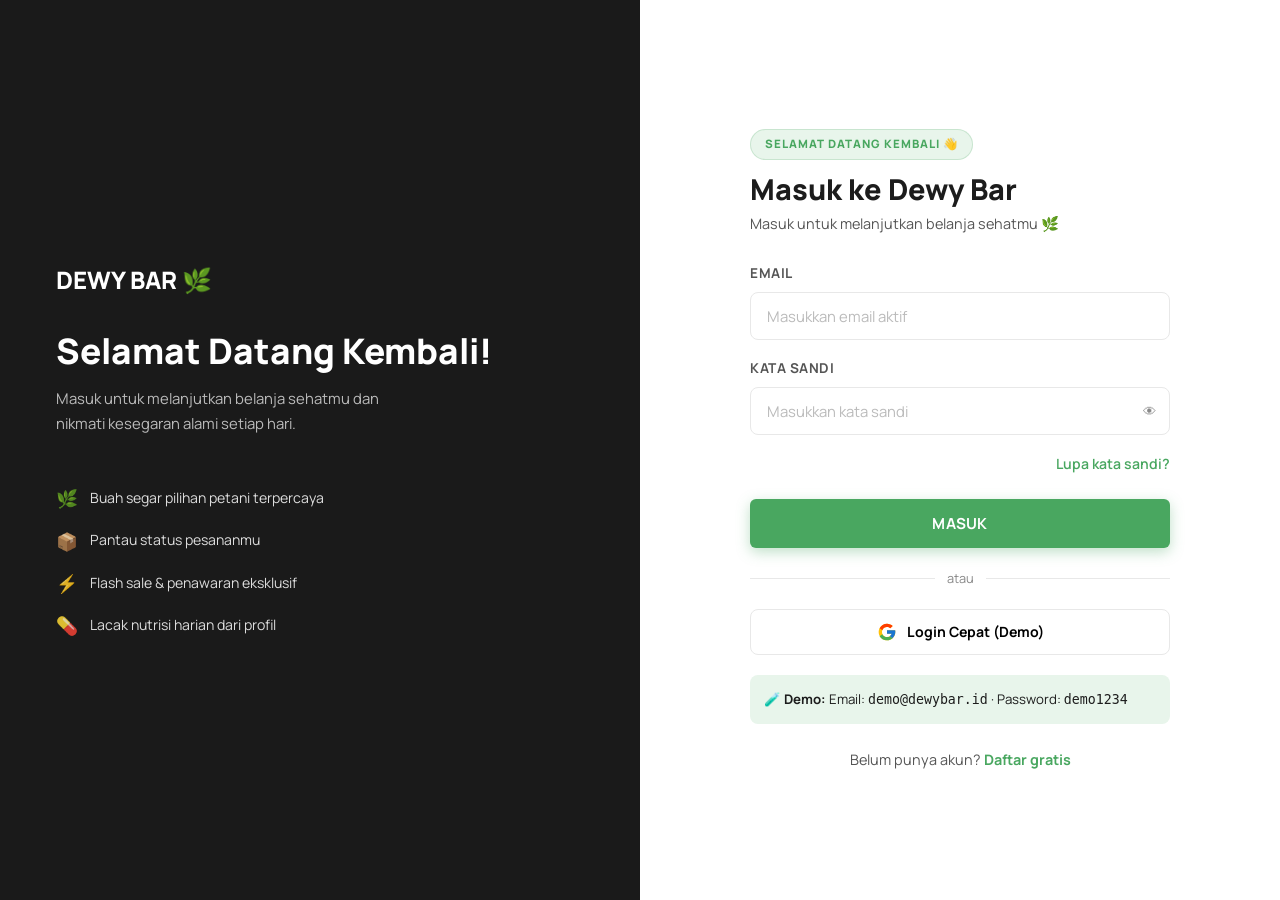
<file: frontend/pages/smartpo.html>
<!DOCTYPE html>
<html lang="id">
<head>
  <meta charset="UTF-8" />
  <meta name="viewport" content="width=device-width, initial-scale=1.0" />
  <title>Smart PO — Dewy Bar 🌿</title>
  <link rel="stylesheet" href="../css/style.css" />
  <style>
    .page-hero {
      background: linear-gradient(135deg, #1a3a5c, #2d6a9f);
      padding: 110px 0 56px; color: var(--white);
    }
    .po-steps {
      display: flex; gap: 0; margin: 40px 0 0;
    }
    .po-step {
      flex: 1; display: flex; flex-direction: column; align-items: center;
      gap: 8px; text-align: center; position: relative;
    }
    .po-step::after {
      content: ''; position: absolute;
      top: 22px; left: 50%; width: 100%; height: 2px;
      background: rgba(255,255,255,.3);
    }
    .po-step:last-child::after { display: none; }
    .po-step-icon {
      width: 44px; height: 44px; border-radius: 50%;
      background: rgba(255,255,255,.15); backdrop-filter: blur(8px);
      display: flex; align-items: center; justify-content: center;
      font-size: 1.2rem; position: relative; z-index: 1;
    }
    .po-step-label { font-size: .78rem; opacity: .8; }

    .po-panel {
      background: var(--white); border-radius: var(--radius);
      padding: 28px; box-shadow: var(--shadow-sm);
    }
    .po-panel h3 { font-family: 'Manrope',sans-serif; font-weight: 700; margin-bottom: 20px; }
    .location-list { display: flex; flex-direction: column; gap: 8px; }
    .location-option {
      padding: 12px 16px; border: 2px solid var(--cream-dark);
      border-radius: var(--radius-sm); cursor: pointer; transition: var(--transition);
      display: flex; align-items: center; gap: 10px; font-size: .9rem;
    }
    .location-option:hover, .location-option.selected {
      border-color: var(--green-mid); background: var(--green-pale);
    }
    .order-count-badge {
      margin-left: auto; padding: 3px 10px;
      background: var(--green-mid); color: var(--white);
      border-radius: 50px; font-size: .75rem; font-weight: 700;
    }

    /* Calendar */
    .calendar-header {
      display: flex; justify-content: space-between; align-items: center;
      margin-bottom: 16px;
    }
    .cal-nav { background: var(--green-pale); border: none; border-radius: 8px; padding: 6px 12px; cursor: pointer; font-size: .9rem; transition: var(--transition); }
    .cal-nav:hover { background: var(--green-mid); color: var(--white); }
    .calendar-days-header {
      display: grid; grid-template-columns: repeat(7, 1fr);
      text-align: center; font-size: .78rem; font-weight: 700;
      color: var(--text-light); margin-bottom: 8px;
    }
    .calendar-days { display: grid; grid-template-columns: repeat(7, 1fr); gap: 3px; }
    .cal-day {
      aspect-ratio: 1; display: flex; align-items: center; justify-content: center;
      border-radius: 8px; font-size: .88rem; cursor: pointer; transition: var(--transition);
    }
    .cal-day:hover      { background: var(--green-pale); }
    .cal-day.today      { background: var(--cream-dark); font-weight: 700; }
    .cal-day.selected   { background: var(--green-mid) !important; color: var(--white) !important; font-weight: 700; }
    .cal-day.other-month{ color: var(--text-light); opacity: .4; }
    .cal-day.disabled   { opacity: .3; cursor: not-allowed; pointer-events: none; }
    .cal-day.has-orders { position: relative; }
    .cal-day.has-orders::after {
      content: ''; position: absolute; bottom: 3px; left: 50%; transform: translateX(-50%);
      width: 4px; height: 4px; border-radius: 50%; background: var(--gold);
    }

    /* History table */
    .history-table { width: 100%; border-collapse: collapse; }
    .history-table th, .history-table td {
      padding: 12px 14px; text-align: left; font-size: .88rem;
      border-bottom: 1px solid var(--cream-dark);
    }
    .history-table th { font-weight: 700; color: var(--text-mid); background: var(--cream-dark); }
    .status-badge { padding: 4px 10px; border-radius: 50px; font-size: .75rem; font-weight: 700; }
    .status-scheduled { background: #fff3cd; color: #856404; }
    .status-done      { background: #d4edda; color: #155724; }
  </style>
  <link href="https://fonts.googleapis.com/css2?family=Manrope:wght@300;400;500;600;700;800&display=swap" rel="stylesheet">
  <!-- Firebase SDK -->
  <!-- Firebase SDK -->
  
  
  
</head>
<body>

<!-- ═══ NAVBAR ═══ -->
<nav class="navbar">
  <div class="navbar-inner">
    <a href="home-loggedin.html" class="navbar-logo-wrap">
      <img src="../images/logo-full.png" alt="Dewy Bar" style="height:48px;width:auto;object-fit:contain;">
      <div class="navbar-logo-text">
        <span class="navbar-logo-title">DEWY BAR</span>
        <span class="navbar-logo-sub">Healthy Buddy</span>
      </div>
    </a>
    <ul class="nav-links">
      <li><a href="katalog.html">Katalog</a></li>
      <li><a href="smartpo.html" style="color:var(--green-mid);">Smart PO</a></li>
      <li><a href="jejak-petani.html">Jejak Petani</a></li>
    </ul>
    <div class="nav-actions">
      <a href="keranjang.html" class="nav-cart">🛒 <span class="cart-badge">0</span></a>
      <a href="profile.html" class="btn btn-outline btn-sm">👤 Profil</a>
    </div>
  </div>
</nav>

<!-- ═══ PAGE HERO ═══ -->
<section class="page-hero">
  <div class="container">
    <div class="badge-pill" style="background:rgba(255,255,255,.2);color:white;margin-bottom:12px;">📅 Smart Pre-Order</div>
    <h1>Atur Jadwal Pesananmu</h1>
    <p style="opacity:.8;margin-top:8px;">Pesan lebih awal, lebih praktis! Pilih tanggal & lokasi pengirimanmu.</p>
    <div class="po-steps">
      <div class="po-step"><div class="po-step-icon">📅</div><div class="po-step-label">Pilih Tanggal</div></div>
      <div class="po-step"><div class="po-step-icon">📍</div><div class="po-step-label">Pilih Lokasi</div></div>
      <div class="po-step"><div class="po-step-icon">🛒</div><div class="po-step-label">Pilih Produk</div></div>
      <div class="po-step"><div class="po-step-icon">💳</div><div class="po-step-label">Bayar</div></div>
    </div>
  </div>
</section>

<!-- ═══ SMART PO FORM ═══ -->
<section class="section">
  <div class="container">
    <div class="po-grid">

      <!-- Left: Calendar + Location -->
      <div style="display:flex;flex-direction:column;gap:20px;">

        <!-- Calendar -->
        <div class="po-panel">
          <h3>📅 Pilih Tanggal Pengiriman</h3>
          <div class="calendar-header">
            <button class="cal-nav" onclick="prevMonth()">‹</button>
            <span style="font-weight:700;" id="calTitle">—</span>
            <button class="cal-nav" onclick="nextMonth()">›</button>
          </div>
          <div class="calendar-days-header">
            <span>Min</span><span>Sen</span><span>Sel</span>
            <span>Rab</span><span>Kam</span><span>Jum</span><span>Sab</span>
          </div>
          <div class="calendar-days" id="calDays"></div>
          <div style="margin-top:16px;padding:10px;background:var(--green-pale);border-radius:var(--radius-sm);font-size:.82rem;color:var(--text-mid);">
            📌 Tanggal dipilih: <strong id="selectedDateDisplay">Belum dipilih</strong>
          </div>
        </div>

        <!-- Location picker -->
        <div class="po-panel">
          <h3>📍 Pilih Lokasi Pengiriman</h3>
          <p style="font-size:.85rem;color:var(--text-mid);margin-bottom:16px;">
            Lihat berapa orang yang sudah pesan di lokasi yang sama!
          </p>
          <div class="location-list" id="locationList"></div>
        </div>

      </div>

      <!-- Right: Product selection + Summary -->
      <div style="display:flex;flex-direction:column;gap:20px;">

        <!-- Product mini list -->
        <div class="po-panel">
          <h3>🛒 Pilih Produk</h3>
          <p style="font-size:.85rem;color:var(--text-mid);margin-bottom:16px;">
            Tambahkan produk dari katalog, atau pilih dari rekomendasi di bawah:
          </p>
          <div id="poProductList" style="display:flex;flex-direction:column;gap:10px;"></div>
          <a href="katalog.html" class="btn btn-outline btn-full" style="margin-top:16px;">
            + Pilih dari Katalog
          </a>
        </div>

        <!-- PO Summary -->
        <div class="po-panel" style="background:linear-gradient(135deg,var(--green-deep),var(--green-mid));color:white;">
          <h3 style="color:white;">📋 Ringkasan Pre-Order</h3>
          <div style="display:flex;flex-direction:column;gap:10px;font-size:.9rem;">
            <div style="display:flex;justify-content:space-between;padding:8px 0;border-bottom:1px solid rgba(255,255,255,.2);">
              <span style="opacity:.8;">Tanggal</span>
              <span style="font-weight:700;" id="poSumDate">Belum dipilih</span>
            </div>
            <div style="display:flex;justify-content:space-between;padding:8px 0;border-bottom:1px solid rgba(255,255,255,.2);">
              <span style="opacity:.8;">Lokasi</span>
              <span style="font-weight:700;" id="poSumLocation">Belum dipilih</span>
            </div>
            <div style="display:flex;justify-content:space-between;padding:8px 0;border-bottom:1px solid rgba(255,255,255,.2);">
              <span style="opacity:.8;">Pemesanan di lokasi ini</span>
              <span style="font-weight:700;" id="poSumCount">0 orang</span>
            </div>
            <div style="display:flex;justify-content:space-between;padding:8px 0;">
              <span style="opacity:.8;">Produk dipilih</span>
              <span style="font-weight:700;" id="poSumItems">0 item</span>
            </div>
          </div>
          <button class="btn btn-gold btn-full btn-lg" style="margin-top:20px;" onclick="submitPreOrder()">
            📅 Pesan Sekarang
          </button>
        </div>

      </div>
    </div>

    <!-- History -->
    <div style="margin-top:48px;">
      <h2 style="margin-bottom:24px;">Riwayat Pre-Order</h2>
      <div class="po-panel" id="historyPanel">
        <div style="text-align:center;padding:30px;">
          <div class="spinner" style="margin:0 auto;"></div>
          <p style="margin-top:12px;color:var(--text-light);">Memuat riwayat...</p>
        </div>
      </div>
    </div>
  </div>
</section>

<script src="app.js"></script>

<script>
  requireAuth();

  // ── Calendar ─────────────────────────────────────────────
  const months = ['Januari','Februari','Maret','April','Mei','Juni','Juli','Agustus','September','Oktober','November','Desember'];
  let viewYear, viewMonth, selectedDate = null;
  const today = new Date();

  function initCalendar() {
    viewYear  = today.getFullYear();
    viewMonth = today.getMonth();
    renderCalendar();
  }

  function renderCalendar() {
    document.getElementById('calTitle').textContent = `${months[viewMonth]} ${viewYear}`;
    const firstDay = new Date(viewYear, viewMonth, 1).getDay();
    const daysInMonth = new Date(viewYear, viewMonth + 1, 0).getDate();
    const daysInPrev  = new Date(viewYear, viewMonth, 0).getDate();

    const grid = document.getElementById('calDays');
    grid.innerHTML = '';

    // Prev month padding
    for (let i = firstDay - 1; i >= 0; i--) {
      const d = document.createElement('div');
      d.className = 'cal-day other-month';
      d.textContent = daysInPrev - i;
      grid.appendChild(d);
    }

    // Current month days
    for (let day = 1; day <= daysInMonth; day++) {
      const d = document.createElement('div');
      d.className = 'cal-day';
      d.textContent = day;

      const thisDate = new Date(viewYear, viewMonth, day);
      if (thisDate < today && thisDate.toDateString() !== today.toDateString())
        d.classList.add('disabled');
      if (thisDate.toDateString() === today.toDateString())
        d.classList.add('today');

      const dateStr = `${viewYear}-${String(viewMonth+1).padStart(2,'0')}-${String(day).padStart(2,'0')}`;
      if (selectedDate === dateStr) d.classList.add('selected');

      d.addEventListener('click', () => selectDate(dateStr, d));
      grid.appendChild(d);
    }

    // Next month padding
    const total = firstDay + daysInMonth;
    const remaining = total % 7 === 0 ? 0 : 7 - (total % 7);
    for (let i = 1; i <= remaining; i++) {
      const d = document.createElement('div');
      d.className = 'cal-day other-month';
      d.textContent = i;
      grid.appendChild(d);
    }
  }

  async function selectDate(dateStr, el) {
    selectedDate = dateStr;
    document.querySelectorAll('.cal-day').forEach(d => d.classList.remove('selected'));
    el.classList.add('selected');
    const [y,m,d] = dateStr.split('-');
    document.getElementById('selectedDateDisplay').textContent =
      `${parseInt(d)} ${months[parseInt(m)-1]} ${y}`;
    document.getElementById('poSumDate').textContent =
      `${parseInt(d)} ${months[parseInt(m)-1]} ${y}`;

    // Fetch order count for selected location + date
    updateOrderCount();
  }

  function prevMonth() { viewMonth--; if (viewMonth < 0) { viewMonth = 11; viewYear--; } renderCalendar(); }
  function nextMonth() { viewMonth++; if (viewMonth > 11) { viewMonth = 0; viewYear++; } renderCalendar(); }

  // ── Locations ────────────────────────────────────────────
  const locations = [
    { id: 'mlg-pusat', name: 'Malang Pusat',      icon: '🏙️' },
    { id: 'mlg-utara', name: 'Malang Utara',      icon: '🌿' },
    { id: 'batu',      name: 'Kota Batu',          icon: '⛰️' },
    { id: 'surabaya',  name: 'Surabaya',           icon: '🌆' },
    { id: 'blitar',    name: 'Blitar',             icon: '🌾' },
    { id: 'kediri',    name: 'Kediri',             icon: '🌻' },
  ];
  let selectedLocation = null;

  function renderLocations() {
    document.getElementById('locationList').innerHTML = locations.map(loc => `
      <div class="location-option" id="loc-${loc.id}" onclick="selectLocation('${loc.id}', '${loc.name}')">
        <span>${loc.icon}</span>
        <span>${loc.name}</span>
        <span class="order-count-badge" id="count-${loc.id}">Pilih</span>
      </div>`).join('');

    // Load counts
    locations.forEach(async loc => {
      try {
        const res = await API.getLocationCount('', loc.name);
        const el = document.getElementById('count-' + loc.id);
        if (el) el.textContent = 'Pilih';
      } catch (_) {
        const el = document.getElementById('count-' + loc.id);
        if (el) el.textContent = 'Pilih';
      }
    });
  }

  function selectLocation(id, name) {
    selectedLocation = name;
    document.querySelectorAll('.location-option').forEach(el => el.classList.remove('selected'));
    document.getElementById('loc-' + id)?.classList.add('selected');
    document.getElementById('poSumLocation').textContent = name;
    updateOrderCount();
  }

  async function updateOrderCount() {
    if (!selectedDate || !selectedLocation) return;
    try {
      const res = await API.getLocationCount(selectedDate, selectedLocation);
      document.getElementById('poSumCount').textContent = (res.count || 0) + ' orang';
    } catch (_) {}
  }

  // ── Mini product list ─────────────────────────────────────
  const emojiMap = { apel:'🍎', mangga:'🥭', pisang:'🍌', pepaya:'🧡', semangka:'🍉', jeruk:'🍊', jus:'🥤', smoothie:'🥤', fruit:'🍱' };
  function getEmoji(name) { return Object.entries(emojiMap).find(([k]) => name.toLowerCase().includes(k))?.[1] || '🍃'; }

  let poItems = {}; // { product_id: qty }
  let poProducts = [];

  function renderPoProducts() {
    document.getElementById('poProductList').innerHTML = poProducts.map(p => {
      const qty = poItems[p.id] || 0;
      const price = p.flash_sale ? p.sale_price : p.price;
      return `
        <div style="display:flex;align-items:center;gap:12px;padding:10px;border:2px solid ${qty ? 'var(--green-mid)' : 'var(--cream-dark)'};border-radius:var(--radius-sm);transition:.3s;">
          <span style="font-size:1.6rem;">${getEmoji(p.name)}</span>
          <div style="flex:1;">
            <div style="font-weight:600;font-size:.9rem;">${p.name}</div>
            <div style="font-size:.78rem;color:var(--text-light);">${formatRp(price)}</div>
          </div>
          <div style="display:flex;align-items:center;gap:8px;">
            <button onclick="poQty(${p.id},-1)" class="qty-btn">−</button>
            <span style="min-width:16px;text-align:center;font-weight:700;">${qty}</span>
            <button onclick="poQty(${p.id},1)"  class="qty-btn">+</button>
          </div>
        </div>`;
    }).join('');
    const total = Object.values(poItems).reduce((a,b) => a+b, 0);
    document.getElementById('poSumItems').textContent = total + ' item';
  }

  function poQty(pid, delta) {
    poItems[pid] = Math.max(0, (poItems[pid] || 0) + delta);
    if (!poItems[pid]) delete poItems[pid];
    renderPoProducts();
  }

  // ── Submit Pre-Order ─────────────────────────────────────
  async function submitPreOrder() {
    if (!selectedDate)     { showToast('⚠️','Pilih Tanggal','Silakan pilih tanggal pengiriman'); return; }
    if (!selectedLocation) { showToast('⚠️','Pilih Lokasi','Silakan pilih lokasi pengiriman'); return; }

    const items = Object.entries(poItems).map(([pid, qty]) => ({ product_id: parseInt(pid), qty }));

    try {
      const res = await API.createPreOrder({ date: selectedDate, location: selectedLocation, items });
      showToast('🎉','Pre-Order Berhasil!', res.message);
      loadHistory();
      // Reset
      poItems = {};
      renderPoProducts();
      selectedDate = null;
      selectedLocation = null;
      renderCalendar();
      document.getElementById('poSumDate').textContent     = 'Belum dipilih';
      document.getElementById('poSumLocation').textContent = 'Belum dipilih';
      document.getElementById('poSumItems').textContent    = '0 item';
      document.querySelectorAll('.location-option').forEach(el => el.classList.remove('selected'));
      document.getElementById('selectedDateDisplay').textContent = 'Belum dipilih';
    } catch (err) {
      showToast('❌','Gagal',err.message);
    }
  }

  // ── Load history ─────────────────────────────────────────
  async function loadHistory() {
    try {
      const data = await API.getPreOrders();
      const panel = document.getElementById('historyPanel');
      if (!data.length) {
        panel.innerHTML = '<p style="text-align:center;color:var(--text-light);padding:24px;">Belum ada riwayat pre-order.</p>';
        return;
      }
      panel.innerHTML = `
        <table class="history-table">
          <thead><tr>
            <th>#</th><th>Tanggal</th><th>Lokasi</th><th>Produk</th><th>Status</th>
          </tr></thead>
          <tbody>
            ${data.map(po => `
              <tr>
                <td style="font-weight:700;color:var(--green-deep);">Pesanan Pre Order</td>
                <td>${po.date}</td>
                <td>📍 ${po.location}</td>
                <td>${po.items.length} item</td>
                <td><span class="status-badge status-${po.status}">${po.status === 'scheduled' ? '📅 Terjadwal' : '✅ Selesai'}</span></td>
              </tr>`).join('')}
          </tbody>
        </table>`;
    } catch (err) {
      document.getElementById('historyPanel').innerHTML =
        `<p style="color:#e74c3c;text-align:center;padding:20px;">Gagal memuat: ${err.message}</p>`;
    }
  }

  // ── Init ──────────────────────────────────────────────────
  initCalendar();
  renderLocations();
  loadHistory();

  // Load some products for selection
  API.getProducts().then(products => {
    poProducts = products.slice(0, 5);
    renderPoProducts();
  }).catch(() => {
    document.getElementById('poProductList').innerHTML =
      '<p style="color:var(--text-light);font-size:.85rem;text-align:center;">Gagal memuat produk</p>';
  });
</script>
</body>
</html>
</file>
<file: frontend/css/style.css>
/* ============================================================
   DEWY BAR — Redesigned Stylesheet
   Matching reference design: dark navbar, photo-based cards,
   dark/light alternating sections, gold CTA buttons
   ============================================================ */

@import url('https://fonts.googleapis.com/css2?family=Manrope:wght@300;400;500;600;700;800&display=swap');

/* ── CSS Variables ── */
:root {
  --green-deep:   #1a3d1f;
  --green-mid:    #49A760;
  --green-light:  #6ec47f;
  --green-pale:   #e8f5eb;
  --gold:         #EEC044;
  --gold-dark:    #d4a820;
  --dark:         #1a1a1a;
  --dark-2:       #222222;
  --dark-3:       #2a2a2a;
  --cream:        #f5f5f5;
  --cream-dark:   #e8e8e8;
  --text-dark:    #1c1c1c;
  --text-mid:     #555555;
  --text-light:   #888;
  --white:        #ffffff;
  --shadow-sm:    0 2px 8px rgba(0,0,0,.12);
  --shadow-md:    0 6px 24px rgba(0,0,0,.18);
  --shadow-lg:    0 16px 48px rgba(0,0,0,.25);
  --radius:       12px;
  --radius-sm:    8px;
  --transition:   .3s cubic-bezier(.4,0,.2,1);
}

/* ── Reset & Base ── */
*, *::before, *::after { box-sizing: border-box; margin: 0; padding: 0; }
html { scroll-behavior: smooth; }
body {
  font-family: 'Manrope', sans-serif;
  background: var(--white);
  color: var(--text-dark);
  line-height: 1.6;
  min-height: 100vh;
}
img { max-width: 100%; display: block; }
a  { text-decoration: none; color: inherit; }
ul { list-style: none; }
button { cursor: pointer; border: none; background: none; font-family: inherit; }
input, textarea, select {
  font-family: inherit;
  outline: none;
  border: none;
  background: none;
}

/* ── Typography ── */
h1, h2, h3, h4 { font-family: 'Manrope', sans-serif; line-height: 1.2; }
h1 { font-size: clamp(2rem, 5vw, 3.5rem); }
h2 { font-size: clamp(1.5rem, 3.5vw, 2.5rem); }
h3 { font-size: clamp(1.1rem, 2vw, 1.4rem); }

/* ── Utility ── */
.container { max-width: 1200px; margin: 0 auto; padding: 0 24px; }
.section    { padding: 64px 0; }
.text-green { color: var(--green-mid); }
.text-gold  { color: var(--gold); }
.hidden     { display: none !important; }
.flex       { display: flex; }
.flex-center{ display: flex; align-items: center; justify-content: center; }
.gap-2      { gap: 8px; }
.gap-3      { gap: 16px; }
.gap-4      { gap: 24px; }
.grid-4     { display: grid; grid-template-columns: repeat(auto-fill, minmax(220px, 1fr)); gap: 20px; }
.grid-3     { display: grid; grid-template-columns: repeat(auto-fill, minmax(280px, 1fr)); gap: 20px; }

/* ═══════════════════════════════════════
   BUTTONS
   ═══════════════════════════════════════ */
.btn {
  display: inline-flex; align-items: center; justify-content: center; gap: 8px;
  padding: 11px 26px; border-radius: 6px; font-weight: 700; font-size: .88rem;
  transition: var(--transition); cursor: pointer; letter-spacing: .3px;
  text-transform: uppercase;
}
.btn-primary {
  background: var(--green-mid); color: var(--white);
  box-shadow: 0 4px 14px rgba(73,167,96,.35);
}
.btn-primary:hover {
  background: var(--green-deep); transform: translateY(-1px);
  box-shadow: 0 6px 20px rgba(73,167,96,.45);
}
.btn-gold {
  background: var(--gold); color: var(--dark);
  box-shadow: 0 4px 14px rgba(238,192,68,.4);
  font-weight: 800;
}
.btn-gold:hover {
  background: var(--gold-dark); transform: translateY(-1px);
  box-shadow: 0 6px 20px rgba(238,192,68,.5);
}
.btn-outline {
  background: transparent; color: var(--white);
  border: 2px solid var(--white);
}
.btn-outline:hover {
  background: var(--white); color: var(--dark);
}
.btn-outline-dark {
  background: transparent; color: var(--green-mid);
  border: 2px solid var(--green-mid);
}
.btn-outline-dark:hover {
  background: var(--green-mid); color: var(--white);
}
.btn-sm { padding: 8px 16px; font-size: .78rem; }
.btn-lg { padding: 14px 36px; font-size: .95rem; }
.btn-full { width: 100%; }

/* ═══════════════════════════════════════
   FORM ELEMENTS
   ═══════════════════════════════════════ */
.form-group { margin-bottom: 18px; }
.form-group label {
  display: block; margin-bottom: 7px;
  font-weight: 700; font-size: .85rem; color: var(--text-mid);
  text-transform: uppercase; letter-spacing: .5px;
}
.form-control {
  width: 100%; padding: 13px 16px;
  background: var(--white); border: 1.5px solid var(--cream-dark);
  border-radius: var(--radius-sm); font-size: .93rem; color: var(--text-dark);
  transition: var(--transition);
}
.form-control:focus {
  border-color: var(--green-mid); background: var(--white);
  box-shadow: 0 0 0 3px rgba(73,167,96,.12);
}
.form-control::placeholder { color: #bbb; }

/* ═══════════════════════════════════════
   NAVBAR — DARK BLACK
   ═══════════════════════════════════════ */
.navbar {
  position: fixed; top: 0; left: 0; right: 0; z-index: 1000;
  background: #000000; /* matches logo background exactly */
  border-bottom: 1px solid rgba(255,255,255,.08);
  transition: var(--transition);
}
.navbar.scrolled { box-shadow: 0 4px 24px rgba(0,0,0,.4); }
.navbar-inner {
  display: flex; align-items: center; justify-content: space-between;
  padding: 14px 24px; max-width: 1200px; margin: 0 auto; height: 68px;
}

/* Logo */
.logo {
  font-family: 'Manrope', sans-serif;
  font-size: 1.5rem; font-weight: 800;
  color: var(--white);
  display: flex; align-items: center; gap: 8px;
}
.logo span { color: var(--green-mid); }

.navbar-logo-wrap {
  display: flex; align-items: center; gap: 12px; text-decoration: none;
}
.navbar-logo-wrap img { height: 44px; width: auto; object-fit: contain; }
.navbar-logo-text { display: flex; flex-direction: column; gap: 1px; }
.navbar-logo-title {
  font-family: 'Manrope', sans-serif;
  font-size: 1.2rem; font-weight: 800;
  color: var(--white); letter-spacing: 2px;
  line-height: 1.1; text-transform: uppercase;
}
.navbar-logo-sub {
  font-family: 'Manrope', sans-serif;
  font-size: 0.7rem; font-weight: 400;
  color: rgba(255,255,255,.5); letter-spacing: 1px; line-height: 1;
}

/* Nav links */
.nav-links {
  display: flex; align-items: center; gap: 28px;
  font-weight: 600; font-size: .88rem;
}
.nav-links a {
  color: rgba(255,255,255,.8); transition: var(--transition);
  position: relative; padding: 4px 0;
}
.nav-links a::after {
  content: ''; position: absolute; bottom: -2px; left: 0;
  width: 0; height: 2px; background: var(--gold);
  transition: var(--transition);
}
.nav-links a:hover { color: var(--white); }
.nav-links a:hover::after,
.nav-links a.active::after { width: 100%; }
.nav-links a.active { color: var(--white); }

.nav-actions { display: flex; align-items: center; gap: 12px; }
.nav-cart {
  position: relative; display: flex; align-items: center;
  gap: 6px; padding: 9px 16px; border-radius: 6px;
  background: rgba(255,255,255,.1); color: var(--white);
  font-weight: 600; font-size: .85rem; transition: var(--transition);
  border: 1px solid rgba(255,255,255,.15);
}
.nav-cart:hover { background: var(--green-mid); border-color: var(--green-mid); }
.cart-badge {
  position: absolute; top: -5px; right: -5px;
  background: var(--gold); color: var(--dark);
  border-radius: 50%; width: 18px; height: 18px;
  font-size: .65rem; font-weight: 800;
  display: flex; align-items: center; justify-content: center;
}
.hamburger {
  display: none; flex-direction: column; gap: 5px;
  width: 28px; cursor: pointer; padding: 4px;
}
.hamburger span {
  display: block; height: 2px; border-radius: 2px;
  background: var(--white); transition: var(--transition);
}

/* ═══════════════════════════════════════
   HERO SLIDER
   ═══════════════════════════════════════ */
.hero-slider {
  margin-top: 68px; position: relative;
  height: 88vh; min-height: 540px; overflow: hidden;
}
.slide {
  position: absolute; inset: 0; opacity: 0;
  transition: opacity .9s ease;
  display: flex; align-items: center;
}
.slide.active { opacity: 1; z-index: 1; }
.slide-bg {
  position: absolute; inset: 0;
  background-size: cover; background-position: center;
}
.slide-bg::after {
  content: ''; position: absolute; inset: 0;
  background: linear-gradient(
    100deg,
    rgba(0,0,0,.72) 0%,
    rgba(0,0,0,.45) 50%,
    rgba(0,0,0,.15) 100%
  );
}
.slide-content {
  position: relative; z-index: 2;
  max-width: 1200px; margin: 0 auto; padding: 0 24px;
  color: var(--white); max-width: 600px;
}
.slide-label {
  display: inline-block; padding: 6px 14px;
  background: var(--gold); color: var(--dark);
  border-radius: 4px; font-size: .75rem; font-weight: 800;
  margin-bottom: 18px; letter-spacing: 1px; text-transform: uppercase;
}
.slide-content h1 {
  font-size: clamp(2.2rem, 5vw, 3.8rem);
  font-weight: 900; margin-bottom: 16px; line-height: 1.1;
  text-shadow: 0 2px 20px rgba(0,0,0,.3);
}
.slide-content p {
  font-size: 1rem; opacity: .9; max-width: 480px;
  margin-bottom: 28px; line-height: 1.7;
}
.slide-btns { display: flex; gap: 14px; flex-wrap: wrap; }

.slider-controls {
  position: absolute; bottom: 28px; left: 50%; transform: translateX(-50%);
  z-index: 5; display: flex; gap: 10px; align-items: center;
}
.dot {
  width: 8px; height: 8px; border-radius: 50%;
  background: rgba(255,255,255,.4); cursor: pointer; transition: var(--transition);
}
.dot.active { background: var(--gold); width: 24px; border-radius: 4px; }
.slider-arrow {
  position: absolute; top: 50%; transform: translateY(-50%);
  z-index: 5; width: 44px; height: 44px; border-radius: 50%;
  background: rgba(0,0,0,.4); border: 1px solid rgba(255,255,255,.2);
  color: var(--white); font-size: 1.2rem; transition: var(--transition);
  display: flex; align-items: center; justify-content: center;
}
.slider-arrow:hover { background: var(--gold); border-color: var(--gold); color: var(--dark); }
.slider-arrow.prev { left: 20px; }
.slider-arrow.next { right: 20px; }

/* ═══════════════════════════════════════
   SECTION HEADERS
   ═══════════════════════════════════════ */
.section-header { text-align: center; margin-bottom: 44px; }
.section-header h2 { font-weight: 800; color: var(--text-dark); }
.section-header p { color: var(--text-mid); margin-top: 10px; font-size: .95rem; max-width: 520px; margin-left: auto; margin-right: auto; }

.badge-pill {
  display: inline-block; padding: 5px 14px;
  background: var(--green-pale); color: var(--green-mid);
  border-radius: 50px; font-size: .72rem; font-weight: 800;
  letter-spacing: 1px; text-transform: uppercase; margin-bottom: 10px;
  border: 1px solid rgba(73,167,96,.2);
}

/* Section with dark background */
.section-dark {
  background: var(--dark);
  color: var(--white);
}
.section-dark .section-header h2 { color: var(--white); }
.section-dark .section-header p  { color: rgba(255,255,255,.65); }
.section-dark .badge-pill {
  background: rgba(73,167,96,.2); color: var(--green-light);
  border-color: rgba(73,167,96,.3);
}

/* ═══════════════════════════════════════
   BENEFITS / FEATURES
   ═══════════════════════════════════════ */
.benefits-grid {
  display: grid; grid-template-columns: repeat(auto-fit, minmax(220px, 1fr));
  gap: 20px;
}
.benefit-card {
  background: var(--dark-2); border-radius: var(--radius);
  padding: 28px 24px; text-align: center;
  border: 1px solid rgba(255,255,255,.06);
  transition: var(--transition);
}
.benefit-card:hover {
  transform: translateY(-4px);
  border-color: var(--green-mid);
  box-shadow: 0 8px 24px rgba(73,167,96,.15);
}
.benefit-icon {
  width: 64px; height: 64px; border-radius: 14px;
  background: rgba(73,167,96,.15); display: flex; align-items: center;
  justify-content: center; margin: 0 auto 16px; font-size: 1.8rem;
  border: 1px solid rgba(73,167,96,.25);
}
.benefit-card h3 { margin-bottom: 8px; color: var(--white); font-size: 1rem; font-weight: 700; }
.benefit-card p  { color: rgba(255,255,255,.55); font-size: .85rem; }

/* ═══════════════════════════════════════
   PRODUCT CARDS — Photo-based
   ═══════════════════════════════════════ */
.product-card {
  background: var(--white); border-radius: var(--radius);
  overflow: hidden; box-shadow: var(--shadow-sm);
  transition: var(--transition); position: relative;
  border: 1px solid rgba(0,0,0,.06);
}
.product-card:hover { transform: translateY(-5px); box-shadow: var(--shadow-md); }

.product-img {
  width: 100%; height: 180px; object-fit: cover;
  background: linear-gradient(135deg, #e8f5eb, #d4edd9);
  display: flex; align-items: center; justify-content: center;
  font-size: 3.5rem; overflow: hidden;
}
.product-img img {
  width: 100%; height: 100%; object-fit: cover;
  transition: transform .4s ease;
}
.product-card:hover .product-img img { transform: scale(1.06); }

.product-badge {
  position: absolute; top: 10px; left: 10px;
  background: var(--gold); color: var(--dark);
  font-size: .7rem; font-weight: 800; padding: 3px 10px;
  border-radius: 4px; letter-spacing: .3px; text-transform: uppercase;
}
.product-badge.sale { background: #e74c3c; color: var(--white); }
.product-badge.new  { background: var(--green-mid); color: var(--white); }

.product-info { padding: 14px 16px 16px; }
.product-info h3 {
  font-family: 'Manrope', sans-serif; font-weight: 700;
  font-size: .92rem; margin-bottom: 5px; color: var(--text-dark);
  white-space: nowrap; overflow: hidden; text-overflow: ellipsis;
}
.product-meta {
  display: flex; align-items: center; gap: 6px;
  font-size: .75rem; color: var(--text-light); margin-bottom: 10px;
}
.stars { color: var(--gold); font-size: .8rem; }
.product-price {
  display: flex; align-items: center; gap: 8px; margin-bottom: 12px;
}
.price-now { font-weight: 800; font-size: 1rem; color: var(--green-deep); }
.price-old { font-size: .78rem; color: var(--text-light); text-decoration: line-through; }

/* Product card action buttons */
.product-actions { display: flex; gap: 8px; }
.product-actions .btn { flex: 1; font-size: .75rem; padding: 8px 10px; border-radius: var(--radius-sm); }

/* ═══════════════════════════════════════
   CATEGORY TABS
   ═══════════════════════════════════════ */
.category-tabs {
  display: flex; gap: 8px; margin-bottom: 28px;
  flex-wrap: wrap; border-bottom: 2px solid var(--cream-dark);
  padding-bottom: 0;
}
.tab-btn {
  padding: 10px 20px; border-radius: 6px 6px 0 0;
  border: 2px solid transparent;
  border-bottom: none;
  font-weight: 700; font-size: .82rem;
  color: var(--text-mid); transition: var(--transition);
  background: transparent; text-transform: uppercase; letter-spacing: .3px;
  margin-bottom: -2px;
}
.tab-btn.active {
  background: var(--green-mid); color: var(--white);
  border-color: var(--green-mid);
}
.tab-btn:hover:not(.active) {
  background: var(--green-pale); color: var(--green-mid);
  border-color: var(--green-mid);
}

/* ═══════════════════════════════════════
   TESTIMONIALS
   ═══════════════════════════════════════ */
.testimonials-grid {
  display: grid; grid-template-columns: repeat(auto-fill, minmax(280px, 1fr));
  gap: 20px;
}
.testimonial-card {
  background: var(--dark-2); border-radius: var(--radius);
  padding: 24px; border: 1px solid rgba(255,255,255,.06);
  transition: var(--transition);
}
.testimonial-card:hover { border-color: var(--green-mid); }
.testimonial-card p {
  color: rgba(255,255,255,.75); font-style: italic;
  margin-bottom: 18px; line-height: 1.75; font-size: .9rem;
}
.reviewer { display: flex; align-items: center; gap: 12px; }
.reviewer-avatar {
  width: 40px; height: 40px; border-radius: 50%;
  background: var(--green-mid); display: flex; align-items: center;
  justify-content: center; font-size: 1rem; font-weight: 700;
  color: var(--white); flex-shrink: 0;
}
.reviewer-name   { font-weight: 700; font-size: .88rem; color: var(--white); }
.reviewer-detail { font-size: .75rem; color: var(--gold); }

/* ═══════════════════════════════════════
   FOOTER — DARK
   ═══════════════════════════════════════ */
footer {
  background: #000000; color: rgba(255,255,255,.75);
  padding: 56px 0 28px;
  border-top: none;
}
.footer-grid {
  display: grid; grid-template-columns: 2fr 1fr 1fr 1.5fr; gap: 40px;
  margin-bottom: 40px;
}
.footer-logo { color: var(--white); margin-bottom: 14px; }
.footer-desc {
  font-size: .85rem; line-height: 1.75; max-width: 260px;
  color: rgba(255,255,255,.5);
}
.footer-social { display: flex; gap: 10px; margin-top: 20px; }
.social-btn {
  width: 36px; height: 36px; border-radius: 6px;
  background: rgba(255,255,255,.08); color: var(--white);
  display: flex; align-items: center; justify-content: center;
  font-size: .85rem; transition: var(--transition);
  border: 1px solid rgba(255,255,255,.1);
}
.social-btn:hover { background: var(--green-mid); border-color: var(--green-mid); transform: translateY(-2px); }
.footer-col h4 {
  color: var(--white); font-family: 'Manrope', sans-serif;
  font-weight: 800; margin-bottom: 16px; font-size: .78rem;
  text-transform: uppercase; letter-spacing: 1.5px;
}
.footer-col ul li { margin-bottom: 10px; }
.footer-col ul li a { font-size: .85rem; color: rgba(255,255,255,.5); transition: var(--transition); }
.footer-col ul li a:hover { color: var(--green-light); }
.footer-bottom {
  border-top: 1px solid rgba(255,255,255,.06);
  padding-top: 20px; text-align: center; font-size: .78rem;
  color: rgba(255,255,255,.35);
}

/* ═══════════════════════════════════════
   AUTH PAGES
   ═══════════════════════════════════════ */
.auth-page {
  min-height: 100vh; display: grid;
  grid-template-columns: 1fr 1fr;
}
.auth-left {
  background: var(--dark);
  display: flex; flex-direction: column;
  align-items: flex-start; justify-content: center;
  padding: 64px 56px; color: var(--white);
  position: relative; overflow: hidden;
}
.auth-left-bg {
  position: absolute; inset: 0;
  background-image: url('https://images.unsplash.com/photo-1610832958506-aa56368176cf?q=80&w=800&auto=format&fit=crop');
  background-size: cover; background-position: center; opacity: .15;
}
.auth-left-content { position: relative; z-index: 1; }
.auth-left h2 { font-size: 2.2rem; font-weight: 900; margin-bottom: 14px; line-height: 1.15; }
.auth-left p  { opacity: .7; max-width: 340px; font-size: .93rem; line-height: 1.7; }
.auth-perks   { margin-top: 36px; display: flex; flex-direction: column; gap: 14px; }
.perk-item    { display: flex; align-items: center; gap: 12px; font-size: .88rem; opacity: .85; }
.perk-icon    { font-size: 1.1rem; }

.auth-right {
  display: flex; align-items: center; justify-content: center;
  padding: 48px 56px; background: var(--white);
}
.auth-form { width: 100%; max-width: 420px; }
.auth-form h2 { margin-bottom: 6px; font-weight: 900; font-size: 1.8rem; }
.auth-form p.subtitle { color: var(--text-mid); margin-bottom: 28px; font-size: .9rem; }

.divider {
  display: flex; align-items: center; gap: 12px;
  margin: 20px 0; color: var(--text-light); font-size: .8rem;
}
.divider::before, .divider::after {
  content: ''; flex: 1; height: 1px; background: var(--cream-dark);
}
.btn-google {
  width: 100%; padding: 12px; border-radius: var(--radius-sm);
  border: 1.5px solid var(--cream-dark); background: var(--white);
  display: flex; align-items: center; justify-content: center;
  gap: 10px; font-weight: 700; font-size: .88rem; transition: var(--transition);
  cursor: pointer;
}
.btn-google:hover { border-color: var(--green-mid); background: var(--green-pale); }

/* ═══════════════════════════════════════
   TOAST
   ═══════════════════════════════════════ */
.toast {
  position: fixed; bottom: 20px; right: 20px; z-index: 9999;
  background: var(--dark); border-radius: var(--radius);
  padding: 14px 18px; box-shadow: var(--shadow-lg);
  display: flex; align-items: center; gap: 12px;
  max-width: 340px; transform: translateY(80px); opacity: 0;
  transition: var(--transition);
  border: 1px solid rgba(255,255,255,.08);
}
.toast.show { transform: translateY(0); opacity: 1; }
.toast-icon { font-size: 1.5rem; }
.toast-title { font-weight: 700; margin-bottom: 2px; font-size: .9rem; color: var(--white); }
.toast-msg   { font-size: .78rem; color: rgba(255,255,255,.6); }

/* ═══════════════════════════════════════
   MODAL
   ═══════════════════════════════════════ */
.modal-overlay {
  position: fixed; inset: 0; z-index: 2000;
  background: rgba(0,0,0,.65); backdrop-filter: blur(4px);
  display: flex; align-items: center; justify-content: center;
  opacity: 0; pointer-events: none; transition: var(--transition);
}
.modal-overlay.open { opacity: 1; pointer-events: all; }
.modal {
  background: var(--white); border-radius: var(--radius);
  padding: 32px; max-width: 480px; width: 90%;
  transform: scale(.94); transition: var(--transition);
  box-shadow: var(--shadow-lg);
}
.modal-overlay.open .modal { transform: scale(1); }

/* ═══════════════════════════════════════
   KATALOG PAGE
   ═══════════════════════════════════════ */
.katalog-hero {
  background: linear-gradient(135deg, var(--dark) 0%, #1a3d22 100%);
  padding: 120px 0 52px; color: var(--white); text-align: center;
  position: relative; overflow: hidden;
}
.katalog-hero::before {
  content: ''; position: absolute; inset: 0;
  background-image: url('https://images.unsplash.com/photo-1542838132-92c53300491e?q=80&w=1600&auto=format&fit=crop');
  background-size: cover; background-position: center; opacity: .18;
}
.katalog-hero .container { position: relative; z-index: 1; }
.katalog-hero h1 { font-size: clamp(2rem, 4vw, 3rem); font-weight: 900; }

.search-bar {
  max-width: 520px; margin: 20px auto 0;
  background: rgba(255,255,255,.1); backdrop-filter: blur(8px);
  border: 1.5px solid rgba(255,255,255,.25); border-radius: 8px;
  display: flex; align-items: center; padding: 6px 6px 6px 18px;
}
.search-bar input {
  flex: 1; background: transparent; color: var(--white);
  font-size: .92rem; font-family: 'Manrope', sans-serif;
}
.search-bar input::placeholder { color: rgba(255,255,255,.55); }
.search-bar .btn { padding: 9px 18px; border-radius: 5px; }

/* Flash sale banner */
.flash-sale-banner {
  background: linear-gradient(135deg, #c0392b, #e74c3c);
  color: var(--white); padding: 28px 32px;
  border-radius: var(--radius); margin-bottom: 32px;
  display: flex; align-items: center; justify-content: space-between;
  flex-wrap: wrap; gap: 14px;
}
.flash-sale-banner h3 { font-family: 'Manrope', sans-serif; font-size: 1.4rem; font-weight: 800; }

/* ═══════════════════════════════════════
   CART
   ═══════════════════════════════════════ */
.cart-layout {
  display: grid; grid-template-columns: 1fr 340px; gap: 28px;
  align-items: start;
}
.cart-item-card {
  display: flex; gap: 14px; align-items: center;
  background: var(--white); border-radius: var(--radius-sm);
  padding: 16px; margin-bottom: 10px;
  border: 1px solid var(--cream-dark);
  box-shadow: var(--shadow-sm);
}
.cart-item-img {
  width: 72px; height: 72px; border-radius: var(--radius-sm);
  background: var(--green-pale); flex-shrink: 0;
  display: flex; align-items: center; justify-content: center;
  font-size: 2rem; overflow: hidden;
}
.cart-item-img img { width: 100%; height: 100%; object-fit: cover; }
.cart-item-info { flex: 1; }
.cart-item-info h4 { font-family: 'Manrope', sans-serif; font-weight: 700; margin-bottom: 3px; font-size: .9rem; }
.qty-control { display: flex; align-items: center; gap: 10px; }
.qty-btn {
  width: 28px; height: 28px; border-radius: 50%;
  background: var(--green-pale); color: var(--green-deep);
  font-size: 1rem; font-weight: 800; transition: var(--transition);
  display: flex; align-items: center; justify-content: center;
}
.qty-btn:hover { background: var(--green-mid); color: var(--white); }

.order-summary {
  background: var(--white); border-radius: var(--radius);
  padding: 24px; border: 1px solid var(--cream-dark);
  box-shadow: var(--shadow-sm); position: sticky; top: 88px;
}
.order-summary h3 { margin-bottom: 20px; font-size: 1.05rem; font-weight: 800; }
.summary-row {
  display: flex; justify-content: space-between;
  padding: 9px 0; font-size: .88rem;
  border-bottom: 1px solid var(--cream-dark);
}
.summary-row:last-of-type { border: none; }
.summary-row.total { font-weight: 800; font-size: 1rem; color: var(--green-deep); }

/* ═══════════════════════════════════════
   SMART PO
   ═══════════════════════════════════════ */
.po-grid { display: grid; grid-template-columns: 1fr 1fr; gap: 24px; }
.calendar-container {
  background: var(--white); border-radius: var(--radius);
  padding: 24px; border: 1px solid var(--cream-dark);
  box-shadow: var(--shadow-sm);
}
.calendar-header {
  display: flex; justify-content: space-between;
  align-items: center; margin-bottom: 16px;
}
.calendar-days-header {
  display: grid; grid-template-columns: repeat(7, 1fr);
  text-align: center; font-size: .72rem; font-weight: 800;
  color: var(--text-light); margin-bottom: 6px;
  text-transform: uppercase; letter-spacing: .5px;
}
.calendar-days { display: grid; grid-template-columns: repeat(7, 1fr); gap: 3px; }
.cal-day {
  aspect-ratio: 1; display: flex; align-items: center; justify-content: center;
  border-radius: 6px; font-size: .85rem; cursor: pointer; transition: var(--transition);
  font-weight: 500;
}
.cal-day:hover  { background: var(--green-pale); color: var(--green-deep); }
.cal-day.today  { background: var(--green-pale); font-weight: 800; color: var(--green-deep); border: 2px solid var(--green-mid); }
.cal-day.selected { background: var(--green-mid) !important; color: var(--white) !important; font-weight: 800; }
.cal-day.other-month { color: var(--text-light); opacity: .4; }

/* ═══════════════════════════════════════
   JEJAK PETANI (Farmer Trace)
   ═══════════════════════════════════════ */
.farmer-card {
  background: var(--white); border-radius: var(--radius);
  overflow: hidden; border: 1px solid var(--cream-dark);
  box-shadow: var(--shadow-sm); transition: var(--transition); cursor: pointer;
}
.farmer-card:hover { transform: translateY(-5px); box-shadow: var(--shadow-md); border-color: var(--green-mid); }
.farmer-img-wrap {
  height: 200px;
  background: linear-gradient(135deg, #1a3d22, #2d7a40);
  display: flex; align-items: center; justify-content: center;
  font-size: 4.5rem; position: relative; overflow: hidden;
}
.farmer-img-wrap img { width: 100%; height: 100%; object-fit: cover; opacity: .85; }
.farmer-location {
  position: absolute; bottom: 10px; left: 10px;
  background: rgba(0,0,0,.65); color: var(--white);
  padding: 4px 10px; border-radius: 4px; font-size: .72rem; font-weight: 700;
}
.farmer-info { padding: 18px; }
.farmer-info h3 { font-family: 'Manrope', sans-serif; font-weight: 800; margin-bottom: 7px; font-size: .95rem; }
.farmer-info p  { font-size: .82rem; color: var(--text-mid); line-height: 1.65; margin-bottom: 14px; }

/* ═══════════════════════════════════════
   PROFILE
   ═══════════════════════════════════════ */
.profile-header {
  background: var(--dark);
  padding: 120px 0 52px; color: var(--white);
  position: relative; overflow: hidden;
}
.profile-header::before {
  content: ''; position: absolute; inset: 0;
  background: linear-gradient(135deg, var(--green-deep), rgba(73,167,96,.3));
  opacity: .6;
}
.profile-header .container { position: relative; z-index: 1; }
.profile-avatar {
  width: 88px; height: 88px; border-radius: 50%;
  background: var(--green-mid); display: flex; align-items: center;
  justify-content: center; font-size: 2.2rem; font-weight: 800;
  font-family: 'Manrope', sans-serif; flex-shrink: 0;
  border: 3px solid rgba(255,255,255,.25);
}
.nutrisi-grid {
  display: grid; grid-template-columns: repeat(auto-fill, minmax(150px, 1fr));
  gap: 14px; margin-top: 20px;
}
.nutrisi-card {
  background: var(--white); border-radius: var(--radius-sm);
  padding: 18px; text-align: center;
  border: 1px solid var(--cream-dark); box-shadow: var(--shadow-sm);
}
.nutrisi-icon { font-size: 1.8rem; margin-bottom: 8px; }
.nutrisi-val  { font-size: 1.4rem; font-weight: 800; color: var(--green-deep); }
.nutrisi-label { font-size: .72rem; color: var(--text-mid); margin-top: 3px; font-weight: 600; text-transform: uppercase; letter-spacing: .5px; }

/* ═══════════════════════════════════════
   PAYMENT
   ═══════════════════════════════════════ */
.payment-card {
  background: var(--white); border-radius: var(--radius);
  padding: 32px; border: 1px solid var(--cream-dark);
  box-shadow: var(--shadow-sm); max-width: 480px; margin: 0 auto;
}
.qris-placeholder {
  width: 200px; height: 200px; border: 2px dashed var(--green-mid);
  border-radius: var(--radius); display: flex; flex-direction: column;
  align-items: center; justify-content: center;
  margin: 20px auto; gap: 8px; color: var(--text-mid);
  background: var(--green-pale);
}
.qris-placeholder .qr-icon { font-size: 4.5rem; }

/* ═══════════════════════════════════════
   PAGE HERO (for catalog sub-pages)
   ═══════════════════════════════════════ */
.page-hero {
  background: var(--dark);
  padding: 110px 0 48px; color: var(--white);
  position: relative; overflow: hidden;
}
.page-hero::before {
  content: ''; position: absolute; inset: 0;
  background-size: cover; background-position: center; opacity: .25;
}
.page-hero .container { position: relative; z-index: 1; }
.page-hero h1 { font-weight: 900; }

/* ═══════════════════════════════════════
   LOADING SPINNER
   ═══════════════════════════════════════ */
.spinner {
  width: 36px; height: 36px; border-radius: 50%;
  border: 3px solid var(--cream-dark);
  border-top-color: var(--green-mid);
  animation: spin .65s linear infinite;
}
@keyframes spin { to { transform: rotate(360deg); } }

/* ═══════════════════════════════════════
   FADE-UP ANIMATION
   ═══════════════════════════════════════ */
.fade-up {
  opacity: 0; transform: translateY(20px);
  transition: opacity .55s ease, transform .55s ease;
}
.fade-up.visible { opacity: 1; transform: translateY(0); }

/* ═══════════════════════════════════════
   GREETING HERO (home-loggedin)
   ═══════════════════════════════════════ */
.greeting-hero {
  background: var(--dark);
  padding: 120px 0 64px; color: var(--white);
  position: relative; overflow: hidden;
}
.greeting-hero::before {
  content: ''; position: absolute; inset: 0;
  background: linear-gradient(135deg, rgba(26,61,31,.9), rgba(73,167,96,.2));
}
.greeting-hero .container { position: relative; z-index: 1; }

/* ═══════════════════════════════════════
   RESPONSIVE
   ═══════════════════════════════════════ */
@media (max-width: 1024px) {
  .footer-grid { grid-template-columns: 1fr 1fr; }
  .cart-layout  { grid-template-columns: 1fr; }
  .po-grid      { grid-template-columns: 1fr; }
}

@media (max-width: 768px) {
  .auth-page       { grid-template-columns: 1fr; }
  .auth-left       { display: none; }
  .nav-links       { display: none; }
  .hamburger       { display: flex; }
  .hero-slider     { height: 72vh; }
  .footer-grid     { grid-template-columns: 1fr; gap: 28px; }
  .flash-sale-banner { flex-direction: column; }
  .grid-4          { grid-template-columns: repeat(2, 1fr); }
  .katalog-hero    { padding: 100px 0 40px; }
}

@media (max-width: 480px) {
  .grid-4 { grid-template-columns: 1fr; }
  .slide-content h1 { font-size: 2rem; }
  .navbar-inner { padding: 12px 16px; }
}

/* ═══════════════════════════════════════
   MOBILE NAV MENU
   ═══════════════════════════════════════ */
.nav-mobile {
  position: fixed; top: 68px; left: 0; right: 0;
  background: #111111; padding: 20px 24px; z-index: 999;
  display: none; flex-direction: column; gap: 4px;
  box-shadow: 0 8px 24px rgba(0,0,0,.5);
  border-top: 1px solid rgba(255,255,255,.06);
}
.nav-mobile.open { display: flex; }
.nav-mobile a {
  padding: 11px 0; font-weight: 600; color: rgba(255,255,255,.8);
  border-bottom: 1px solid rgba(255,255,255,.06);
  font-size: .9rem;
}
.nav-mobile a:last-child { border: none; }
.nav-mobile a:hover { color: var(--green-light); }

/* ═══════════════════════════════════════
   SECTION: DARK BG FOR ALTERNATING DESIGN
   ═══════════════════════════════════════ */
.bg-dark   { background: var(--dark); }
.bg-dark-2 { background: var(--dark-2); }
.bg-white  { background: var(--white); }
.bg-cream  { background: #f5f5f5; }

/* ═══════════════════════════════════════
   PRODUCT CATEGORY LABELS (on catalog)
   ═══════════════════════════════════════ */
.cat-label {
  display: inline-block; padding: 3px 10px;
  border-radius: 4px; font-size: .68rem; font-weight: 800;
  text-transform: uppercase; letter-spacing: .5px;
  margin-bottom: 10px;
}
.cat-label.buah   { background: rgba(238,192,68,.15); color: var(--gold-dark); }
.cat-label.sayur  { background: rgba(73,167,96,.15); color: var(--green-mid); }
.cat-label.olahan { background: rgba(231,76,60,.1); color: #c0392b; }

/* ═══════════════════════════════════════
   SECTION DIVIDER (gold accent line)
   ═══════════════════════════════════════ */
.gold-divider {
  width: 48px; height: 3px;
  background: var(--gold); border-radius: 2px;
  margin: 12px auto 0;
}
.gold-divider.left { margin-left: 0; }
</file>
